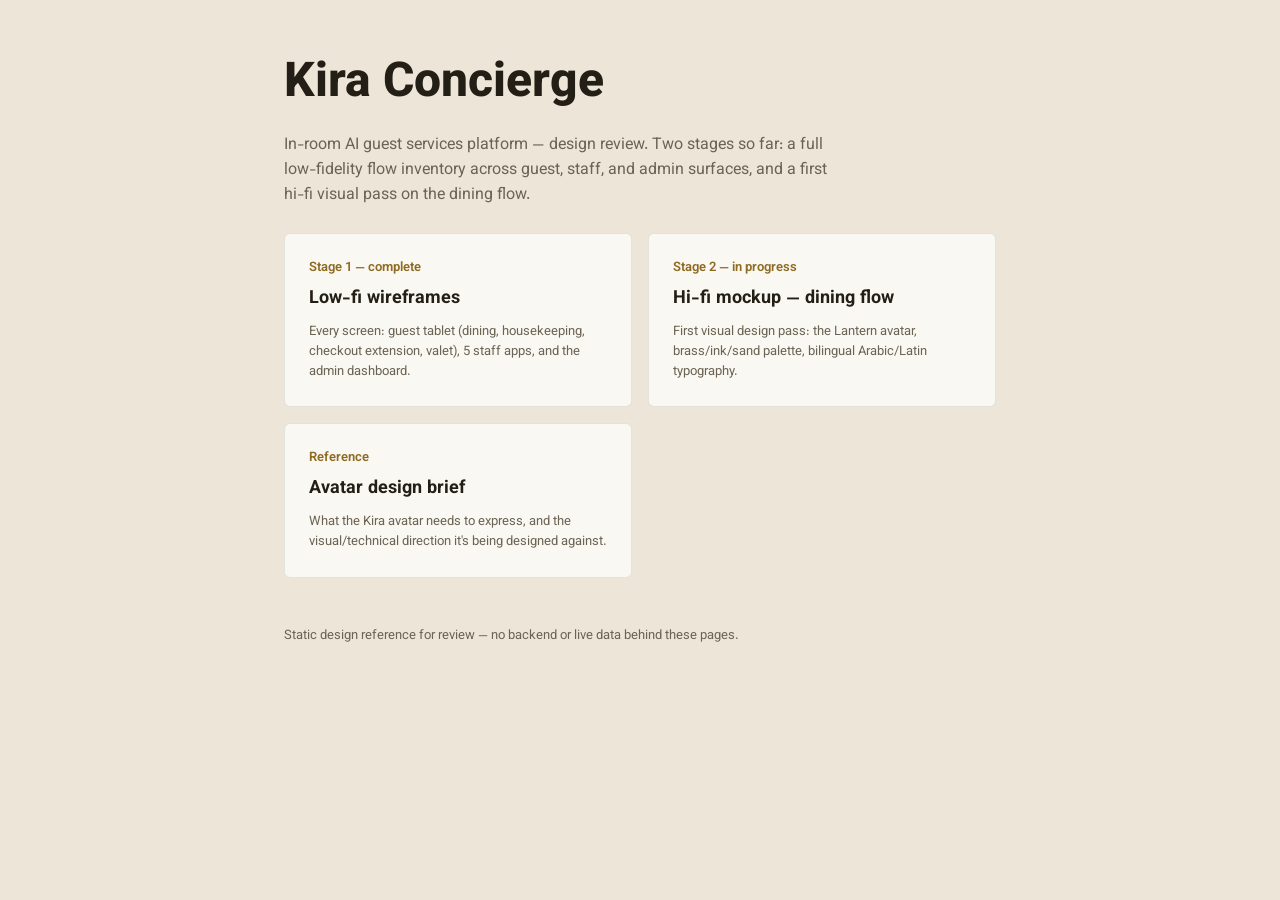
<file: index.html>
<!doctype html>
<html lang="en">
<head>
<meta charset="utf-8">
<meta name="viewport" content="width=device-width, initial-scale=1">
<title>Kira Concierge — Design Review</title>
<link rel="stylesheet" href="mockups/tokens.css">
<style>
  body { background: var(--sand); }
  .hero { max-width: 760px; margin: 0 auto; padding: var(--sp-7) var(--sp-5) var(--sp-5); }
  .hero h1 { font-size: var(--fs-display); font-weight: 800; margin-bottom: var(--sp-3); }
  .hero p { color: var(--muted-on-sand); max-width: 560px; }
  .cards { max-width: 760px; margin: 0 auto; padding: 0 var(--sp-5) var(--sp-7); display: grid; gap: var(--sp-4); grid-template-columns: 1fr; }
  @media (min-width: 640px) { .cards { grid-template-columns: 1fr 1fr; } }
  .card { background: var(--paper); border: 1px solid rgba(36,31,22,.1); border-radius: var(--radius-tool); padding: var(--sp-5); text-decoration: none; color: var(--ink-on-sand); display: block; }
  .card:hover { border-color: var(--brass); }
  .card .tag { font-size: var(--fs-small); color: var(--brass-deep); font-weight: 600; margin-bottom: var(--sp-2); }
  .card h2 { font-size: var(--fs-h2); margin-bottom: var(--sp-2); }
  .card p { color: var(--muted-on-sand); font-size: var(--fs-small); margin: 0; }
  .note { max-width: 760px; margin: 0 auto; padding: 0 var(--sp-5) var(--sp-7); font-size: var(--fs-small); color: var(--muted-on-sand); }
</style>
</head>
<body>
  <div class="hero">
    <h1>Kira Concierge</h1>
    <p>In-room AI guest services platform — design review. Two stages so far: a full low-fidelity flow inventory across guest, staff, and admin surfaces, and a first hi-fi visual pass on the dining flow.</p>
  </div>
  <div class="cards">
    <a class="card" href="wireframes/index.html">
      <div class="tag">Stage 1 — complete</div>
      <h2>Low-fi wireframes</h2>
      <p>Every screen: guest tablet (dining, housekeeping, checkout extension, valet), 5 staff apps, and the admin dashboard.</p>
    </a>
    <a class="card" href="mockups/html/dining.html">
      <div class="tag">Stage 2 — in progress</div>
      <h2>Hi-fi mockup — dining flow</h2>
      <p>First visual design pass: the Lantern avatar, brass/ink/sand palette, bilingual Arabic/Latin typography.</p>
    </a>
    <a class="card" href="avatar-brief.html">
      <div class="tag">Reference</div>
      <h2>Avatar design brief</h2>
      <p>What the Kira avatar needs to express, and the visual/technical direction it's being designed against.</p>
    </a>
  </div>
  <p class="note">Static design reference for review — no backend or live data behind these pages.</p>
</body>
</html>
</file>
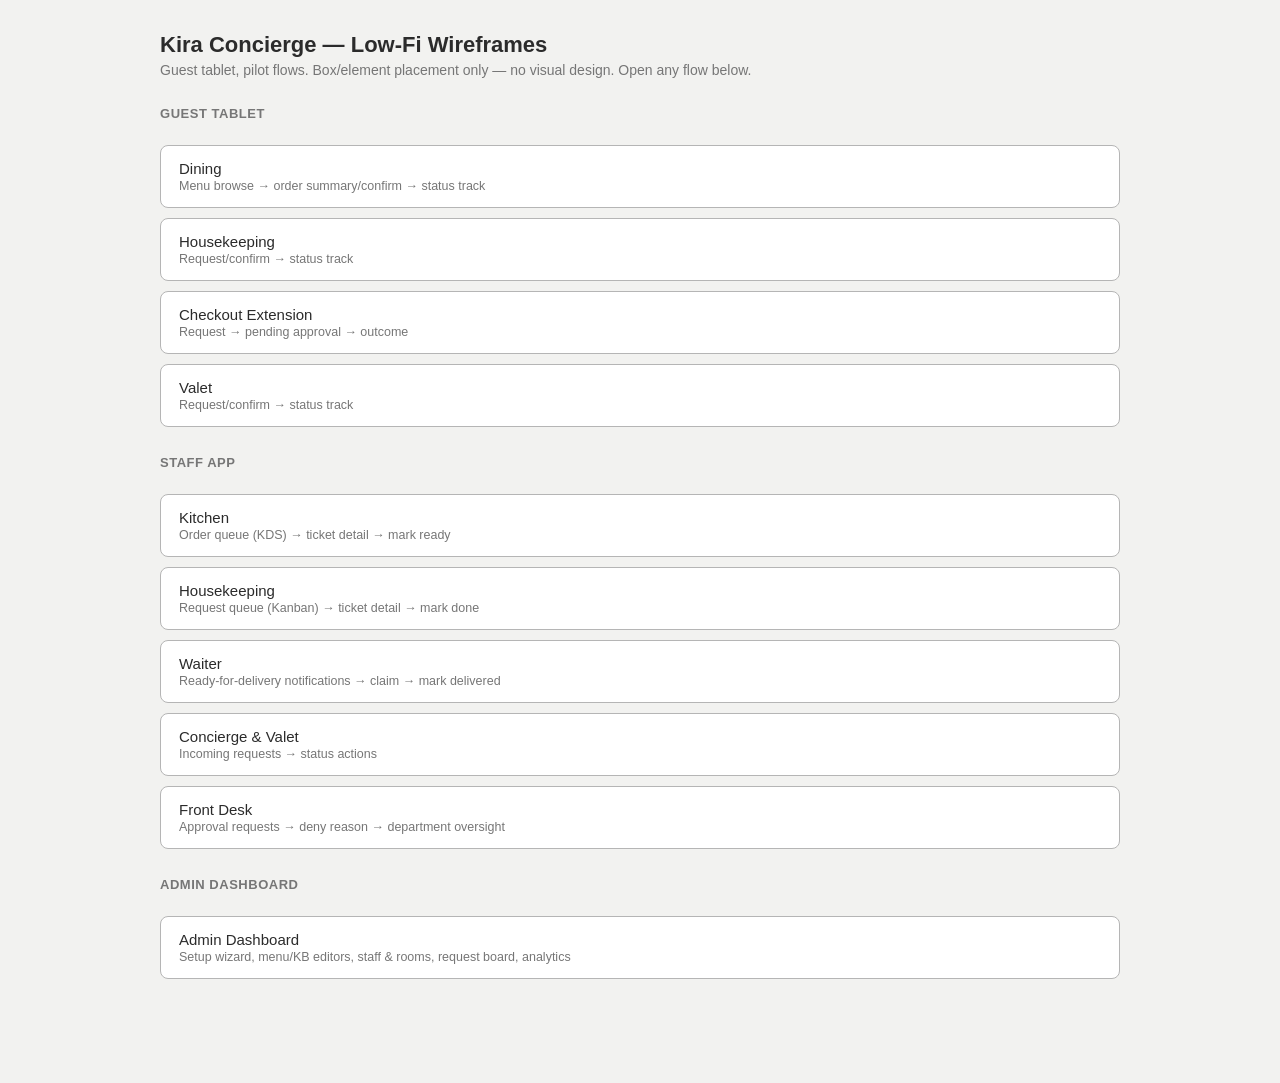
<file: wireframes/index.html>
<!doctype html>
<html lang="en">
<head>
<meta charset="utf-8">
<meta name="viewport" content="width=device-width, initial-scale=1">
<title>Kira Concierge — Wireframes</title>
<link rel="stylesheet" href="wireframe.css">
</head>
<body>
  <div class="page-header">
    <h1>Kira Concierge — Low-Fi Wireframes</h1>
    <p>Guest tablet, pilot flows. Box/element placement only — no visual design. Open any flow below.</p>
  </div>

  <div class="index-section">
    <h3>Guest tablet</h3>
    <ul class="index-list">
      <li><a href="dining.html">Dining<span>Menu browse → order summary/confirm → status track</span></a></li>
      <li><a href="housekeeping.html">Housekeeping<span>Request/confirm → status track</span></a></li>
      <li><a href="checkout-extension.html">Checkout Extension<span>Request → pending approval → outcome</span></a></li>
      <li><a href="valet.html">Valet<span>Request/confirm → status track</span></a></li>
    </ul>
  </div>

  <div class="index-section">
    <h3>Staff app</h3>
    <ul class="index-list">
      <li><a href="staff-kitchen.html">Kitchen<span>Order queue (KDS) → ticket detail → mark ready</span></a></li>
      <li><a href="staff-housekeeping.html">Housekeeping<span>Request queue (Kanban) → ticket detail → mark done</span></a></li>
      <li><a href="staff-waiter.html">Waiter<span>Ready-for-delivery notifications → claim → mark delivered</span></a></li>
      <li><a href="staff-concierge-valet.html">Concierge &amp; Valet<span>Incoming requests → status actions</span></a></li>
      <li><a href="staff-front-desk.html">Front Desk<span>Approval requests → deny reason → department oversight</span></a></li>
    </ul>
  </div>

  <div class="index-section">
    <h3>Admin dashboard</h3>
    <ul class="index-list">
      <li><a href="admin-dashboard.html">Admin Dashboard<span>Setup wizard, menu/KB editors, staff &amp; rooms, request board, analytics</span></a></li>
    </ul>
  </div>
</body>
</html>
</file>
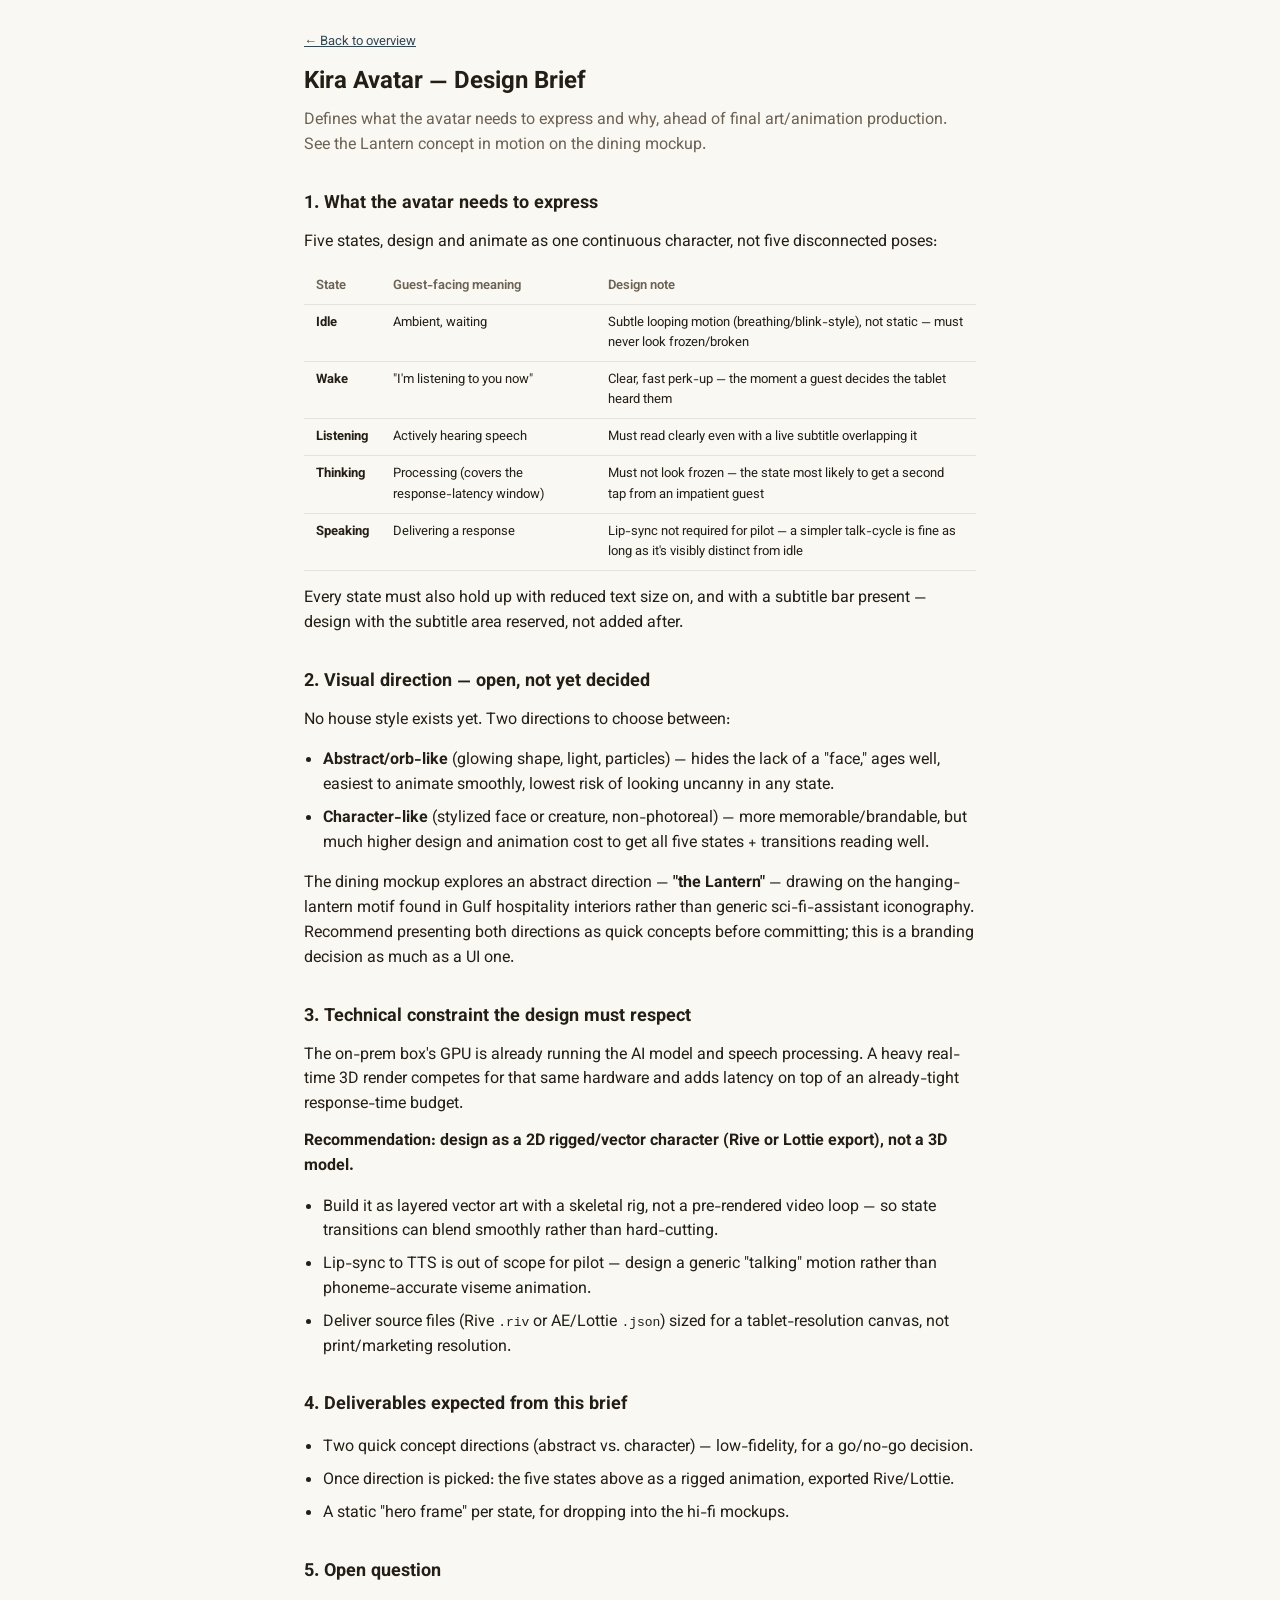
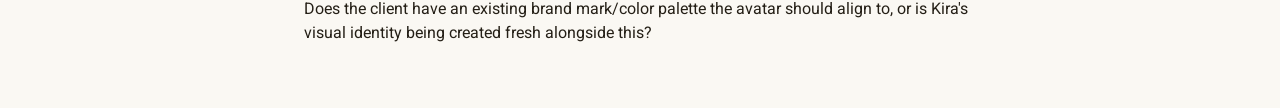
<file: avatar-brief.html>
<!doctype html>
<html lang="en">
<head>
<meta charset="utf-8">
<meta name="viewport" content="width=device-width, initial-scale=1">
<title>Kira Avatar — Design Brief</title>
<link rel="stylesheet" href="mockups/tokens.css">
<style>
  .brief { max-width: 720px; margin: 0 auto; padding: var(--sp-6) var(--sp-5) var(--sp-7); }
  .brief h1 { font-size: var(--fs-h1); margin-bottom: var(--sp-2); }
  .brief h2 { font-size: var(--fs-h2); margin: var(--sp-6) 0 var(--sp-3); }
  .brief p { margin-bottom: var(--sp-3); }
  .brief table { width: 100%; border-collapse: collapse; margin-bottom: var(--sp-4); font-size: var(--fs-small); }
  .brief th, .brief td { text-align: left; padding: var(--sp-2) var(--sp-3); border-bottom: 1px solid rgba(36,31,22,.1); vertical-align: top; }
  .brief th { color: var(--muted-on-sand); font-weight: 600; }
  .brief ul { padding-left: 1.2em; }
  .brief li { margin-bottom: var(--sp-2); }
  .brief .intro { color: var(--muted-on-sand); }
  .back { font-size: var(--fs-small); }
  .back a { color: var(--lagoon); }
</style>
</head>
<body>
  <div class="brief">
    <p class="back"><a href="index.html">&larr; Back to overview</a></p>
    <h1>Kira Avatar — Design Brief</h1>
    <p class="intro">Defines what the avatar needs to express and why, ahead of final art/animation production. See the Lantern concept in motion on the dining mockup.</p>

    <h2>1. What the avatar needs to express</h2>
    <p>Five states, design and animate as one continuous character, not five disconnected poses:</p>
    <table>
      <tr><th>State</th><th>Guest-facing meaning</th><th>Design note</th></tr>
      <tr><td><strong>Idle</strong></td><td>Ambient, waiting</td><td>Subtle looping motion (breathing/blink-style), not static — must never look frozen/broken</td></tr>
      <tr><td><strong>Wake</strong></td><td>"I'm listening to you now"</td><td>Clear, fast perk-up — the moment a guest decides the tablet heard them</td></tr>
      <tr><td><strong>Listening</strong></td><td>Actively hearing speech</td><td>Must read clearly even with a live subtitle overlapping it</td></tr>
      <tr><td><strong>Thinking</strong></td><td>Processing (covers the response-latency window)</td><td>Must not look frozen — the state most likely to get a second tap from an impatient guest</td></tr>
      <tr><td><strong>Speaking</strong></td><td>Delivering a response</td><td>Lip-sync not required for pilot — a simpler talk-cycle is fine as long as it's visibly distinct from idle</td></tr>
    </table>
    <p>Every state must also hold up with reduced text size on, and with a subtitle bar present — design with the subtitle area reserved, not added after.</p>

    <h2>2. Visual direction — open, not yet decided</h2>
    <p>No house style exists yet. Two directions to choose between:</p>
    <ul>
      <li><strong>Abstract/orb-like</strong> (glowing shape, light, particles) — hides the lack of a "face," ages well, easiest to animate smoothly, lowest risk of looking uncanny in any state.</li>
      <li><strong>Character-like</strong> (stylized face or creature, non-photoreal) — more memorable/brandable, but much higher design and animation cost to get all five states + transitions reading well.</li>
    </ul>
    <p>The dining mockup explores an abstract direction — <strong>"the Lantern"</strong> — drawing on the hanging-lantern motif found in Gulf hospitality interiors rather than generic sci-fi-assistant iconography. Recommend presenting both directions as quick concepts before committing; this is a branding decision as much as a UI one.</p>

    <h2>3. Technical constraint the design must respect</h2>
    <p>The on-prem box's GPU is already running the AI model and speech processing. A heavy real-time 3D render competes for that same hardware and adds latency on top of an already-tight response-time budget.</p>
    <p><strong>Recommendation: design as a 2D rigged/vector character (Rive or Lottie export), not a 3D model.</strong></p>
    <ul>
      <li>Build it as layered vector art with a skeletal rig, not a pre-rendered video loop — so state transitions can blend smoothly rather than hard-cutting.</li>
      <li>Lip-sync to TTS is out of scope for pilot — design a generic "talking" motion rather than phoneme-accurate viseme animation.</li>
      <li>Deliver source files (Rive <code>.riv</code> or AE/Lottie <code>.json</code>) sized for a tablet-resolution canvas, not print/marketing resolution.</li>
    </ul>

    <h2>4. Deliverables expected from this brief</h2>
    <ul>
      <li>Two quick concept directions (abstract vs. character) — low-fidelity, for a go/no-go decision.</li>
      <li>Once direction is picked: the five states above as a rigged animation, exported Rive/Lottie.</li>
      <li>A static "hero frame" per state, for dropping into the hi-fi mockups.</li>
    </ul>

    <h2>5. Open question</h2>
    <p>Does the client have an existing brand mark/color palette the avatar should align to, or is Kira's visual identity being created fresh alongside this?</p>
  </div>
</body>
</html>
</file>
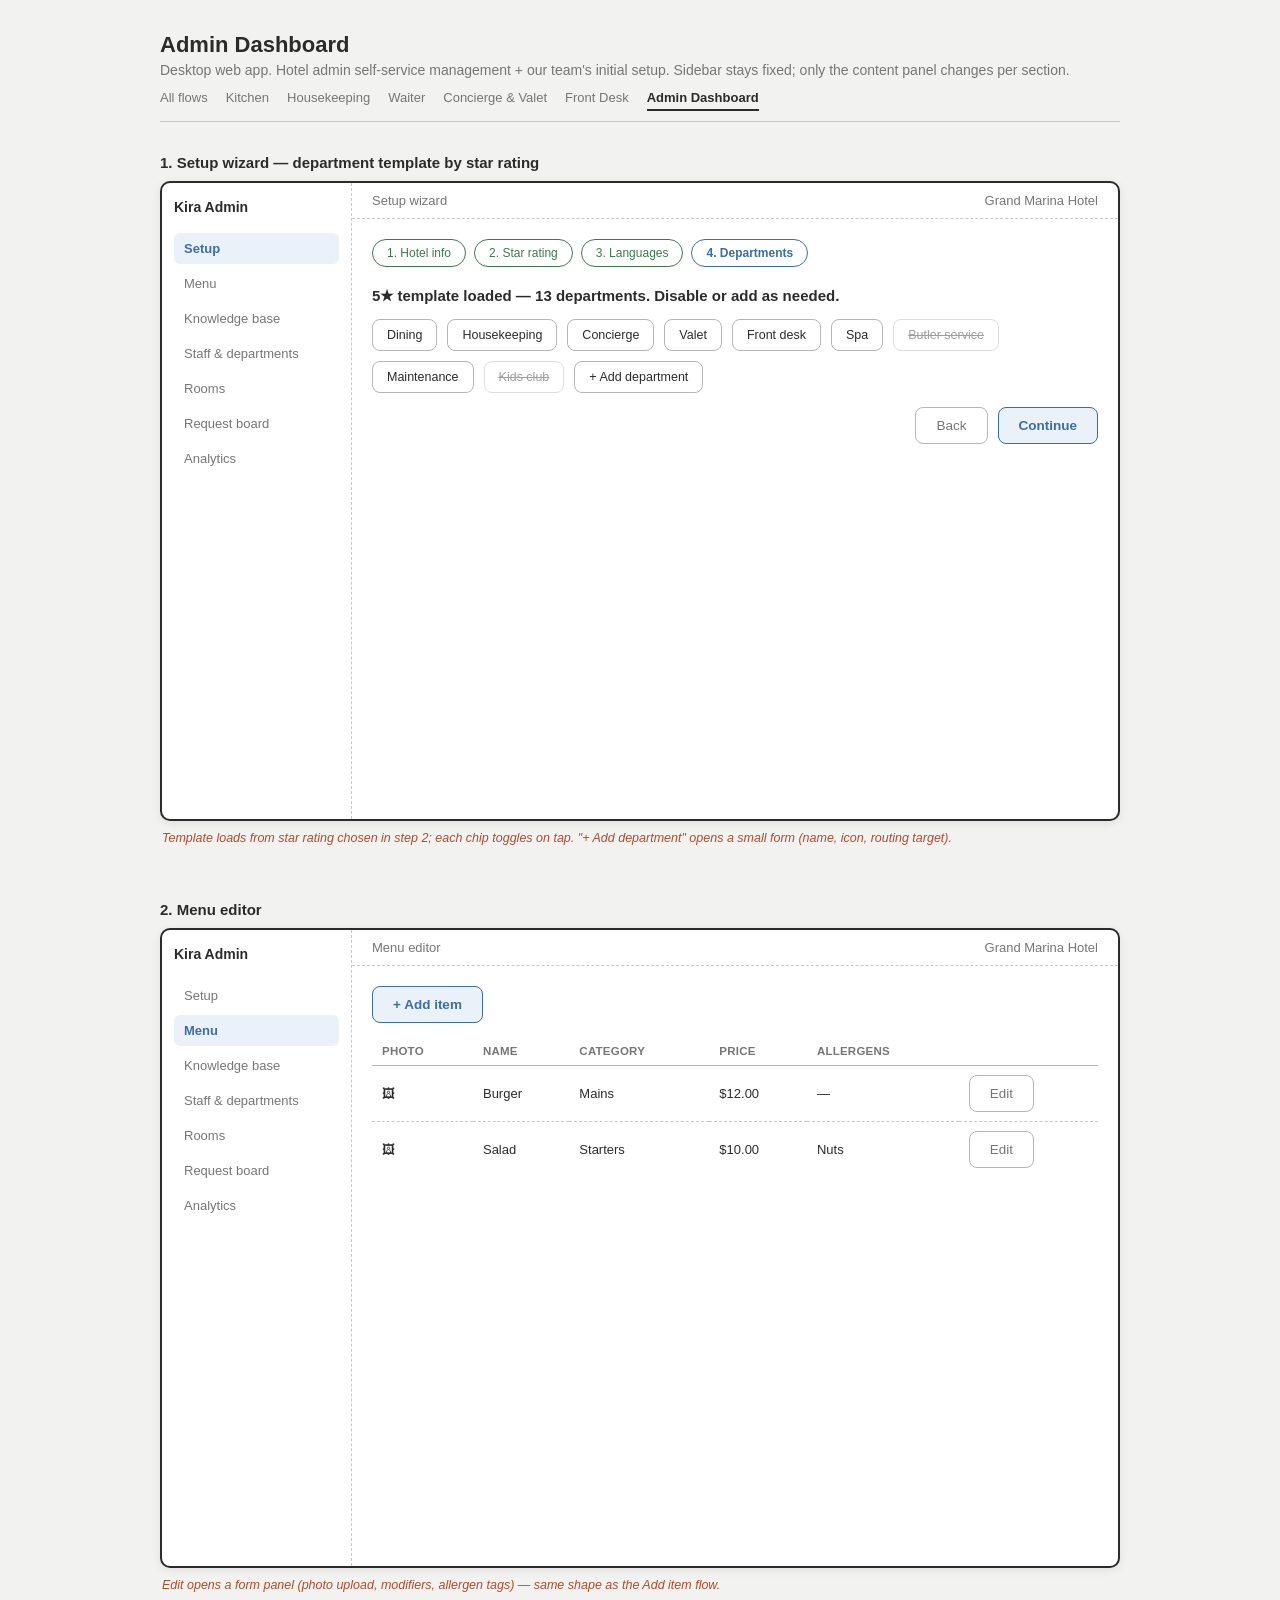
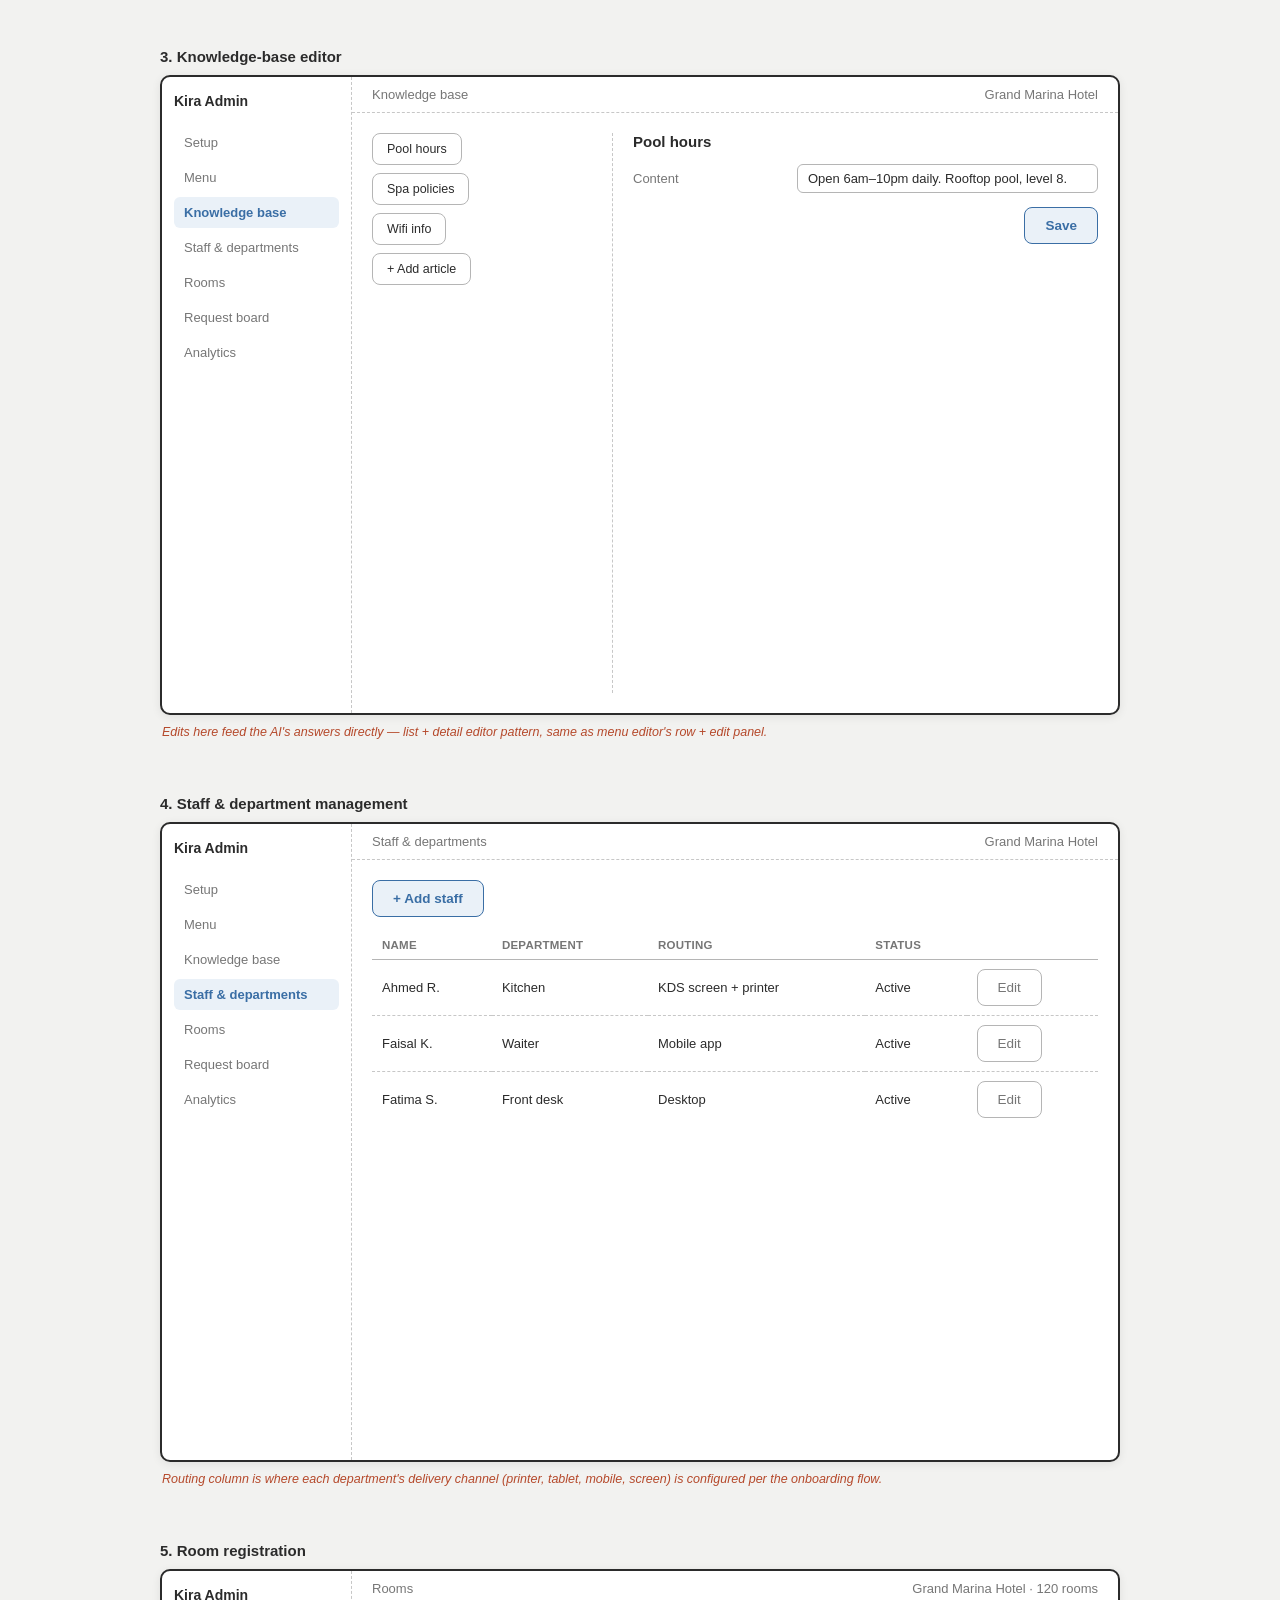
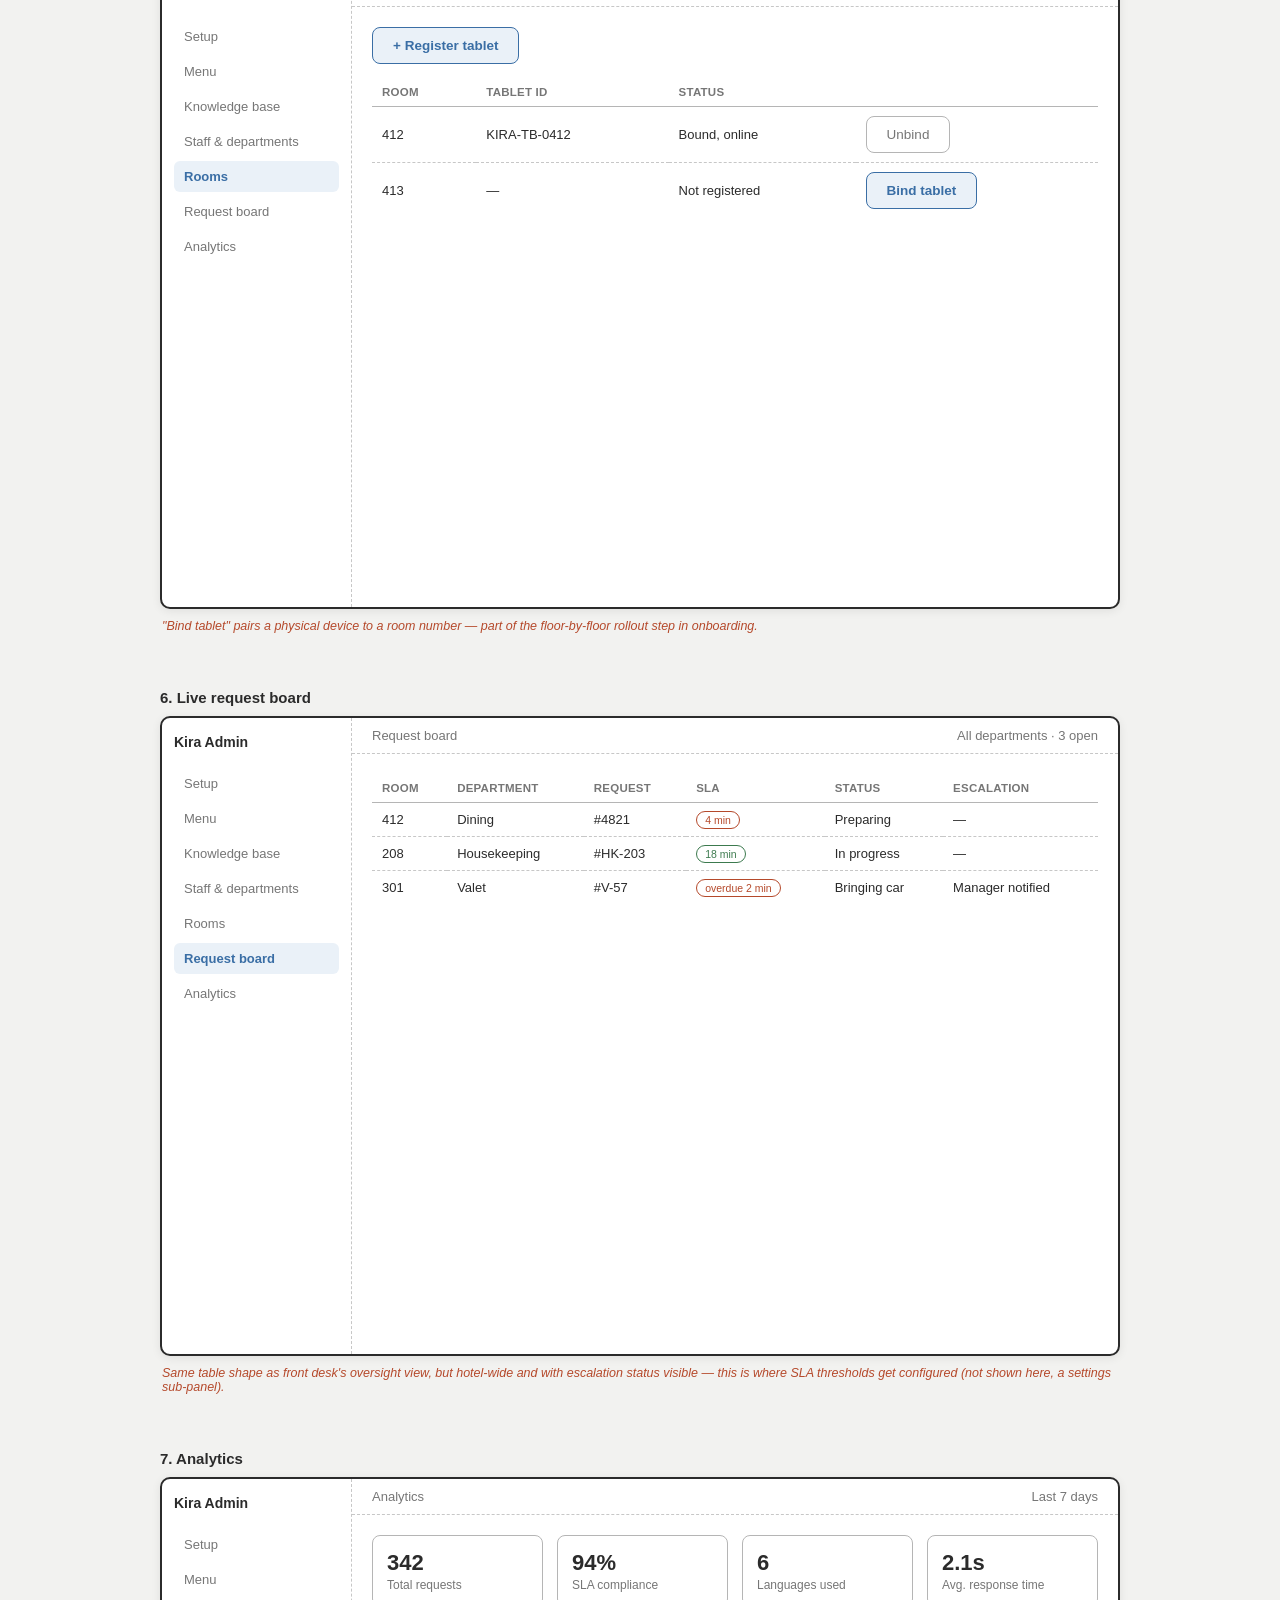
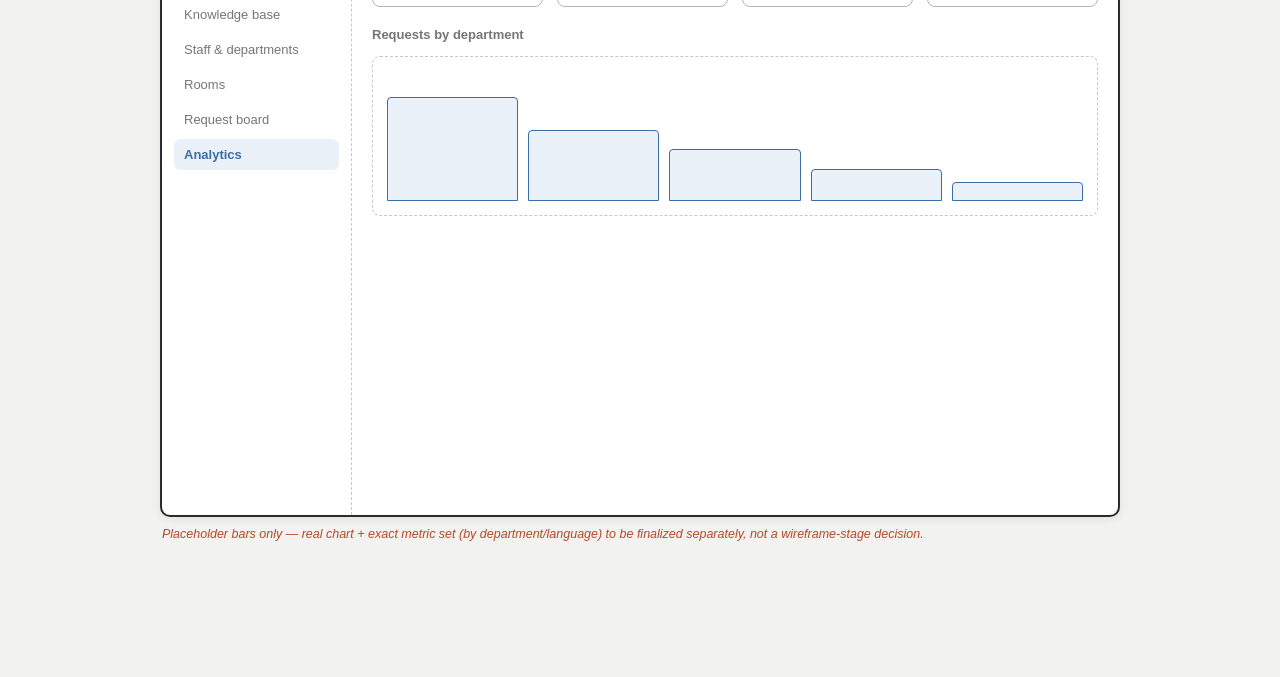
<file: wireframes/admin-dashboard.html>
<!doctype html>
<html lang="en">
<head>
<meta charset="utf-8">
<meta name="viewport" content="width=device-width, initial-scale=1">
<title>Kira Concierge — Admin Dashboard Wireframes</title>
<link rel="stylesheet" href="wireframe.css">
</head>
<body>
  <div class="page-header">
    <h1>Admin Dashboard</h1>
    <p>Desktop web app. Hotel admin self-service management + our team's initial setup. Sidebar stays fixed; only the content panel changes per section.</p>
  </div>
  <nav class="flow-nav">
    <a href="index.html">All flows</a>
    <a href="staff-kitchen.html">Kitchen</a>
    <a href="staff-housekeeping.html">Housekeeping</a>
    <a href="staff-waiter.html">Waiter</a>
    <a href="staff-concierge-valet.html">Concierge &amp; Valet</a>
    <a href="staff-front-desk.html">Front Desk</a>
    <a href="admin-dashboard.html" class="current">Admin Dashboard</a>
  </nav>

  <!-- Screen 1: Setup wizard -->
  <section class="screen-block">
    <h2>1. Setup wizard — department template by star rating</h2>
    <div class="desktop-frame">
      <div class="desktop-sidebar">
        <div class="brand">Kira Admin</div>
        <a class="sidebar-link active">Setup</a>
        <a class="sidebar-link">Menu</a>
        <a class="sidebar-link">Knowledge base</a>
        <a class="sidebar-link">Staff &amp; departments</a>
        <a class="sidebar-link">Rooms</a>
        <a class="sidebar-link">Request board</a>
        <a class="sidebar-link">Analytics</a>
      </div>
      <div class="desktop-main">
        <div class="desktop-topbar"><span>Setup wizard</span><span>Grand Marina Hotel</span></div>
        <div class="desktop-content">
          <div class="wizard-steps">
            <span class="wizard-step done">1. Hotel info</span>
            <span class="wizard-step done">2. Star rating</span>
            <span class="wizard-step done">3. Languages</span>
            <span class="wizard-step active">4. Departments</span>
          </div>
          <p class="panel-title">5★ template loaded — 13 departments. Disable or add as needed.</p>
          <div class="dept-grid">
            <span class="dept-chip">Dining</span>
            <span class="dept-chip">Housekeeping</span>
            <span class="dept-chip">Concierge</span>
            <span class="dept-chip">Valet</span>
            <span class="dept-chip">Front desk</span>
            <span class="dept-chip">Spa</span>
            <span class="dept-chip off">Butler service</span>
            <span class="dept-chip">Maintenance</span>
            <span class="dept-chip off">Kids club</span>
            <span class="dept-chip">+ Add department</span>
          </div>
          <div class="panel-actions">
            <button class="btn btn-secondary">Back</button>
            <button class="btn btn-primary">Continue</button>
          </div>
        </div>
      </div>
    </div>
    <p class="state-note">Template loads from star rating chosen in step 2; each chip toggles on tap. "+ Add department" opens a small form (name, icon, routing target).</p>
  </section>

  <!-- Screen 2: Menu editor -->
  <section class="screen-block">
    <h2>2. Menu editor</h2>
    <div class="desktop-frame">
      <div class="desktop-sidebar">
        <div class="brand">Kira Admin</div>
        <a class="sidebar-link">Setup</a>
        <a class="sidebar-link active">Menu</a>
        <a class="sidebar-link">Knowledge base</a>
        <a class="sidebar-link">Staff &amp; departments</a>
        <a class="sidebar-link">Rooms</a>
        <a class="sidebar-link">Request board</a>
        <a class="sidebar-link">Analytics</a>
      </div>
      <div class="desktop-main">
        <div class="desktop-topbar"><span>Menu editor</span><span>Grand Marina Hotel</span></div>
        <div class="desktop-content">
          <div class="panel-actions" style="justify-content:flex-start;margin:0 0 14px;">
            <button class="btn btn-primary">+ Add item</button>
          </div>
          <table class="data-table">
            <tr><th>Photo</th><th>Name</th><th>Category</th><th>Price</th><th>Allergens</th><th></th></tr>
            <tr><td>🖼</td><td>Burger</td><td>Mains</td><td>$12.00</td><td>—</td><td><button class="btn btn-secondary">Edit</button></td></tr>
            <tr><td>🖼</td><td>Salad</td><td>Starters</td><td>$10.00</td><td>Nuts</td><td><button class="btn btn-secondary">Edit</button></td></tr>
          </table>
        </div>
      </div>
    </div>
    <p class="state-note">Edit opens a form panel (photo upload, modifiers, allergen tags) — same shape as the Add item flow.</p>
  </section>

  <!-- Screen 3: Knowledge base editor -->
  <section class="screen-block">
    <h2>3. Knowledge-base editor</h2>
    <div class="desktop-frame">
      <div class="desktop-sidebar">
        <div class="brand">Kira Admin</div>
        <a class="sidebar-link">Setup</a>
        <a class="sidebar-link">Menu</a>
        <a class="sidebar-link active">Knowledge base</a>
        <a class="sidebar-link">Staff &amp; departments</a>
        <a class="sidebar-link">Rooms</a>
        <a class="sidebar-link">Request board</a>
        <a class="sidebar-link">Analytics</a>
      </div>
      <div class="desktop-main">
        <div class="desktop-topbar"><span>Knowledge base</span><span>Grand Marina Hotel</span></div>
        <div class="desktop-content">
          <div style="display:flex;gap:20px;height:100%;">
            <div style="width:220px;flex-shrink:0;">
              <div class="form-row" style="margin-bottom:8px;"><span class="dept-chip">Pool hours</span></div>
              <div class="form-row" style="margin-bottom:8px;"><span class="dept-chip">Spa policies</span></div>
              <div class="form-row" style="margin-bottom:8px;"><span class="dept-chip">Wifi info</span></div>
              <div class="form-row"><span class="dept-chip">+ Add article</span></div>
            </div>
            <div style="flex:1;border-left:1px dashed var(--line-dashed);padding-left:20px;">
              <p class="panel-title">Pool hours</p>
              <div class="form-row"><label>Content</label><input class="form-input" style="max-width:420px;" value="Open 6am–10pm daily. Rooftop pool, level 8."></div>
              <div class="panel-actions"><button class="btn btn-primary">Save</button></div>
            </div>
          </div>
        </div>
      </div>
    </div>
    <p class="state-note">Edits here feed the AI's answers directly — list + detail editor pattern, same as menu editor's row + edit panel.</p>
  </section>

  <!-- Screen 4: Staff & department management -->
  <section class="screen-block">
    <h2>4. Staff &amp; department management</h2>
    <div class="desktop-frame">
      <div class="desktop-sidebar">
        <div class="brand">Kira Admin</div>
        <a class="sidebar-link">Setup</a>
        <a class="sidebar-link">Menu</a>
        <a class="sidebar-link">Knowledge base</a>
        <a class="sidebar-link active">Staff &amp; departments</a>
        <a class="sidebar-link">Rooms</a>
        <a class="sidebar-link">Request board</a>
        <a class="sidebar-link">Analytics</a>
      </div>
      <div class="desktop-main">
        <div class="desktop-topbar"><span>Staff &amp; departments</span><span>Grand Marina Hotel</span></div>
        <div class="desktop-content">
          <div class="panel-actions" style="justify-content:flex-start;margin:0 0 14px;">
            <button class="btn btn-primary">+ Add staff</button>
          </div>
          <table class="data-table">
            <tr><th>Name</th><th>Department</th><th>Routing</th><th>Status</th><th></th></tr>
            <tr><td>Ahmed R.</td><td>Kitchen</td><td>KDS screen + printer</td><td>Active</td><td><button class="btn btn-secondary">Edit</button></td></tr>
            <tr><td>Faisal K.</td><td>Waiter</td><td>Mobile app</td><td>Active</td><td><button class="btn btn-secondary">Edit</button></td></tr>
            <tr><td>Fatima S.</td><td>Front desk</td><td>Desktop</td><td>Active</td><td><button class="btn btn-secondary">Edit</button></td></tr>
          </table>
        </div>
      </div>
    </div>
    <p class="state-note">Routing column is where each department's delivery channel (printer, tablet, mobile, screen) is configured per the onboarding flow.</p>
  </section>

  <!-- Screen 5: Room registration -->
  <section class="screen-block">
    <h2>5. Room registration</h2>
    <div class="desktop-frame">
      <div class="desktop-sidebar">
        <div class="brand">Kira Admin</div>
        <a class="sidebar-link">Setup</a>
        <a class="sidebar-link">Menu</a>
        <a class="sidebar-link">Knowledge base</a>
        <a class="sidebar-link">Staff &amp; departments</a>
        <a class="sidebar-link active">Rooms</a>
        <a class="sidebar-link">Request board</a>
        <a class="sidebar-link">Analytics</a>
      </div>
      <div class="desktop-main">
        <div class="desktop-topbar"><span>Rooms</span><span>Grand Marina Hotel · 120 rooms</span></div>
        <div class="desktop-content">
          <div class="panel-actions" style="justify-content:flex-start;margin:0 0 14px;">
            <button class="btn btn-primary">+ Register tablet</button>
          </div>
          <table class="data-table">
            <tr><th>Room</th><th>Tablet ID</th><th>Status</th><th></th></tr>
            <tr><td>412</td><td>KIRA-TB-0412</td><td>Bound, online</td><td><button class="btn btn-secondary">Unbind</button></td></tr>
            <tr><td>413</td><td>—</td><td>Not registered</td><td><button class="btn btn-primary">Bind tablet</button></td></tr>
          </table>
        </div>
      </div>
    </div>
    <p class="state-note">"Bind tablet" pairs a physical device to a room number — part of the floor-by-floor rollout step in onboarding.</p>
  </section>

  <!-- Screen 6: Live request board -->
  <section class="screen-block">
    <h2>6. Live request board</h2>
    <div class="desktop-frame">
      <div class="desktop-sidebar">
        <div class="brand">Kira Admin</div>
        <a class="sidebar-link">Setup</a>
        <a class="sidebar-link">Menu</a>
        <a class="sidebar-link">Knowledge base</a>
        <a class="sidebar-link">Staff &amp; departments</a>
        <a class="sidebar-link">Rooms</a>
        <a class="sidebar-link active">Request board</a>
        <a class="sidebar-link">Analytics</a>
      </div>
      <div class="desktop-main">
        <div class="desktop-topbar"><span>Request board</span><span>All departments · 3 open</span></div>
        <div class="desktop-content">
          <table class="data-table">
            <tr><th>Room</th><th>Department</th><th>Request</th><th>SLA</th><th>Status</th><th>Escalation</th></tr>
            <tr><td>412</td><td>Dining</td><td>#4821</td><td><span class="sla-badge warn">4 min</span></td><td>Preparing</td><td>—</td></tr>
            <tr><td>208</td><td>Housekeeping</td><td>#HK-203</td><td><span class="sla-badge ok">18 min</span></td><td>In progress</td><td>—</td></tr>
            <tr><td>301</td><td>Valet</td><td>#V-57</td><td><span class="sla-badge warn">overdue 2 min</span></td><td>Bringing car</td><td>Manager notified</td></tr>
          </table>
        </div>
      </div>
    </div>
    <p class="state-note">Same table shape as front desk's oversight view, but hotel-wide and with escalation status visible — this is where SLA thresholds get configured (not shown here, a settings sub-panel).</p>
  </section>

  <!-- Screen 7: Analytics -->
  <section class="screen-block">
    <h2>7. Analytics</h2>
    <div class="desktop-frame">
      <div class="desktop-sidebar">
        <div class="brand">Kira Admin</div>
        <a class="sidebar-link">Setup</a>
        <a class="sidebar-link">Menu</a>
        <a class="sidebar-link">Knowledge base</a>
        <a class="sidebar-link">Staff &amp; departments</a>
        <a class="sidebar-link">Rooms</a>
        <a class="sidebar-link">Request board</a>
        <a class="sidebar-link active">Analytics</a>
      </div>
      <div class="desktop-main">
        <div class="desktop-topbar"><span>Analytics</span><span>Last 7 days</span></div>
        <div class="desktop-content">
          <div class="stat-grid">
            <div class="stat-tile"><div class="value">342</div><div class="label">Total requests</div></div>
            <div class="stat-tile"><div class="value">94%</div><div class="label">SLA compliance</div></div>
            <div class="stat-tile"><div class="value">6</div><div class="label">Languages used</div></div>
            <div class="stat-tile"><div class="value">2.1s</div><div class="label">Avg. response time</div></div>
          </div>
          <p class="panel-title" style="font-size:13px;color:var(--muted);">Requests by department</p>
          <div class="bar-chart-placeholder">
            <div class="bar" style="height:80%;"></div>
            <div class="bar" style="height:55%;"></div>
            <div class="bar" style="height:40%;"></div>
            <div class="bar" style="height:25%;"></div>
            <div class="bar" style="height:15%;"></div>
          </div>
        </div>
      </div>
    </div>
    <p class="state-note">Placeholder bars only — real chart + exact metric set (by department/language) to be finalized separately, not a wireframe-stage decision.</p>
  </section>
</body>
</html>
</file>
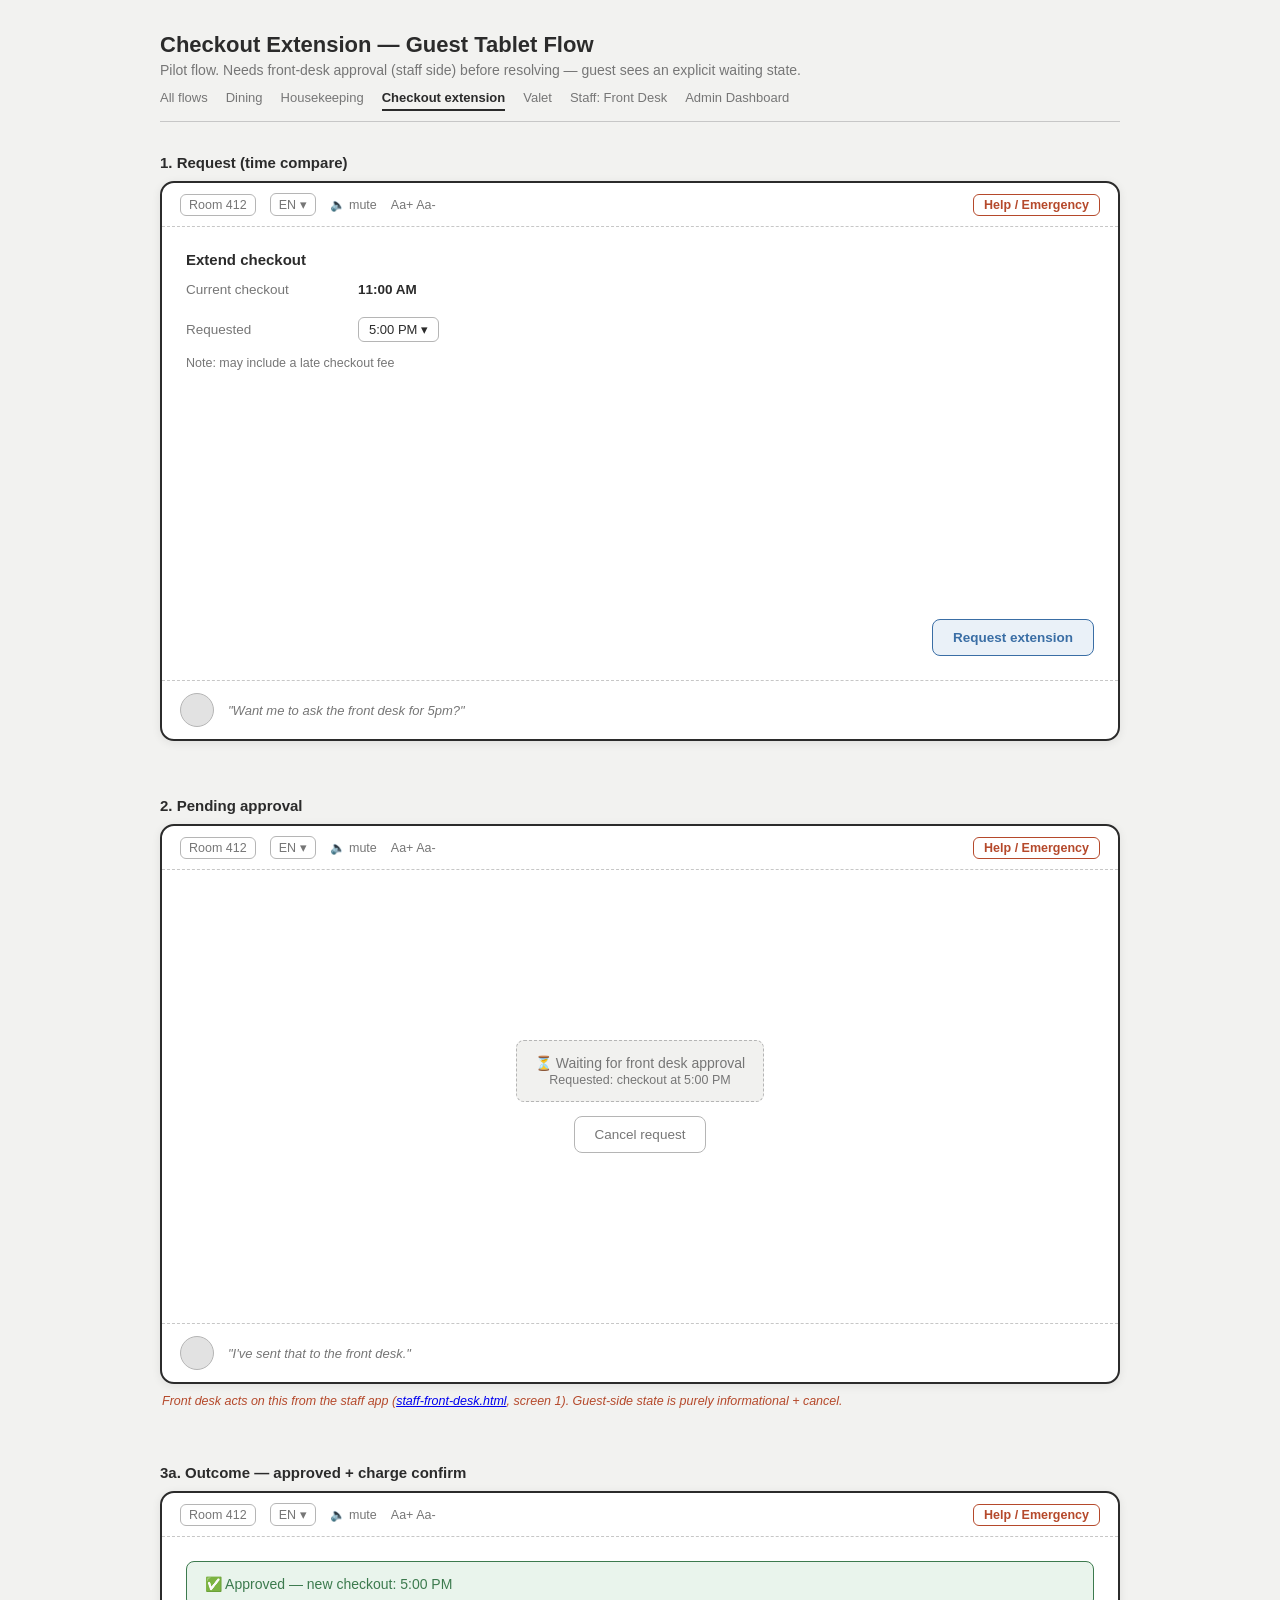
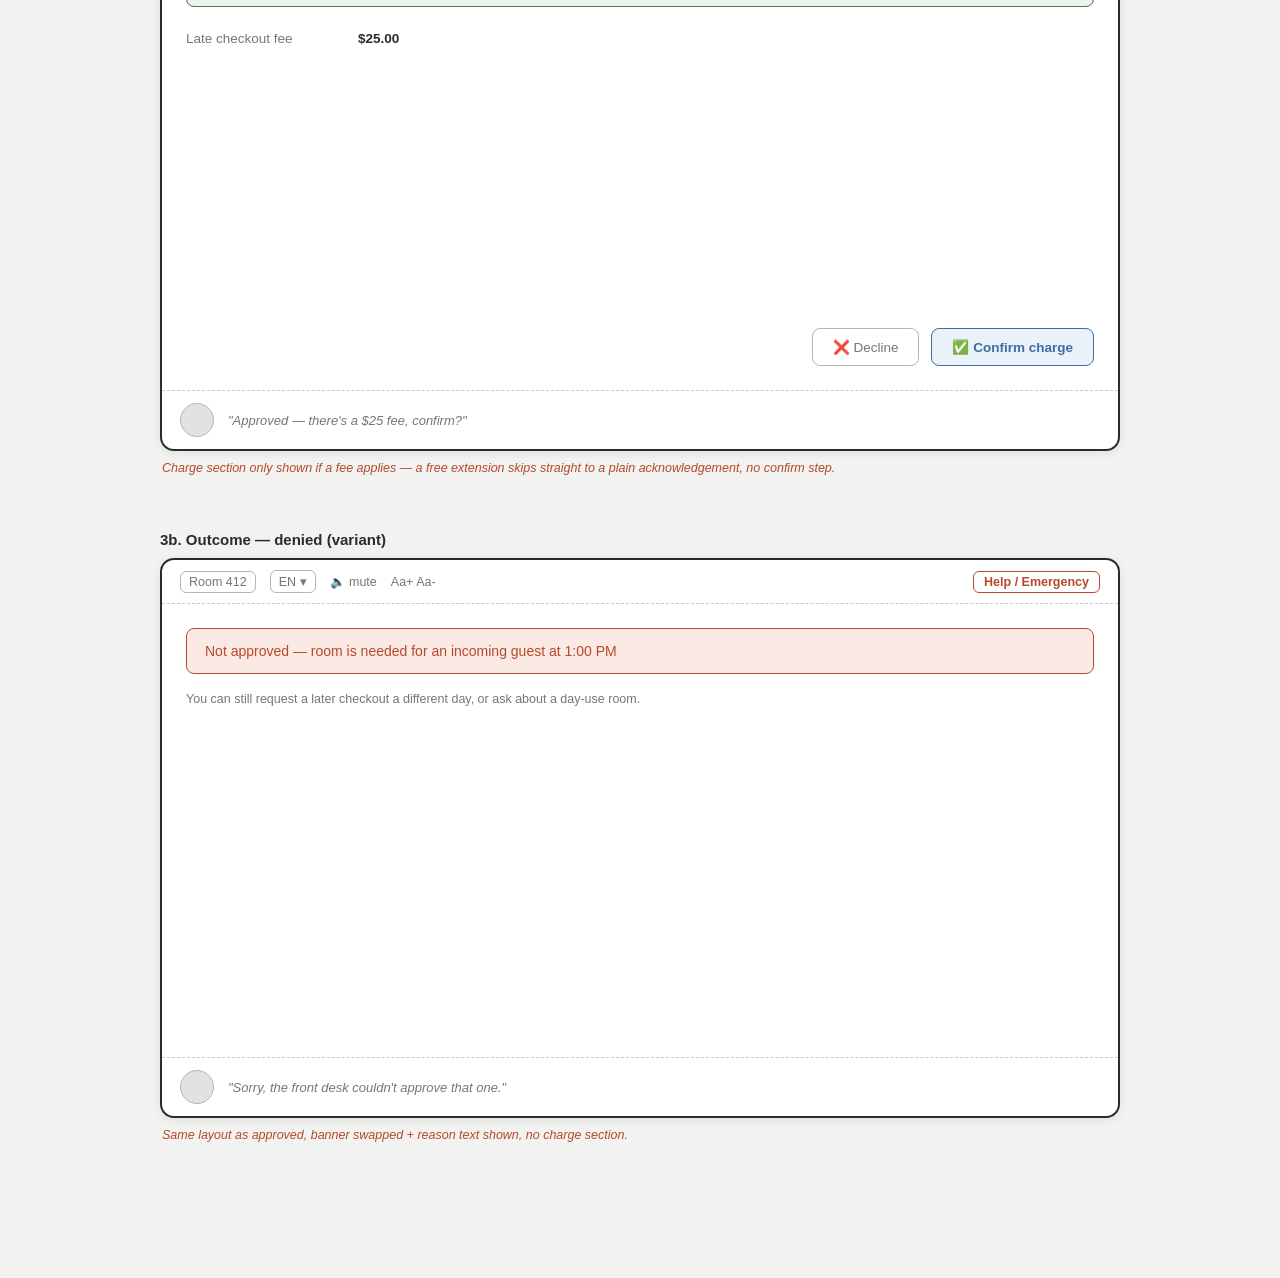
<file: wireframes/checkout-extension.html>
<!doctype html>
<html lang="en">
<head>
<meta charset="utf-8">
<meta name="viewport" content="width=device-width, initial-scale=1">
<title>Kira Concierge — Checkout Extension Wireframes</title>
<link rel="stylesheet" href="wireframe.css">
</head>
<body>
  <div class="page-header">
    <h1>Checkout Extension — Guest Tablet Flow</h1>
    <p>Pilot flow. Needs front-desk approval (staff side) before resolving — guest sees an explicit waiting state.</p>
  </div>
  <nav class="flow-nav">
    <a href="index.html">All flows</a>
    <a href="dining.html">Dining</a>
    <a href="housekeeping.html">Housekeeping</a>
    <a href="checkout-extension.html" class="current">Checkout extension</a>
    <a href="valet.html">Valet</a>
    <a href="staff-front-desk.html">Staff: Front Desk</a>
    <a href="admin-dashboard.html">Admin Dashboard</a>
  </nav>

  <!-- Screen 1: Request -->
  <section class="screen-block">
    <h2>1. Request (time compare)</h2>
    <div class="tablet-frame">
      <div class="nav-bar">
        <div class="nav-left">
          <span class="nav-chip">Room 412</span>
          <span class="nav-chip">EN ▾</span>
          <span>🔈 mute</span>
          <span>Aa+ Aa-</span>
        </div>
        <div class="nav-right"><span class="nav-emergency">Help / Emergency</span></div>
      </div>
      <div class="content-area">
        <h3 style="margin:0 0 4px;font-size:15px;">Extend checkout</h3>
        <div class="field-row">
          <span class="label">Current checkout</span>
          <span class="value">11:00 AM</span>
        </div>
        <div class="field-row">
          <span class="label">Requested</span>
          <span class="select-chip">5:00 PM ▾</span>
        </div>
        <p class="helper-text">Note: may include a late checkout fee</p>
        <div class="btn-row">
          <button class="btn btn-primary">Request extension</button>
        </div>
      </div>
      <div class="avatar-dock">
        <div class="avatar-circle"></div>
        <span class="subtitle">"Want me to ask the front desk for 5pm?"</span>
      </div>
    </div>
  </section>

  <!-- Screen 2: Pending approval -->
  <section class="screen-block">
    <h2>2. Pending approval</h2>
    <div class="tablet-frame">
      <div class="nav-bar">
        <div class="nav-left">
          <span class="nav-chip">Room 412</span>
          <span class="nav-chip">EN ▾</span>
          <span>🔈 mute</span>
          <span>Aa+ Aa-</span>
        </div>
        <div class="nav-right"><span class="nav-emergency">Help / Emergency</span></div>
      </div>
      <div class="content-area" style="justify-content:center;align-items:center;">
        <div class="banner pending" style="max-width:480px;">
          ⏳ Waiting for front desk approval<br>
          <span style="font-size:12.5px;">Requested: checkout at 5:00 PM</span>
        </div>
        <button class="btn btn-secondary">Cancel request</button>
      </div>
      <div class="avatar-dock">
        <div class="avatar-circle"></div>
        <span class="subtitle">"I've sent that to the front desk."</span>
      </div>
    </div>
    <p class="state-note">Front desk acts on this from the staff app (<a href="staff-front-desk.html">staff-front-desk.html</a>, screen 1). Guest-side state is purely informational + cancel.</p>
  </section>

  <!-- Screen 3: Outcome -->
  <section class="screen-block">
    <h2>3a. Outcome — approved + charge confirm</h2>
    <div class="tablet-frame">
      <div class="nav-bar">
        <div class="nav-left">
          <span class="nav-chip">Room 412</span>
          <span class="nav-chip">EN ▾</span>
          <span>🔈 mute</span>
          <span>Aa+ Aa-</span>
        </div>
        <div class="nav-right"><span class="nav-emergency">Help / Emergency</span></div>
      </div>
      <div class="content-area">
        <div class="banner good">✅ Approved — new checkout: 5:00 PM</div>
        <div class="field-row">
          <span class="label">Late checkout fee</span>
          <span class="value">$25.00</span>
        </div>
        <div class="btn-row">
          <button class="btn btn-secondary">❌ Decline</button>
          <button class="btn btn-primary">✅ Confirm charge</button>
        </div>
      </div>
      <div class="avatar-dock">
        <div class="avatar-circle"></div>
        <span class="subtitle">"Approved — there's a $25 fee, confirm?"</span>
      </div>
    </div>
    <p class="state-note">Charge section only shown if a fee applies — a free extension skips straight to a plain acknowledgement, no confirm step.</p>
  </section>

  <section class="screen-block">
    <h2>3b. Outcome — denied (variant)</h2>
    <div class="tablet-frame">
      <div class="nav-bar">
        <div class="nav-left">
          <span class="nav-chip">Room 412</span>
          <span class="nav-chip">EN ▾</span>
          <span>🔈 mute</span>
          <span>Aa+ Aa-</span>
        </div>
        <div class="nav-right"><span class="nav-emergency">Help / Emergency</span></div>
      </div>
      <div class="content-area">
        <div class="banner warn">Not approved — room is needed for an incoming guest at 1:00 PM</div>
        <p class="helper-text">You can still request a later checkout a different day, or ask about a day-use room.</p>
      </div>
      <div class="avatar-dock">
        <div class="avatar-circle"></div>
        <span class="subtitle">"Sorry, the front desk couldn't approve that one."</span>
      </div>
    </div>
    <p class="state-note">Same layout as approved, banner swapped + reason text shown, no charge section.</p>
  </section>
</body>
</html>
</file>
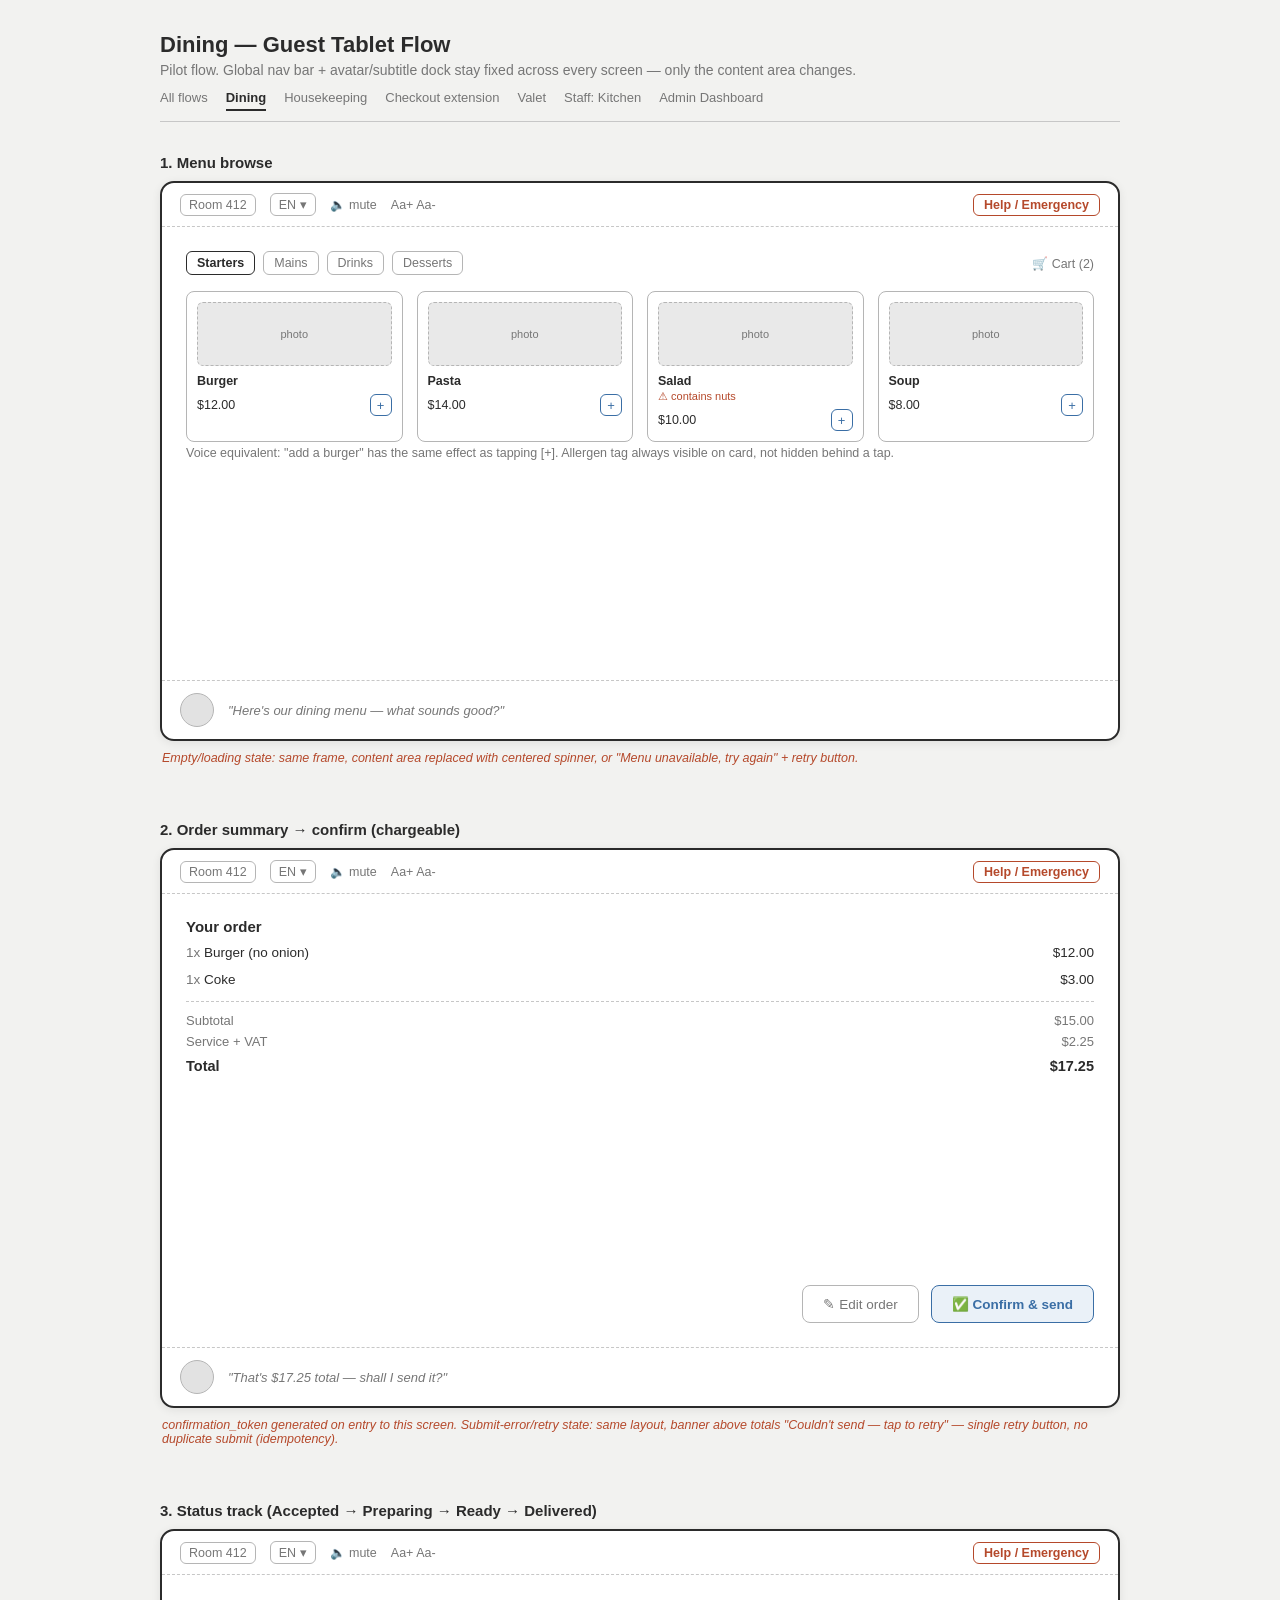
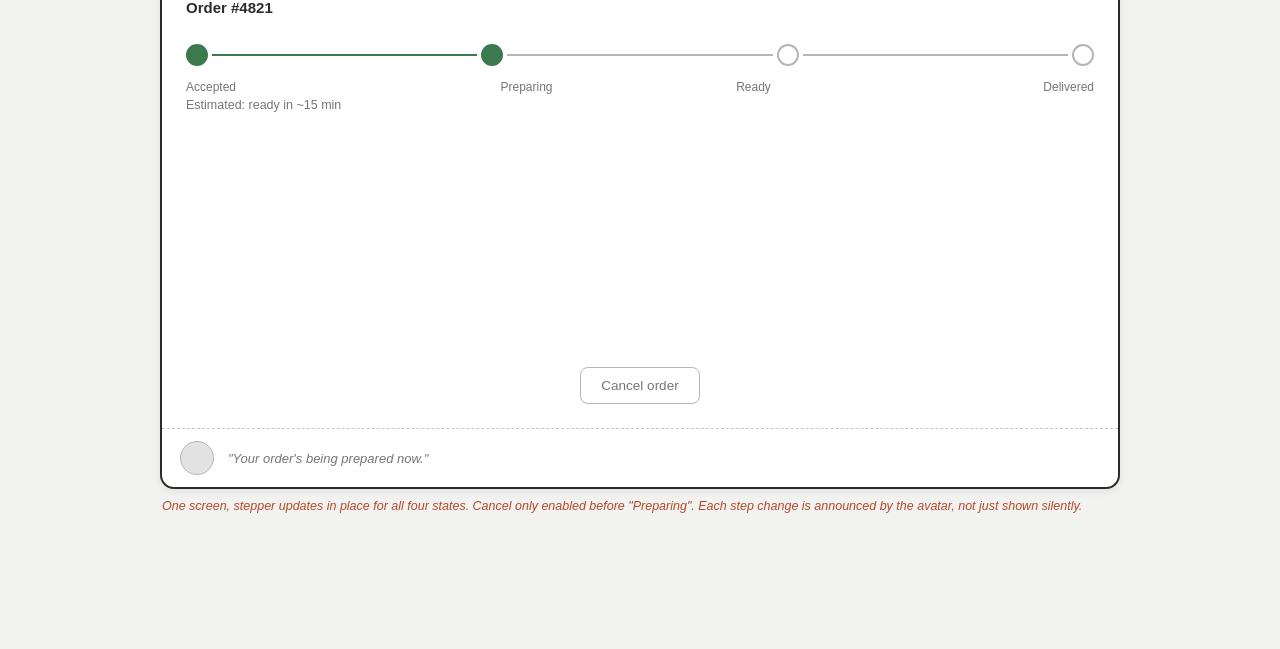
<file: wireframes/dining.html>
<!doctype html>
<html lang="en">
<head>
<meta charset="utf-8">
<meta name="viewport" content="width=device-width, initial-scale=1">
<title>Kira Concierge — Dining Wireframes</title>
<link rel="stylesheet" href="wireframe.css">
</head>
<body>
  <div class="page-header">
    <h1>Dining — Guest Tablet Flow</h1>
    <p>Pilot flow. Global nav bar + avatar/subtitle dock stay fixed across every screen — only the content area changes.</p>
  </div>
  <nav class="flow-nav">
    <a href="index.html">All flows</a>
    <a href="dining.html" class="current">Dining</a>
    <a href="housekeeping.html">Housekeeping</a>
    <a href="checkout-extension.html">Checkout extension</a>
    <a href="valet.html">Valet</a>
    <a href="staff-kitchen.html">Staff: Kitchen</a>
    <a href="admin-dashboard.html">Admin Dashboard</a>
  </nav>

  <!-- Screen 1: Menu browse -->
  <section class="screen-block">
    <h2>1. Menu browse</h2>
    <div class="tablet-frame">
      <div class="nav-bar">
        <div class="nav-left">
          <span class="nav-chip">Room 412</span>
          <span class="nav-chip">EN ▾</span>
          <span>🔈 mute</span>
          <span>Aa+ Aa-</span>
        </div>
        <div class="nav-right"><span class="nav-emergency">Help / Emergency</span></div>
      </div>
      <div class="content-area">
        <div class="tabs-row">
          <span class="tab-chip active">Starters</span>
          <span class="tab-chip">Mains</span>
          <span class="tab-chip">Drinks</span>
          <span class="tab-chip">Desserts</span>
          <span class="cart-badge">🛒 Cart (2)</span>
        </div>
        <div class="card-grid">
          <div class="card">
            <div class="photo">photo</div>
            <div class="name">Burger</div>
            <div class="row"><span>$12.00</span><span class="add-btn">+</span></div>
          </div>
          <div class="card">
            <div class="photo">photo</div>
            <div class="name">Pasta</div>
            <div class="row"><span>$14.00</span><span class="add-btn">+</span></div>
          </div>
          <div class="card">
            <div class="photo">photo</div>
            <div class="name">Salad</div>
            <div class="allergen">⚠ contains nuts</div>
            <div class="row"><span>$10.00</span><span class="add-btn">+</span></div>
          </div>
          <div class="card">
            <div class="photo">photo</div>
            <div class="name">Soup</div>
            <div class="row"><span>$8.00</span><span class="add-btn">+</span></div>
          </div>
        </div>
        <p class="helper-text">Voice equivalent: "add a burger" has the same effect as tapping [+]. Allergen tag always visible on card, not hidden behind a tap.</p>
      </div>
      <div class="avatar-dock">
        <div class="avatar-circle"></div>
        <span class="subtitle">"Here's our dining menu — what sounds good?"</span>
      </div>
    </div>
    <p class="state-note">Empty/loading state: same frame, content area replaced with centered spinner, or "Menu unavailable, try again" + retry button.</p>
  </section>

  <!-- Screen 2: Order summary / confirm -->
  <section class="screen-block">
    <h2>2. Order summary → confirm (chargeable)</h2>
    <div class="tablet-frame">
      <div class="nav-bar">
        <div class="nav-left">
          <span class="nav-chip">Room 412</span>
          <span class="nav-chip">EN ▾</span>
          <span>🔈 mute</span>
          <span>Aa+ Aa-</span>
        </div>
        <div class="nav-right"><span class="nav-emergency">Help / Emergency</span></div>
      </div>
      <div class="content-area">
        <h3 style="margin:0 0 4px;font-size:15px;">Your order</h3>
        <div class="order-list">
          <div class="order-row"><span><span class="qty">1x</span> Burger (no onion)</span><span>$12.00</span></div>
          <div class="order-row"><span><span class="qty">1x</span> Coke</span><span>$3.00</span></div>
        </div>
        <hr class="divider">
        <div class="totals-row"><span>Subtotal</span><span>$15.00</span></div>
        <div class="totals-row"><span>Service + VAT</span><span>$2.25</span></div>
        <div class="totals-row total"><span>Total</span><span>$17.25</span></div>
        <div class="btn-row">
          <button class="btn btn-secondary">✎ Edit order</button>
          <button class="btn btn-primary">✅ Confirm &amp; send</button>
        </div>
      </div>
      <div class="avatar-dock">
        <div class="avatar-circle"></div>
        <span class="subtitle">"That's $17.25 total — shall I send it?"</span>
      </div>
    </div>
    <p class="state-note">confirmation_token generated on entry to this screen. Submit-error/retry state: same layout, banner above totals "Couldn't send — tap to retry" — single retry button, no duplicate submit (idempotency).</p>
  </section>

  <!-- Screen 3: Status track -->
  <section class="screen-block">
    <h2>3. Status track (Accepted → Preparing → Ready → Delivered)</h2>
    <div class="tablet-frame">
      <div class="nav-bar">
        <div class="nav-left">
          <span class="nav-chip">Room 412</span>
          <span class="nav-chip">EN ▾</span>
          <span>🔈 mute</span>
          <span>Aa+ Aa-</span>
        </div>
        <div class="nav-right"><span class="nav-emergency">Help / Emergency</span></div>
      </div>
      <div class="content-area">
        <h3 style="margin:0 0 4px;font-size:15px;">Order #4821</h3>
        <div class="stepper">
          <div class="step-circle done"></div>
          <div class="step-connector done"></div>
          <div class="step-circle done"></div>
          <div class="step-connector"></div>
          <div class="step-circle"></div>
          <div class="step-connector"></div>
          <div class="step-circle"></div>
        </div>
        <div class="step-labels">
          <span>Accepted</span><span>Preparing</span><span>Ready</span><span>Delivered</span>
        </div>
        <p class="helper-text">Estimated: ready in ~15 min</p>
        <div class="btn-row center">
          <button class="btn btn-secondary">Cancel order</button>
        </div>
      </div>
      <div class="avatar-dock">
        <div class="avatar-circle"></div>
        <span class="subtitle">"Your order's being prepared now."</span>
      </div>
    </div>
    <p class="state-note">One screen, stepper updates in place for all four states. Cancel only enabled before "Preparing". Each step change is announced by the avatar, not just shown silently.</p>
  </section>
</body>
</html>
</file>
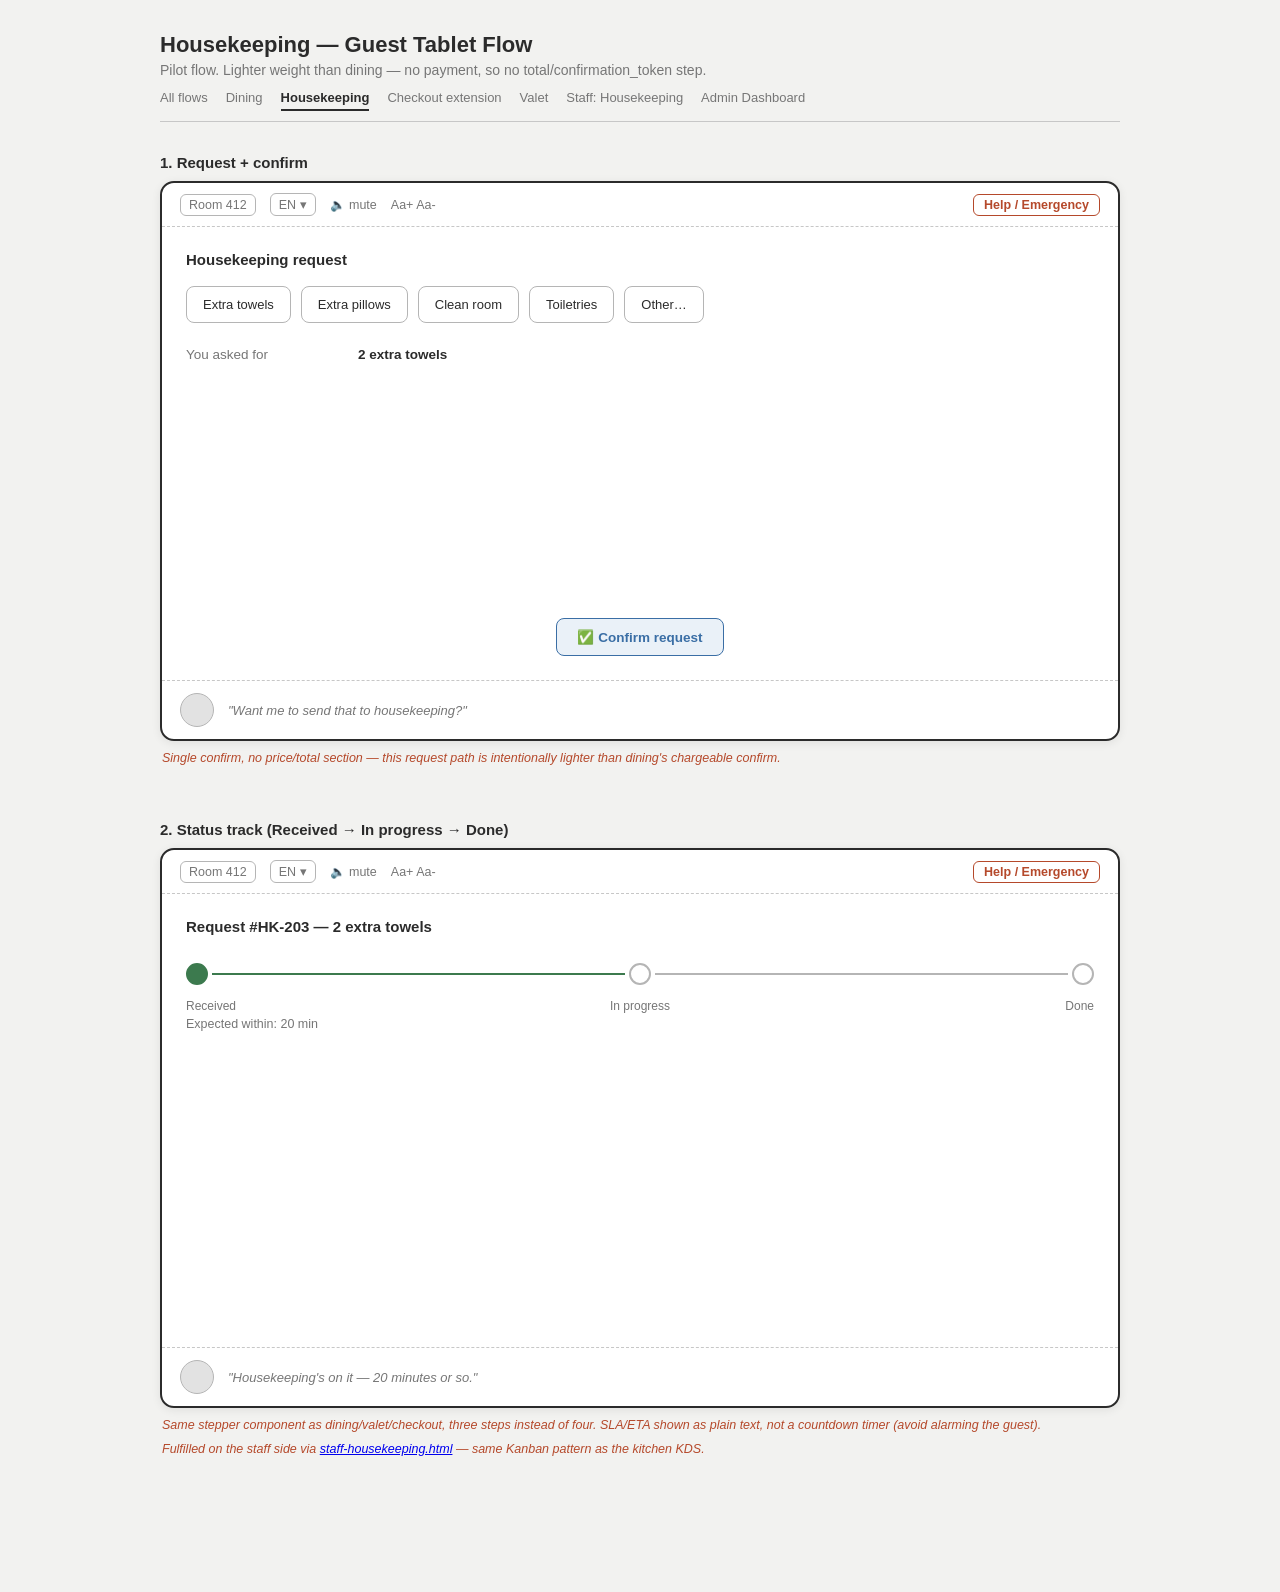
<file: wireframes/housekeeping.html>
<!doctype html>
<html lang="en">
<head>
<meta charset="utf-8">
<meta name="viewport" content="width=device-width, initial-scale=1">
<title>Kira Concierge — Housekeeping Wireframes</title>
<link rel="stylesheet" href="wireframe.css">
</head>
<body>
  <div class="page-header">
    <h1>Housekeeping — Guest Tablet Flow</h1>
    <p>Pilot flow. Lighter weight than dining — no payment, so no total/confirmation_token step.</p>
  </div>
  <nav class="flow-nav">
    <a href="index.html">All flows</a>
    <a href="dining.html">Dining</a>
    <a href="housekeeping.html" class="current">Housekeeping</a>
    <a href="checkout-extension.html">Checkout extension</a>
    <a href="valet.html">Valet</a>
    <a href="staff-housekeeping.html">Staff: Housekeeping</a>
    <a href="admin-dashboard.html">Admin Dashboard</a>
  </nav>

  <!-- Screen 1: Request + confirm -->
  <section class="screen-block">
    <h2>1. Request + confirm</h2>
    <div class="tablet-frame">
      <div class="nav-bar">
        <div class="nav-left">
          <span class="nav-chip">Room 412</span>
          <span class="nav-chip">EN ▾</span>
          <span>🔈 mute</span>
          <span>Aa+ Aa-</span>
        </div>
        <div class="nav-right"><span class="nav-emergency">Help / Emergency</span></div>
      </div>
      <div class="content-area">
        <h3 style="margin:0 0 4px;font-size:15px;">Housekeeping request</h3>
        <div class="quick-grid">
          <span class="quick-btn">Extra towels</span>
          <span class="quick-btn">Extra pillows</span>
          <span class="quick-btn">Clean room</span>
          <span class="quick-btn">Toiletries</span>
          <span class="quick-btn">Other…</span>
        </div>
        <div class="field-row">
          <span class="label">You asked for</span>
          <span class="value">2 extra towels</span>
        </div>
        <div class="btn-row center">
          <button class="btn btn-primary">✅ Confirm request</button>
        </div>
      </div>
      <div class="avatar-dock">
        <div class="avatar-circle"></div>
        <span class="subtitle">"Want me to send that to housekeeping?"</span>
      </div>
    </div>
    <p class="state-note">Single confirm, no price/total section — this request path is intentionally lighter than dining's chargeable confirm.</p>
  </section>

  <!-- Screen 2: Status track -->
  <section class="screen-block">
    <h2>2. Status track (Received → In progress → Done)</h2>
    <div class="tablet-frame">
      <div class="nav-bar">
        <div class="nav-left">
          <span class="nav-chip">Room 412</span>
          <span class="nav-chip">EN ▾</span>
          <span>🔈 mute</span>
          <span>Aa+ Aa-</span>
        </div>
        <div class="nav-right"><span class="nav-emergency">Help / Emergency</span></div>
      </div>
      <div class="content-area">
        <h3 style="margin:0 0 4px;font-size:15px;">Request #HK-203 — 2 extra towels</h3>
        <div class="stepper">
          <div class="step-circle done"></div>
          <div class="step-connector done"></div>
          <div class="step-circle"></div>
          <div class="step-connector"></div>
          <div class="step-circle"></div>
        </div>
        <div class="step-labels">
          <span>Received</span><span>In progress</span><span>Done</span>
        </div>
        <p class="helper-text">Expected within: 20 min</p>
      </div>
      <div class="avatar-dock">
        <div class="avatar-circle"></div>
        <span class="subtitle">"Housekeeping's on it — 20 minutes or so."</span>
      </div>
    </div>
    <p class="state-note">Same stepper component as dining/valet/checkout, three steps instead of four. SLA/ETA shown as plain text, not a countdown timer (avoid alarming the guest).</p>
    <p class="state-note">Fulfilled on the staff side via <a href="staff-housekeeping.html">staff-housekeeping.html</a> — same Kanban pattern as the kitchen KDS.</p>
  </section>
</body>
</html>
</file>
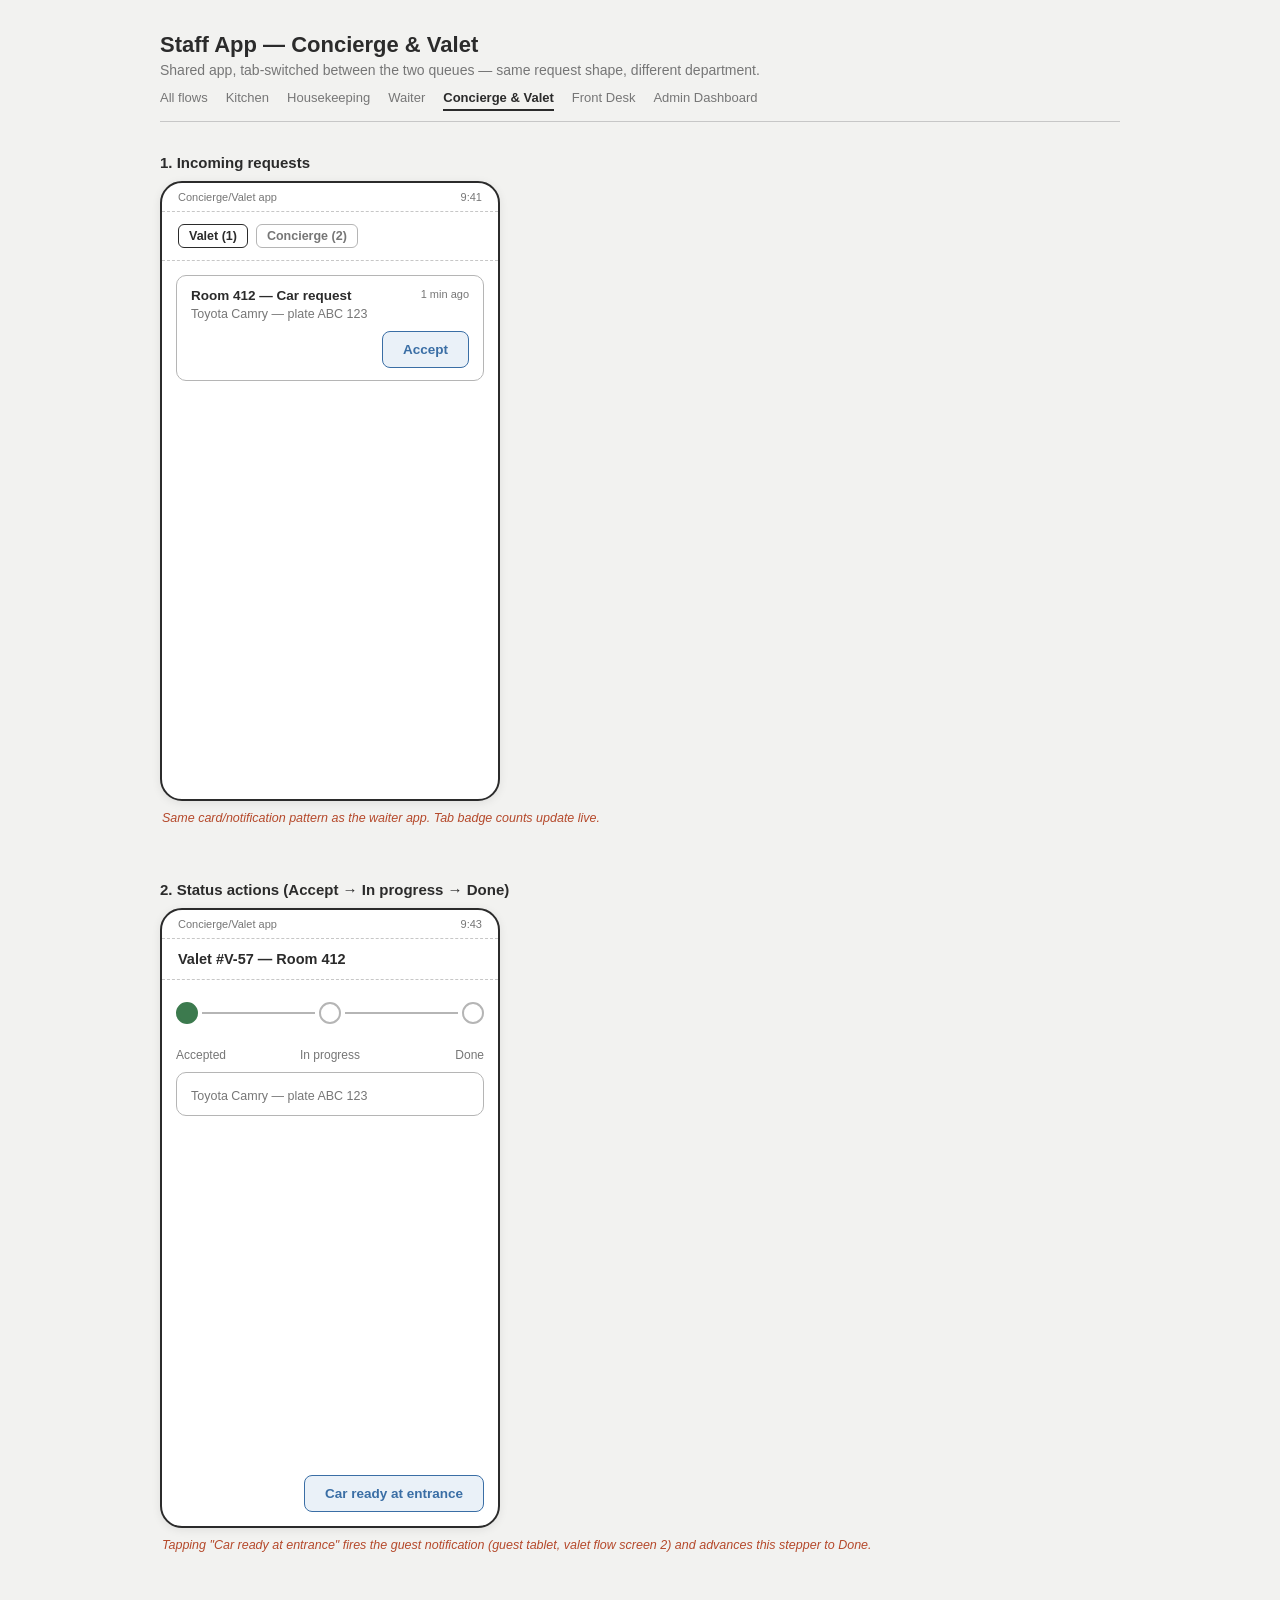
<file: wireframes/staff-concierge-valet.html>
<!doctype html>
<html lang="en">
<head>
<meta charset="utf-8">
<meta name="viewport" content="width=device-width, initial-scale=1">
<title>Kira Concierge — Concierge &amp; Valet Staff Wireframes</title>
<link rel="stylesheet" href="wireframe.css">
</head>
<body>
  <div class="page-header">
    <h1>Staff App — Concierge &amp; Valet</h1>
    <p>Shared app, tab-switched between the two queues — same request shape, different department.</p>
  </div>
  <nav class="flow-nav">
    <a href="index.html">All flows</a>
    <a href="staff-kitchen.html">Kitchen</a>
    <a href="staff-housekeeping.html">Housekeeping</a>
    <a href="staff-waiter.html">Waiter</a>
    <a href="staff-concierge-valet.html" class="current">Concierge &amp; Valet</a>
    <a href="staff-front-desk.html">Front Desk</a>
    <a href="admin-dashboard.html">Admin Dashboard</a>
  </nav>

  <!-- Screen 1: Incoming requests -->
  <section class="screen-block">
    <h2>1. Incoming requests</h2>
    <div class="phone-frame">
      <div class="phone-status"><span>Concierge/Valet app</span><span>9:41</span></div>
      <div class="phone-header">
        <div class="tabs-row" style="margin:0;">
          <span class="tab-chip active">Valet (1)</span>
          <span class="tab-chip">Concierge (2)</span>
        </div>
      </div>
      <div class="phone-content">
        <div class="notif-card">
          <div class="notif-top">Room 412 — Car request <span class="notif-time">1 min ago</span></div>
          <div class="notif-body">Toyota Camry — plate ABC 123</div>
          <div class="btn-row"><button class="btn btn-primary">Accept</button></div>
        </div>
      </div>
    </div>
    <p class="state-note">Same card/notification pattern as the waiter app. Tab badge counts update live.</p>
  </section>

  <!-- Screen 2: Status actions -->
  <section class="screen-block">
    <h2>2. Status actions (Accept → In progress → Done)</h2>
    <div class="phone-frame">
      <div class="phone-status"><span>Concierge/Valet app</span><span>9:43</span></div>
      <div class="phone-header">Valet #V-57 — Room 412</div>
      <div class="phone-content">
        <div class="stepper" style="margin:8px 0;">
          <div class="step-circle done"></div>
          <div class="step-connector"></div>
          <div class="step-circle"></div>
          <div class="step-connector"></div>
          <div class="step-circle"></div>
        </div>
        <div class="step-labels"><span>Accepted</span><span>In progress</span><span>Done</span></div>
        <div class="notif-card">
          <div class="notif-body">Toyota Camry — plate ABC 123</div>
        </div>
        <div class="btn-row"><button class="btn btn-primary">Car ready at entrance</button></div>
      </div>
    </div>
    <p class="state-note">Tapping "Car ready at entrance" fires the guest notification (guest tablet, valet flow screen 2) and advances this stepper to Done.</p>
  </section>
</body>
</html>
</file>
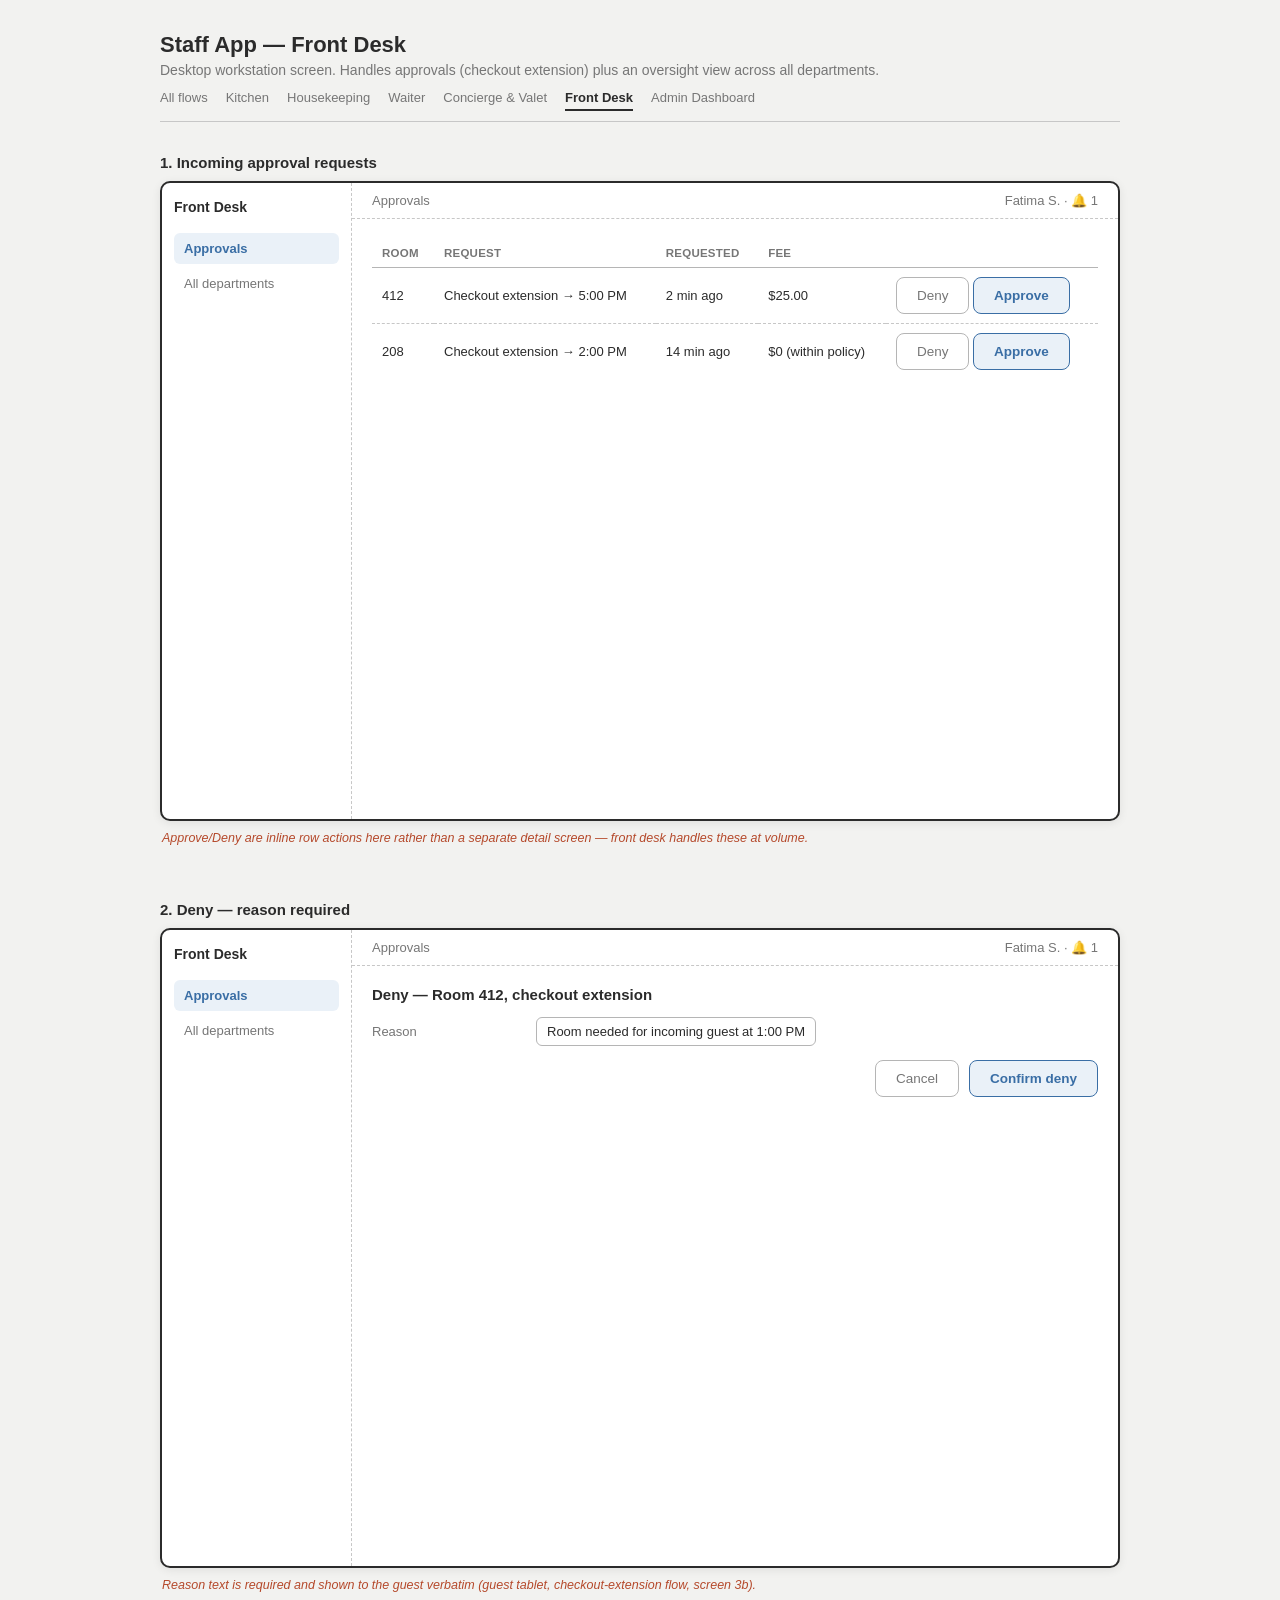
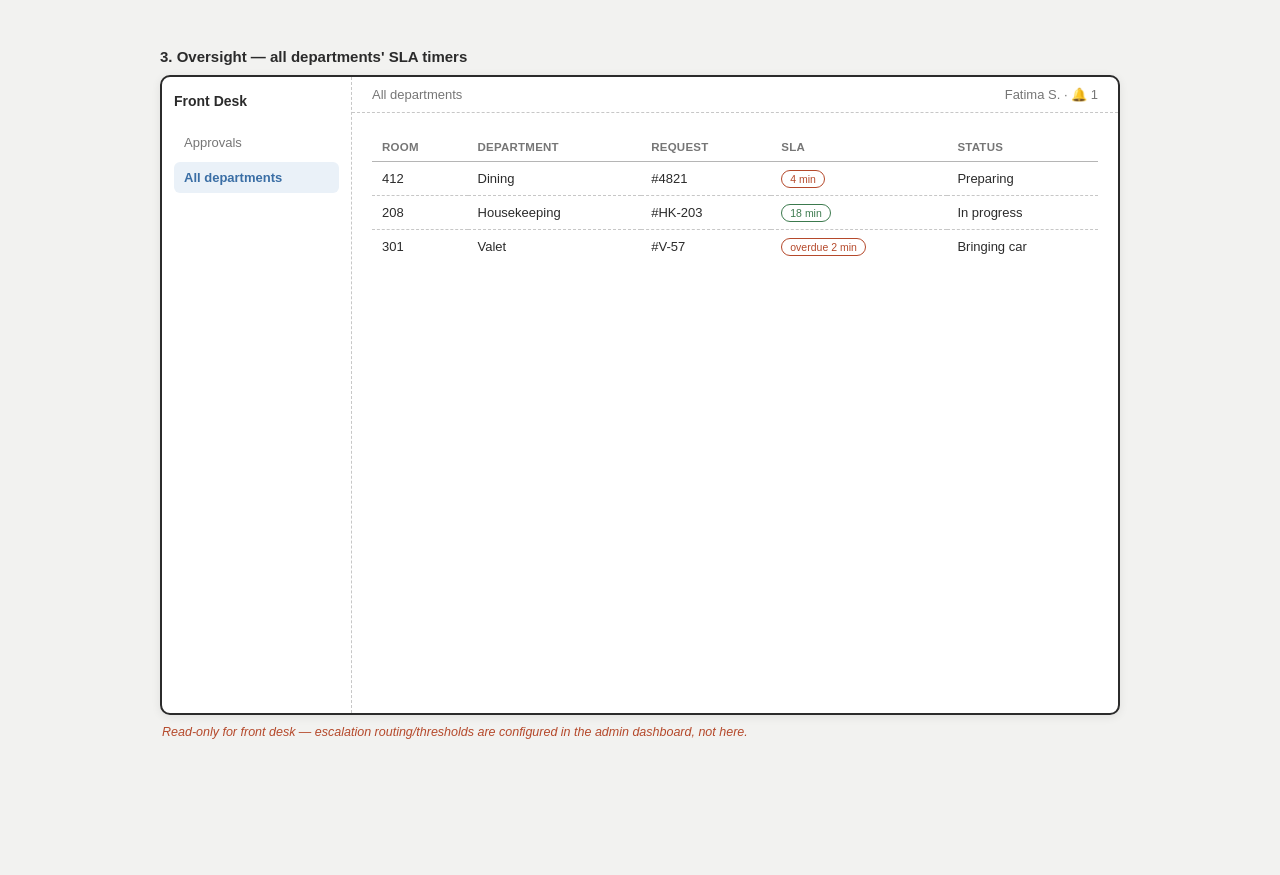
<file: wireframes/staff-front-desk.html>
<!doctype html>
<html lang="en">
<head>
<meta charset="utf-8">
<meta name="viewport" content="width=device-width, initial-scale=1">
<title>Kira Concierge — Front Desk Staff Wireframes</title>
<link rel="stylesheet" href="wireframe.css">
</head>
<body>
  <div class="page-header">
    <h1>Staff App — Front Desk</h1>
    <p>Desktop workstation screen. Handles approvals (checkout extension) plus an oversight view across all departments.</p>
  </div>
  <nav class="flow-nav">
    <a href="index.html">All flows</a>
    <a href="staff-kitchen.html">Kitchen</a>
    <a href="staff-housekeeping.html">Housekeeping</a>
    <a href="staff-waiter.html">Waiter</a>
    <a href="staff-concierge-valet.html">Concierge &amp; Valet</a>
    <a href="staff-front-desk.html" class="current">Front Desk</a>
    <a href="admin-dashboard.html">Admin Dashboard</a>
  </nav>

  <!-- Screen 1: Approval requests -->
  <section class="screen-block">
    <h2>1. Incoming approval requests</h2>
    <div class="desktop-frame">
      <div class="desktop-sidebar">
        <div class="brand">Front Desk</div>
        <a class="sidebar-link active">Approvals</a>
        <a class="sidebar-link">All departments</a>
      </div>
      <div class="desktop-main">
        <div class="desktop-topbar"><span>Approvals</span><span>Fatima S. · 🔔 1</span></div>
        <div class="desktop-content">
          <table class="data-table">
            <tr><th>Room</th><th>Request</th><th>Requested</th><th>Fee</th><th></th></tr>
            <tr><td>412</td><td>Checkout extension → 5:00 PM</td><td>2 min ago</td><td>$25.00</td>
              <td><button class="btn btn-secondary">Deny</button> <button class="btn btn-primary">Approve</button></td></tr>
            <tr><td>208</td><td>Checkout extension → 2:00 PM</td><td>14 min ago</td><td>$0 (within policy)</td>
              <td><button class="btn btn-secondary">Deny</button> <button class="btn btn-primary">Approve</button></td></tr>
          </table>
        </div>
      </div>
    </div>
    <p class="state-note">Approve/Deny are inline row actions here rather than a separate detail screen — front desk handles these at volume.</p>
  </section>

  <!-- Screen 2: Deny reason -->
  <section class="screen-block">
    <h2>2. Deny — reason required</h2>
    <div class="desktop-frame">
      <div class="desktop-sidebar">
        <div class="brand">Front Desk</div>
        <a class="sidebar-link active">Approvals</a>
        <a class="sidebar-link">All departments</a>
      </div>
      <div class="desktop-main">
        <div class="desktop-topbar"><span>Approvals</span><span>Fatima S. · 🔔 1</span></div>
        <div class="desktop-content">
          <p class="panel-title">Deny — Room 412, checkout extension</p>
          <div class="form-row"><label>Reason</label><input class="form-input" value="Room needed for incoming guest at 1:00 PM"></div>
          <div class="panel-actions">
            <button class="btn btn-secondary">Cancel</button>
            <button class="btn btn-primary">Confirm deny</button>
          </div>
        </div>
      </div>
    </div>
    <p class="state-note">Reason text is required and shown to the guest verbatim (guest tablet, checkout-extension flow, screen 3b).</p>
  </section>

  <!-- Screen 3: Oversight -->
  <section class="screen-block">
    <h2>3. Oversight — all departments' SLA timers</h2>
    <div class="desktop-frame">
      <div class="desktop-sidebar">
        <div class="brand">Front Desk</div>
        <a class="sidebar-link">Approvals</a>
        <a class="sidebar-link active">All departments</a>
      </div>
      <div class="desktop-main">
        <div class="desktop-topbar"><span>All departments</span><span>Fatima S. · 🔔 1</span></div>
        <div class="desktop-content">
          <table class="data-table">
            <tr><th>Room</th><th>Department</th><th>Request</th><th>SLA</th><th>Status</th></tr>
            <tr><td>412</td><td>Dining</td><td>#4821</td><td><span class="sla-badge warn">4 min</span></td><td>Preparing</td></tr>
            <tr><td>208</td><td>Housekeeping</td><td>#HK-203</td><td><span class="sla-badge ok">18 min</span></td><td>In progress</td></tr>
            <tr><td>301</td><td>Valet</td><td>#V-57</td><td><span class="sla-badge warn">overdue 2 min</span></td><td>Bringing car</td></tr>
          </table>
        </div>
      </div>
    </div>
    <p class="state-note">Read-only for front desk — escalation routing/thresholds are configured in the admin dashboard, not here.</p>
  </section>
</body>
</html>
</file>
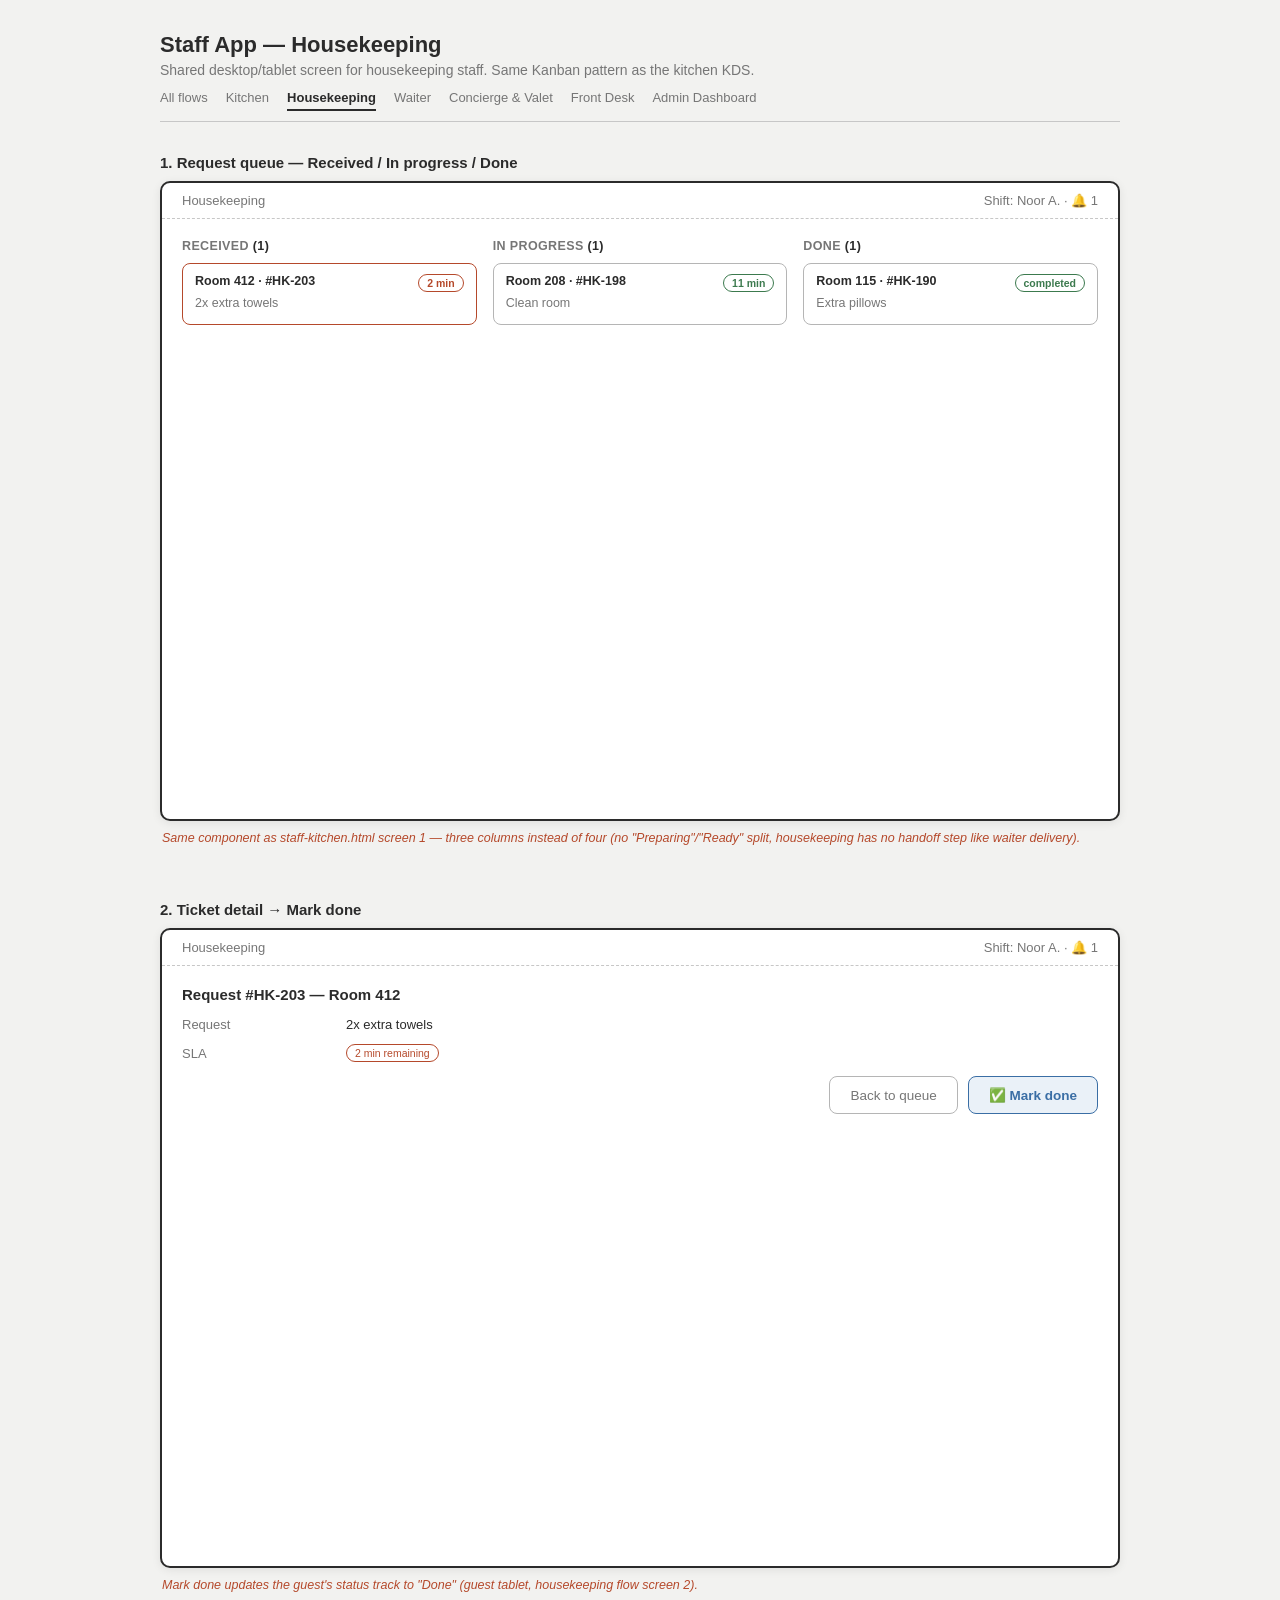
<file: wireframes/staff-housekeeping.html>
<!doctype html>
<html lang="en">
<head>
<meta charset="utf-8">
<meta name="viewport" content="width=device-width, initial-scale=1">
<title>Kira Concierge — Housekeeping Staff Wireframes</title>
<link rel="stylesheet" href="wireframe.css">
</head>
<body>
  <div class="page-header">
    <h1>Staff App — Housekeeping</h1>
    <p>Shared desktop/tablet screen for housekeeping staff. Same Kanban pattern as the kitchen KDS.</p>
  </div>
  <nav class="flow-nav">
    <a href="index.html">All flows</a>
    <a href="staff-kitchen.html">Kitchen</a>
    <a href="staff-housekeeping.html" class="current">Housekeeping</a>
    <a href="staff-waiter.html">Waiter</a>
    <a href="staff-concierge-valet.html">Concierge &amp; Valet</a>
    <a href="staff-front-desk.html">Front Desk</a>
    <a href="admin-dashboard.html">Admin Dashboard</a>
  </nav>

  <!-- Screen 1: Queue (Kanban) -->
  <section class="screen-block">
    <h2>1. Request queue — Received / In progress / Done</h2>
    <div class="desktop-frame">
      <div class="desktop-main">
        <div class="desktop-topbar">
          <span>Housekeeping</span>
          <span>Shift: Noor A. · 🔔 1</span>
        </div>
        <div class="desktop-content">
          <div class="kanban">
            <div class="kanban-col">
              <h4>Received <span class="count">(1)</span></h4>
              <div class="ticket-card urgent">
                <div class="ticket-top"><span>Room 412 · #HK-203</span><span class="sla-badge warn">2 min</span></div>
                <div class="ticket-items">2x extra towels</div>
              </div>
            </div>
            <div class="kanban-col">
              <h4>In progress <span class="count">(1)</span></h4>
              <div class="ticket-card">
                <div class="ticket-top"><span>Room 208 · #HK-198</span><span class="sla-badge ok">11 min</span></div>
                <div class="ticket-items">Clean room</div>
              </div>
            </div>
            <div class="kanban-col">
              <h4>Done <span class="count">(1)</span></h4>
              <div class="ticket-card">
                <div class="ticket-top"><span>Room 115 · #HK-190</span><span class="sla-badge ok">completed</span></div>
                <div class="ticket-items">Extra pillows</div>
              </div>
            </div>
          </div>
        </div>
      </div>
    </div>
    <p class="state-note">Same component as staff-kitchen.html screen 1 — three columns instead of four (no "Preparing"/"Ready" split, housekeeping has no handoff step like waiter delivery).</p>
  </section>

  <!-- Screen 2: Ticket detail -->
  <section class="screen-block">
    <h2>2. Ticket detail → Mark done</h2>
    <div class="desktop-frame">
      <div class="desktop-main">
        <div class="desktop-topbar">
          <span>Housekeeping</span>
          <span>Shift: Noor A. · 🔔 1</span>
        </div>
        <div class="desktop-content">
          <p class="panel-title">Request #HK-203 — Room 412</p>
          <div class="form-row"><label>Request</label><span>2x extra towels</span></div>
          <div class="form-row"><label>SLA</label><span class="sla-badge warn">2 min remaining</span></div>
          <div class="panel-actions">
            <button class="btn btn-secondary">Back to queue</button>
            <button class="btn btn-primary">✅ Mark done</button>
          </div>
        </div>
      </div>
    </div>
    <p class="state-note">Mark done updates the guest's status track to "Done" (guest tablet, housekeeping flow screen 2).</p>
  </section>
</body>
</html>
</file>
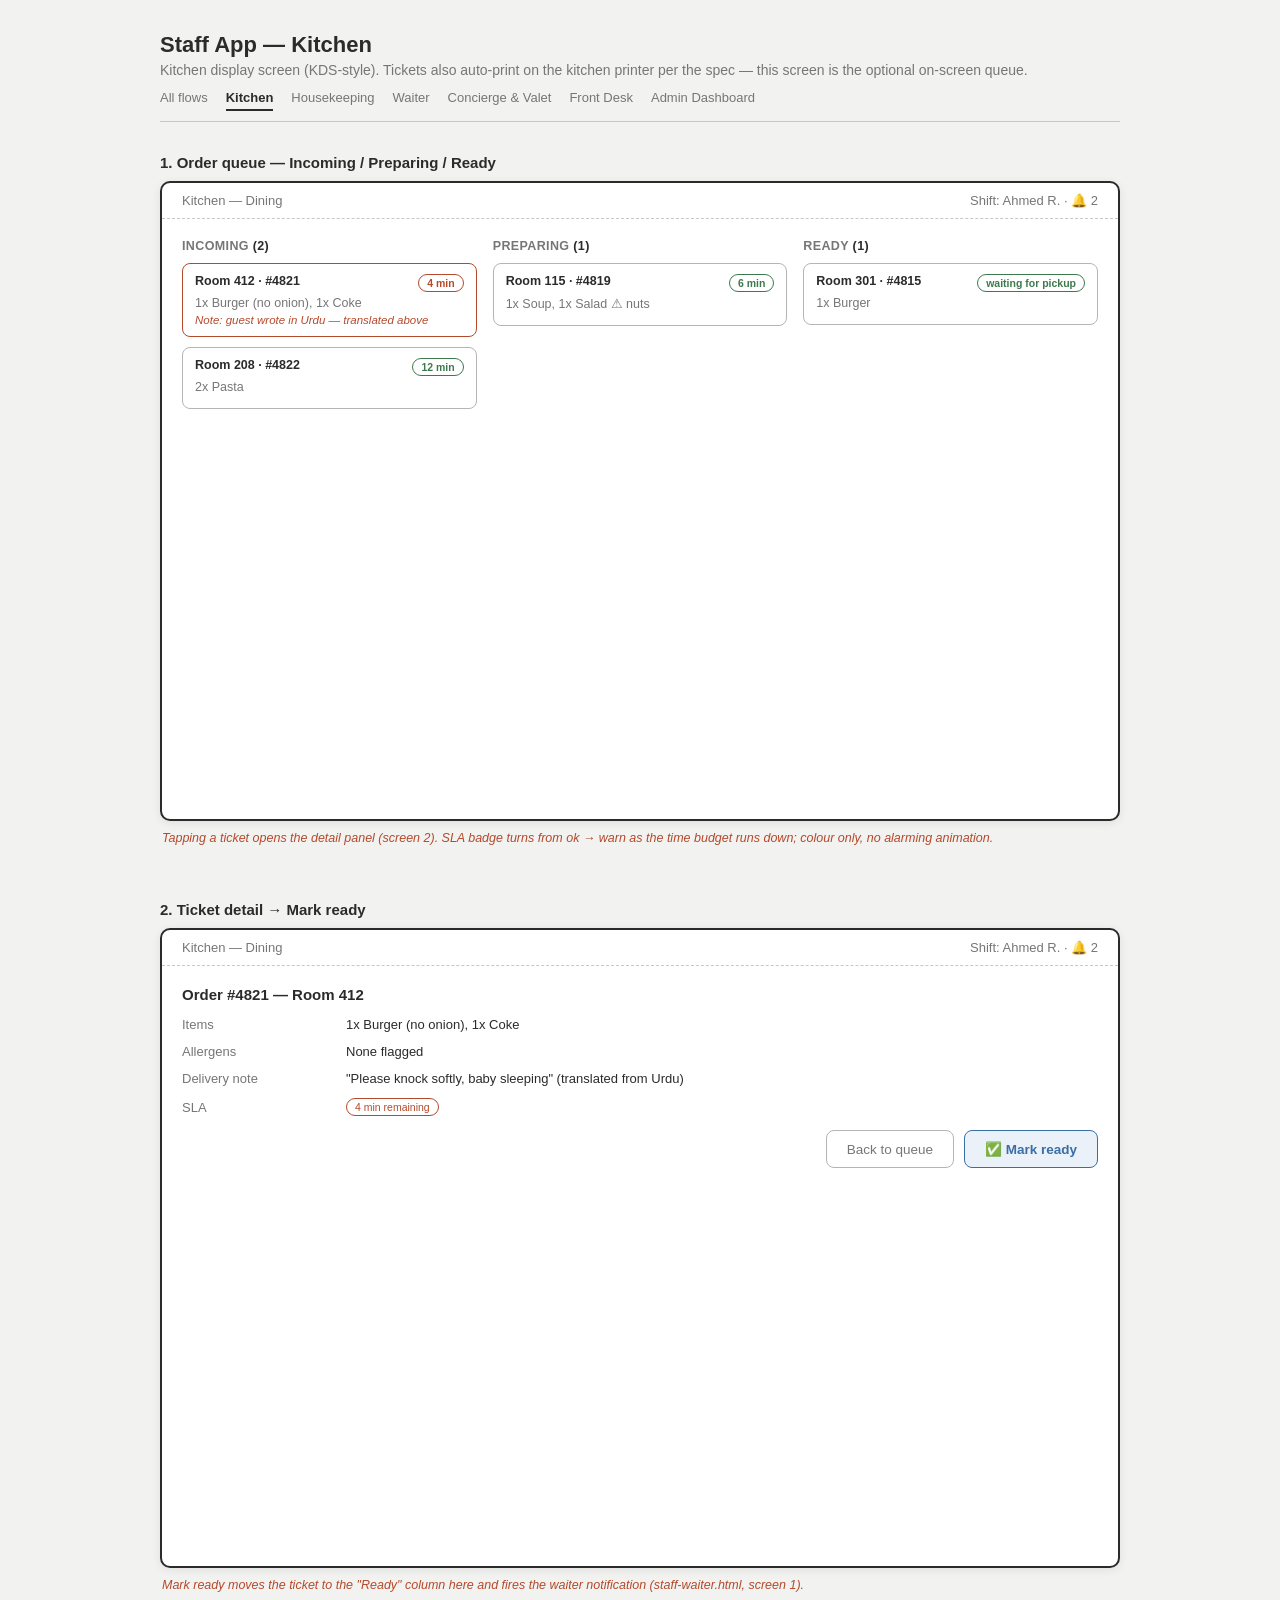
<file: wireframes/staff-kitchen.html>
<!doctype html>
<html lang="en">
<head>
<meta charset="utf-8">
<meta name="viewport" content="width=device-width, initial-scale=1">
<title>Kira Concierge — Kitchen Staff Wireframes</title>
<link rel="stylesheet" href="wireframe.css">
</head>
<body>
  <div class="page-header">
    <h1>Staff App — Kitchen</h1>
    <p>Kitchen display screen (KDS-style). Tickets also auto-print on the kitchen printer per the spec — this screen is the optional on-screen queue.</p>
  </div>
  <nav class="flow-nav">
    <a href="index.html">All flows</a>
    <a href="staff-kitchen.html" class="current">Kitchen</a>
    <a href="staff-housekeeping.html">Housekeeping</a>
    <a href="staff-waiter.html">Waiter</a>
    <a href="staff-concierge-valet.html">Concierge &amp; Valet</a>
    <a href="staff-front-desk.html">Front Desk</a>
    <a href="admin-dashboard.html">Admin Dashboard</a>
  </nav>

  <!-- Screen 1: Queue (Kanban) -->
  <section class="screen-block">
    <h2>1. Order queue — Incoming / Preparing / Ready</h2>
    <div class="desktop-frame">
      <div class="desktop-main">
        <div class="desktop-topbar">
          <span>Kitchen — Dining</span>
          <span>Shift: Ahmed R. · 🔔 2</span>
        </div>
        <div class="desktop-content">
          <div class="kanban">
            <div class="kanban-col">
              <h4>Incoming <span class="count">(2)</span></h4>
              <div class="ticket-card urgent">
                <div class="ticket-top"><span>Room 412 · #4821</span><span class="sla-badge warn">4 min</span></div>
                <div class="ticket-items">1x Burger (no onion), 1x Coke</div>
                <div class="ticket-note">Note: guest wrote in Urdu — translated above</div>
              </div>
              <div class="ticket-card">
                <div class="ticket-top"><span>Room 208 · #4822</span><span class="sla-badge ok">12 min</span></div>
                <div class="ticket-items">2x Pasta</div>
              </div>
            </div>
            <div class="kanban-col">
              <h4>Preparing <span class="count">(1)</span></h4>
              <div class="ticket-card">
                <div class="ticket-top"><span>Room 115 · #4819</span><span class="sla-badge ok">6 min</span></div>
                <div class="ticket-items">1x Soup, 1x Salad ⚠ nuts</div>
              </div>
            </div>
            <div class="kanban-col">
              <h4>Ready <span class="count">(1)</span></h4>
              <div class="ticket-card">
                <div class="ticket-top"><span>Room 301 · #4815</span><span class="sla-badge ok">waiting for pickup</span></div>
                <div class="ticket-items">1x Burger</div>
              </div>
            </div>
          </div>
        </div>
      </div>
    </div>
    <p class="state-note">Tapping a ticket opens the detail panel (screen 2). SLA badge turns from ok → warn as the time budget runs down; colour only, no alarming animation.</p>
  </section>

  <!-- Screen 2: Ticket detail -->
  <section class="screen-block">
    <h2>2. Ticket detail → Mark ready</h2>
    <div class="desktop-frame">
      <div class="desktop-main">
        <div class="desktop-topbar">
          <span>Kitchen — Dining</span>
          <span>Shift: Ahmed R. · 🔔 2</span>
        </div>
        <div class="desktop-content">
          <p class="panel-title">Order #4821 — Room 412</p>
          <div class="form-row"><label>Items</label><span>1x Burger (no onion), 1x Coke</span></div>
          <div class="form-row"><label>Allergens</label><span>None flagged</span></div>
          <div class="form-row"><label>Delivery note</label><span>"Please knock softly, baby sleeping" (translated from Urdu)</span></div>
          <div class="form-row"><label>SLA</label><span class="sla-badge warn">4 min remaining</span></div>
          <div class="panel-actions">
            <button class="btn btn-secondary">Back to queue</button>
            <button class="btn btn-primary">✅ Mark ready</button>
          </div>
        </div>
      </div>
    </div>
    <p class="state-note">Mark ready moves the ticket to the "Ready" column here and fires the waiter notification (staff-waiter.html, screen 1).</p>
  </section>
</body>
</html>
</file>
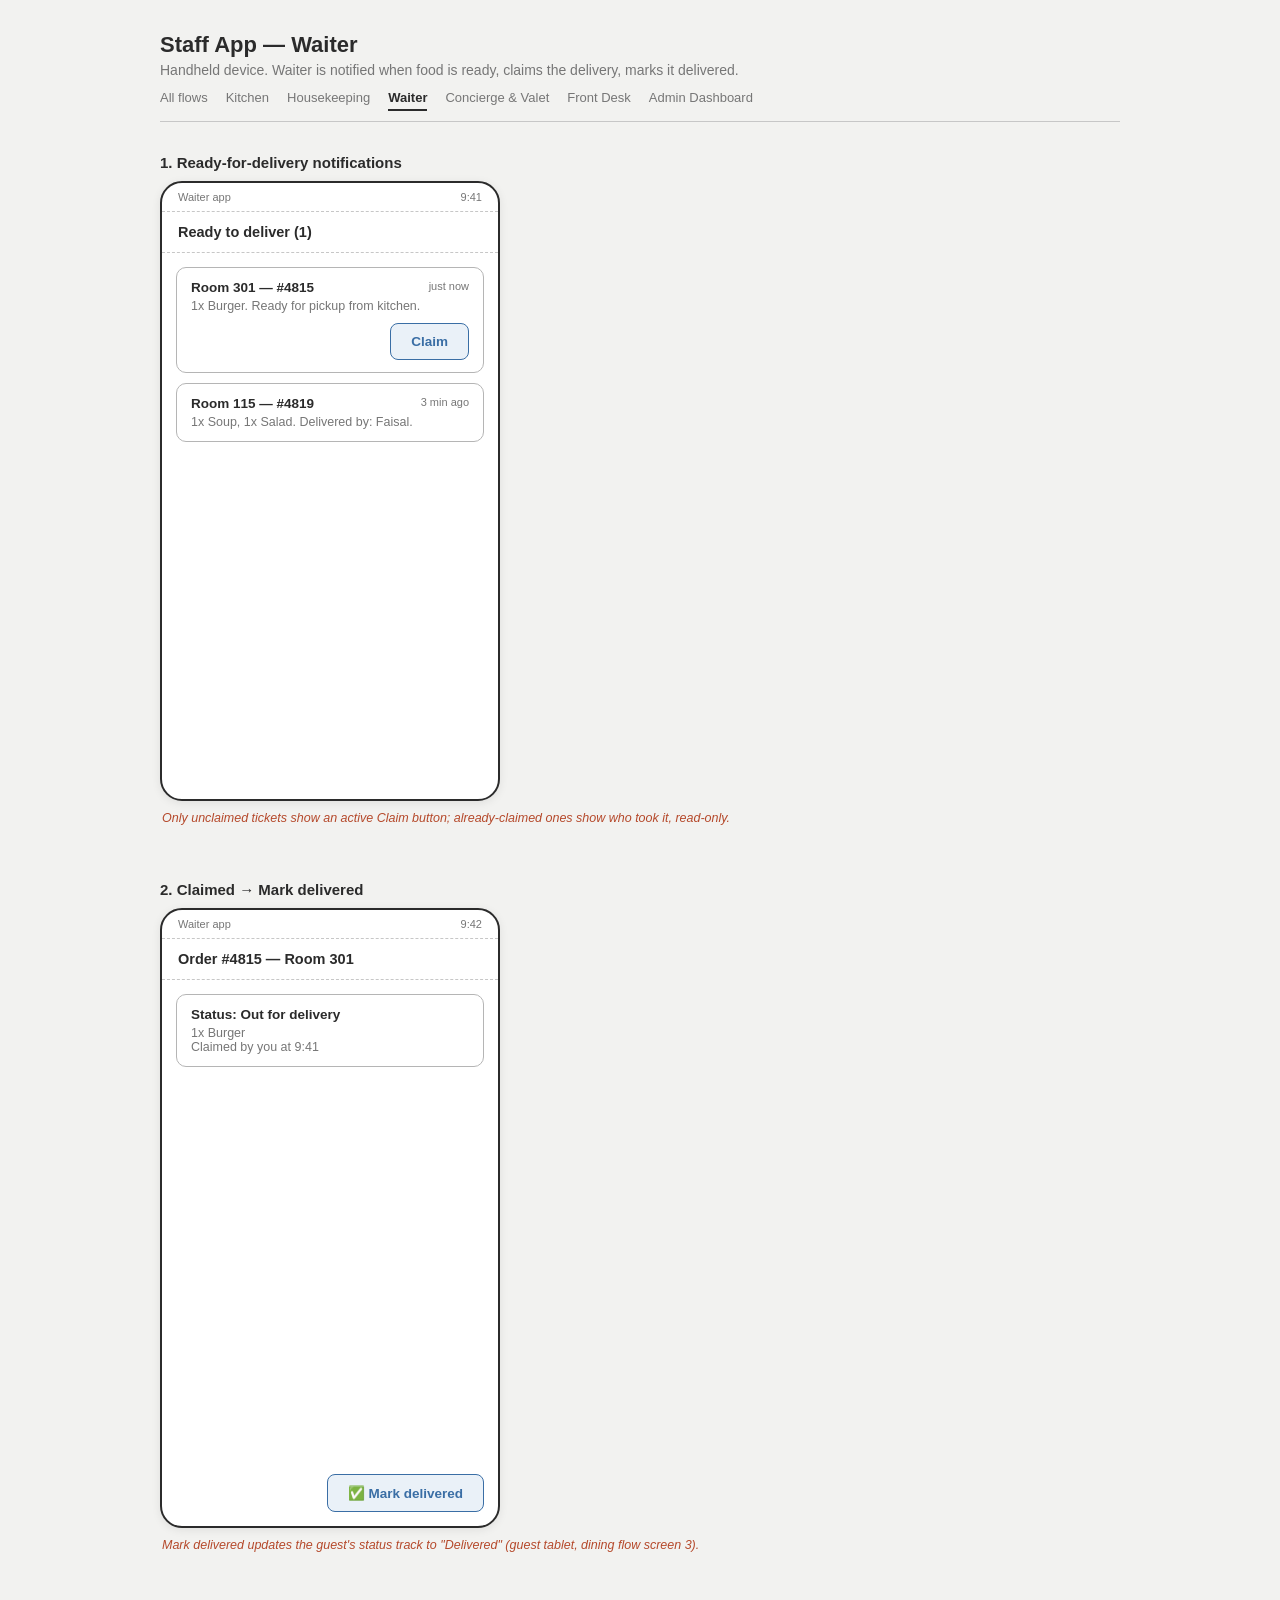
<file: wireframes/staff-waiter.html>
<!doctype html>
<html lang="en">
<head>
<meta charset="utf-8">
<meta name="viewport" content="width=device-width, initial-scale=1">
<title>Kira Concierge — Waiter Staff Wireframes</title>
<link rel="stylesheet" href="wireframe.css">
</head>
<body>
  <div class="page-header">
    <h1>Staff App — Waiter</h1>
    <p>Handheld device. Waiter is notified when food is ready, claims the delivery, marks it delivered.</p>
  </div>
  <nav class="flow-nav">
    <a href="index.html">All flows</a>
    <a href="staff-kitchen.html">Kitchen</a>
    <a href="staff-housekeeping.html">Housekeeping</a>
    <a href="staff-waiter.html" class="current">Waiter</a>
    <a href="staff-concierge-valet.html">Concierge &amp; Valet</a>
    <a href="staff-front-desk.html">Front Desk</a>
    <a href="admin-dashboard.html">Admin Dashboard</a>
  </nav>

  <!-- Screen 1: Notifications -->
  <section class="screen-block">
    <h2>1. Ready-for-delivery notifications</h2>
    <div class="phone-frame">
      <div class="phone-status"><span>Waiter app</span><span>9:41</span></div>
      <div class="phone-header">Ready to deliver (1)</div>
      <div class="phone-content">
        <div class="notif-card">
          <div class="notif-top">Room 301 — #4815 <span class="notif-time">just now</span></div>
          <div class="notif-body">1x Burger. Ready for pickup from kitchen.</div>
          <div class="btn-row"><button class="btn btn-primary">Claim</button></div>
        </div>
        <div class="notif-card">
          <div class="notif-top">Room 115 — #4819 <span class="notif-time">3 min ago</span></div>
          <div class="notif-body">1x Soup, 1x Salad. Delivered by: Faisal.</div>
        </div>
      </div>
    </div>
    <p class="state-note">Only unclaimed tickets show an active Claim button; already-claimed ones show who took it, read-only.</p>
  </section>

  <!-- Screen 2: Claimed -> mark delivered -->
  <section class="screen-block">
    <h2>2. Claimed → Mark delivered</h2>
    <div class="phone-frame">
      <div class="phone-status"><span>Waiter app</span><span>9:42</span></div>
      <div class="phone-header">Order #4815 — Room 301</div>
      <div class="phone-content">
        <div class="notif-card">
          <div class="notif-top">Status: Out for delivery</div>
          <div class="notif-body">1x Burger<br>Claimed by you at 9:41</div>
        </div>
        <div class="btn-row"><button class="btn btn-primary">✅ Mark delivered</button></div>
      </div>
    </div>
    <p class="state-note">Mark delivered updates the guest's status track to "Delivered" (guest tablet, dining flow screen 3).</p>
  </section>
</body>
</html>
</file>
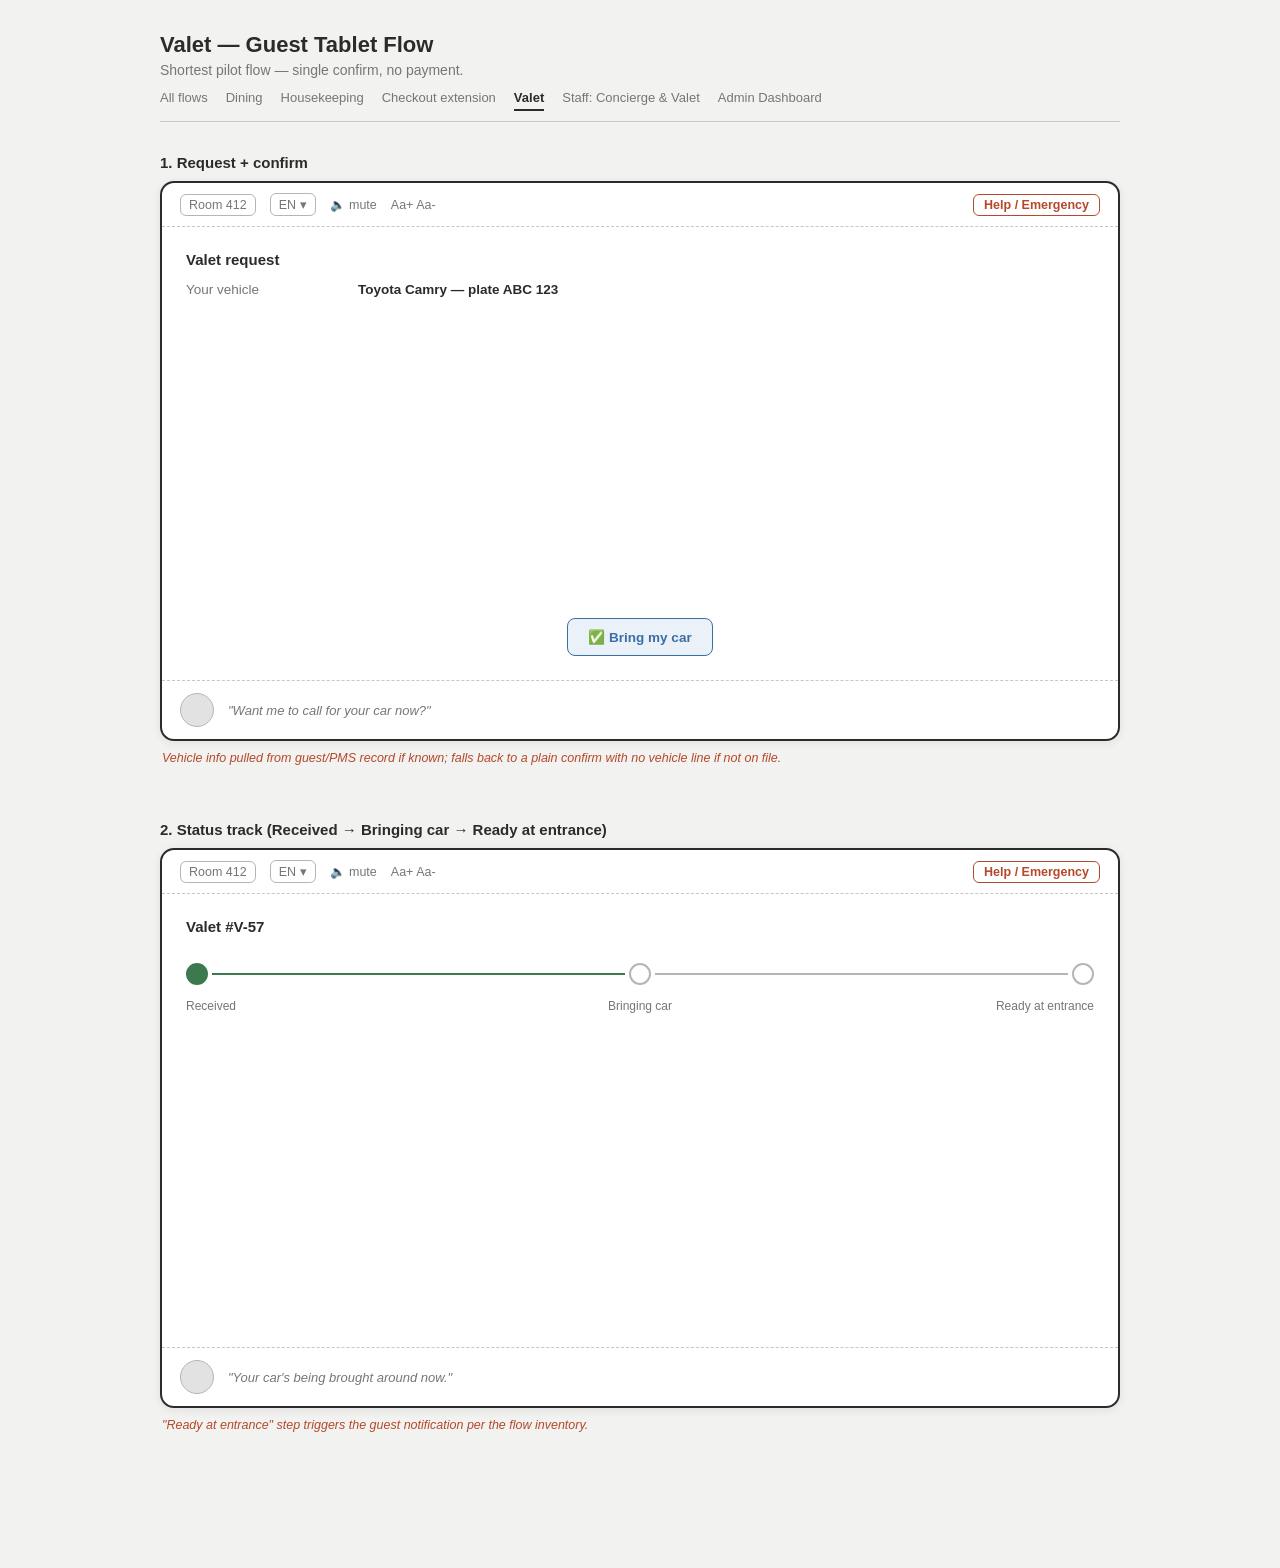
<file: wireframes/valet.html>
<!doctype html>
<html lang="en">
<head>
<meta charset="utf-8">
<meta name="viewport" content="width=device-width, initial-scale=1">
<title>Kira Concierge — Valet Wireframes</title>
<link rel="stylesheet" href="wireframe.css">
</head>
<body>
  <div class="page-header">
    <h1>Valet — Guest Tablet Flow</h1>
    <p>Shortest pilot flow — single confirm, no payment.</p>
  </div>
  <nav class="flow-nav">
    <a href="index.html">All flows</a>
    <a href="dining.html">Dining</a>
    <a href="housekeeping.html">Housekeeping</a>
    <a href="checkout-extension.html">Checkout extension</a>
    <a href="valet.html" class="current">Valet</a>
    <a href="staff-concierge-valet.html">Staff: Concierge &amp; Valet</a>
    <a href="admin-dashboard.html">Admin Dashboard</a>
  </nav>

  <!-- Screen 1: Request + confirm -->
  <section class="screen-block">
    <h2>1. Request + confirm</h2>
    <div class="tablet-frame">
      <div class="nav-bar">
        <div class="nav-left">
          <span class="nav-chip">Room 412</span>
          <span class="nav-chip">EN ▾</span>
          <span>🔈 mute</span>
          <span>Aa+ Aa-</span>
        </div>
        <div class="nav-right"><span class="nav-emergency">Help / Emergency</span></div>
      </div>
      <div class="content-area">
        <h3 style="margin:0 0 4px;font-size:15px;">Valet request</h3>
        <div class="field-row">
          <span class="label">Your vehicle</span>
          <span class="value">Toyota Camry — plate ABC 123</span>
        </div>
        <div class="btn-row center">
          <button class="btn btn-primary">✅ Bring my car</button>
        </div>
      </div>
      <div class="avatar-dock">
        <div class="avatar-circle"></div>
        <span class="subtitle">"Want me to call for your car now?"</span>
      </div>
    </div>
    <p class="state-note">Vehicle info pulled from guest/PMS record if known; falls back to a plain confirm with no vehicle line if not on file.</p>
  </section>

  <!-- Screen 2: Status track -->
  <section class="screen-block">
    <h2>2. Status track (Received → Bringing car → Ready at entrance)</h2>
    <div class="tablet-frame">
      <div class="nav-bar">
        <div class="nav-left">
          <span class="nav-chip">Room 412</span>
          <span class="nav-chip">EN ▾</span>
          <span>🔈 mute</span>
          <span>Aa+ Aa-</span>
        </div>
        <div class="nav-right"><span class="nav-emergency">Help / Emergency</span></div>
      </div>
      <div class="content-area">
        <h3 style="margin:0 0 4px;font-size:15px;">Valet #V-57</h3>
        <div class="stepper">
          <div class="step-circle done"></div>
          <div class="step-connector done"></div>
          <div class="step-circle"></div>
          <div class="step-connector"></div>
          <div class="step-circle"></div>
        </div>
        <div class="step-labels">
          <span>Received</span><span>Bringing car</span><span>Ready at entrance</span>
        </div>
      </div>
      <div class="avatar-dock">
        <div class="avatar-circle"></div>
        <span class="subtitle">"Your car's being brought around now."</span>
      </div>
    </div>
    <p class="state-note">"Ready at entrance" step triggers the guest notification per the flow inventory.</p>
  </section>
</body>
</html>
</file>
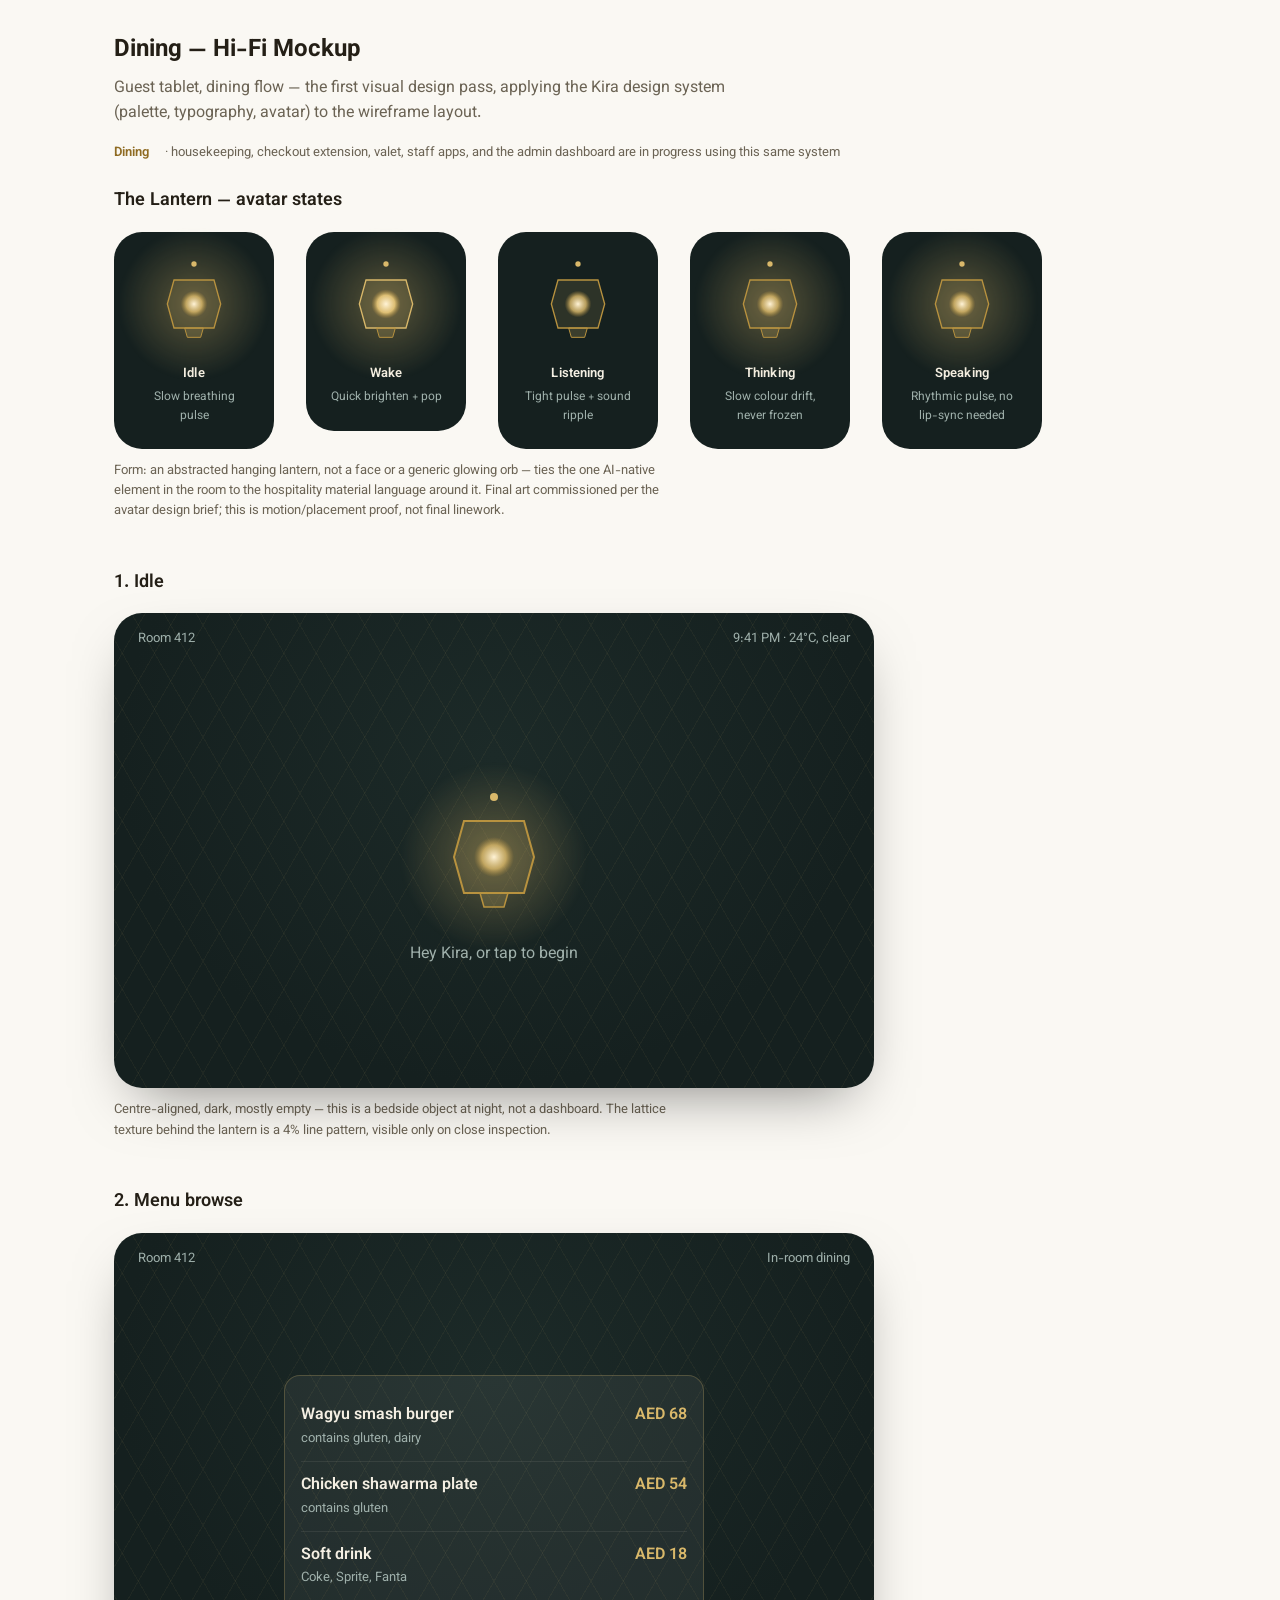
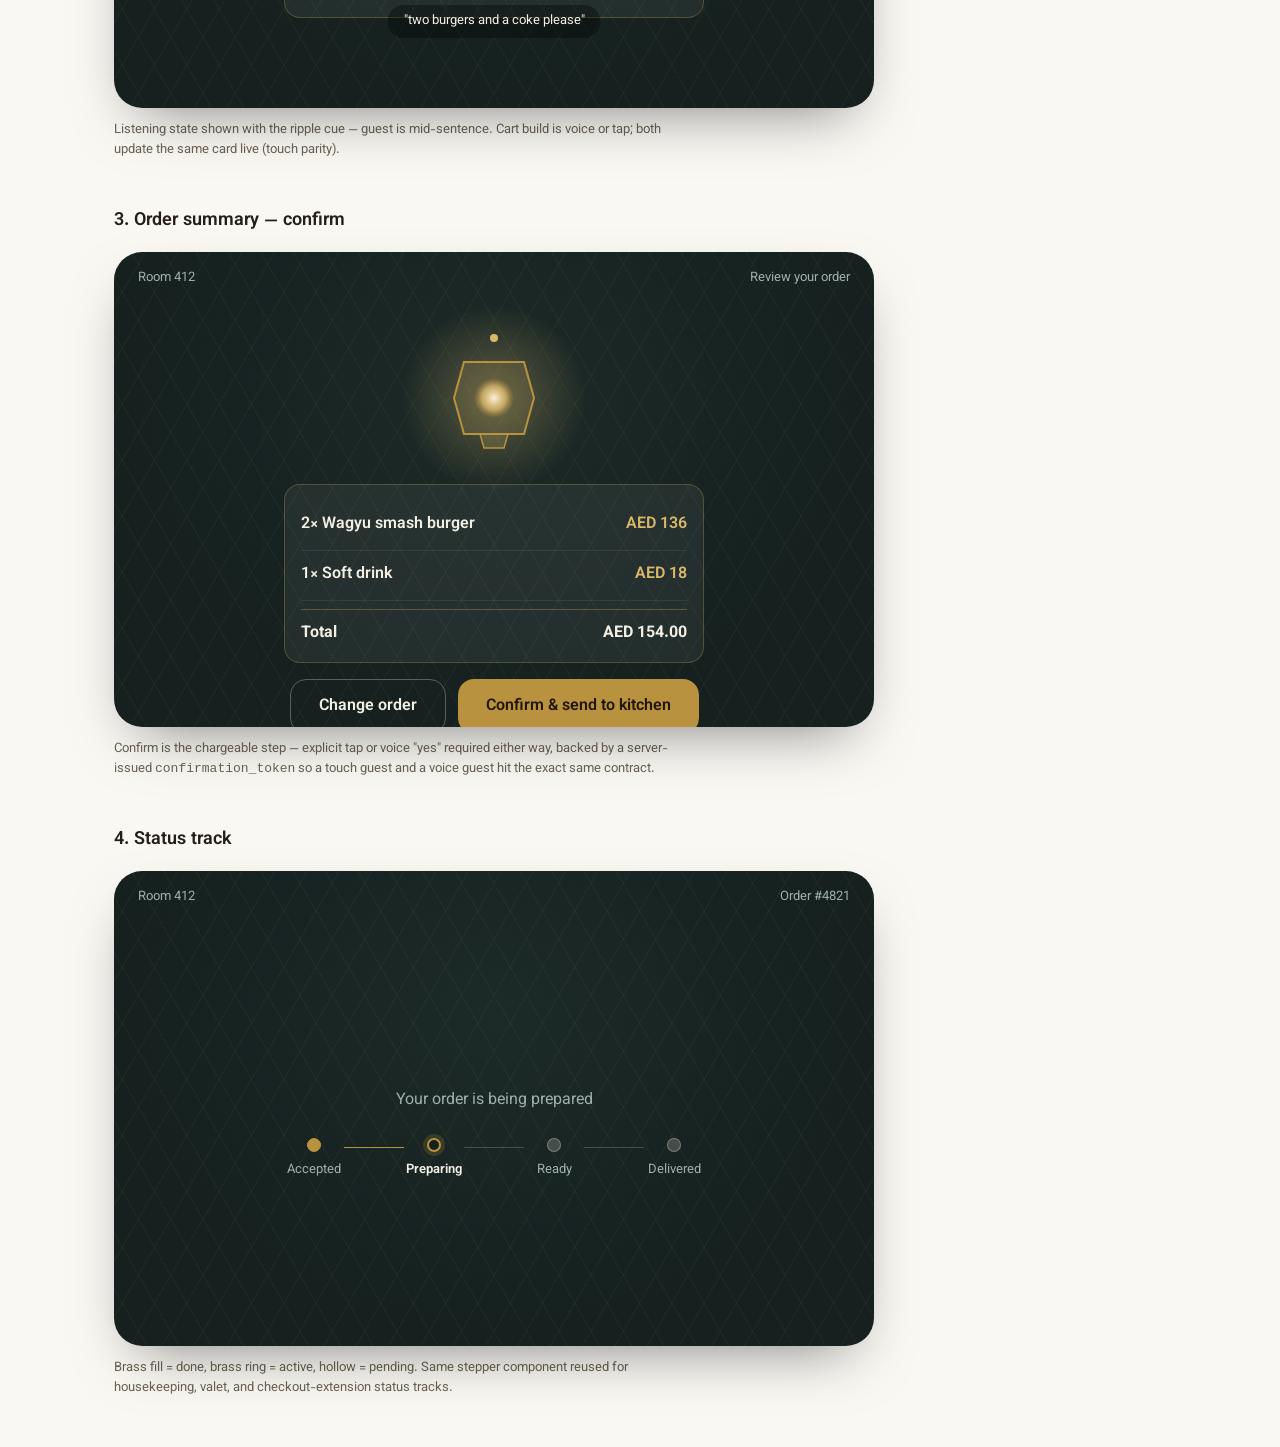
<file: mockups/html/dining.html>
<!doctype html>
<html lang="en">
<head>
<meta charset="utf-8">
<meta name="viewport" content="width=device-width, initial-scale=1">
<title>Kira Concierge — Hi-Fi Mockup: Dining</title>
<link rel="stylesheet" href="../tokens.css">
<style>
  .gallery-row { display: flex; gap: var(--sp-6); flex-wrap: wrap; align-items: flex-start; }
  .gallery-cell { background: var(--dusk-ink); border-radius: var(--radius-guest); padding: var(--sp-5); width: 160px; text-align: center; }
  .gallery-cell .lantern-wrap { width: 72px; height: 96px; margin: 0 auto var(--sp-3); }
  .gallery-cell .lantern-ring { width: 72px; height: 72px; }
  .gallery-cell .avatar-caption { color: var(--ink-on-dark); font-weight: 600; }
  .gallery-cell p { font-size: 12px; color: var(--muted-on-dark); margin-top: var(--sp-1); }
  .subtitle-bar { position: absolute; bottom: 70px; left: 50%; transform: translateX(-50%); z-index: 2;
    background: rgba(0,0,0,.35); padding: 6px 16px; border-radius: 999px; font-size: var(--fs-small); max-width: 80%; text-align: center; }
</style>
</head>
<body>
  <div class="page-header">
    <h1>Dining — Hi-Fi Mockup</h1>
    <p>Guest tablet, dining flow — the first visual design pass, applying the Kira design system (palette, typography, avatar) to the wireframe layout.</p>
  </div>
  <nav class="flow-nav">
    <a href="dining.html" class="current">Dining</a>
    <span style="color:var(--muted-on-sand)">· housekeeping, checkout extension, valet, staff apps, and the admin dashboard are in progress using this same system</span>
  </nav>

  <!-- Avatar state gallery -->
  <section class="screen-block">
    <h2>The Lantern — avatar states</h2>
    <div class="gallery-row">
      <div class="gallery-cell state-idle">
        <div class="lantern-wrap">
          <div class="lantern-glow"></div>
          <svg class="lantern-svg" viewBox="0 0 108 140">
            <circle cx="54" cy="10" r="4" fill="#d9b86a"/>
            <polygon points="24,34 84,34 94,70 84,106 24,106 14,70" fill="rgba(217,184,106,.12)" stroke="#b8923f" stroke-width="2"/>
            <polygon points="40,106 68,106 64,120 44,120" fill="rgba(217,184,106,.2)" stroke="#b8923f" stroke-width="1.5"/>
            <circle cx="54" cy="70" r="20" fill="url(#g1)"/>
            <defs><radialGradient id="g1"><stop offset="0%" stop-color="#fff3d6"/><stop offset="60%" stop-color="#d9b86a" stop-opacity=".8"/><stop offset="100%" stop-color="#b8923f" stop-opacity="0"/></radialGradient></defs>
          </svg>
        </div>
        <div class="avatar-caption">Idle</div>
        <p>Slow breathing pulse</p>
      </div>
      <div class="gallery-cell state-wake">
        <div class="lantern-wrap">
          <div class="lantern-glow"></div>
          <svg class="lantern-svg" viewBox="0 0 108 140">
            <circle cx="54" cy="10" r="4" fill="#d9b86a"/>
            <polygon points="24,34 84,34 94,70 84,106 24,106 14,70" fill="rgba(217,184,106,.16)" stroke="#d9b86a" stroke-width="2"/>
            <polygon points="40,106 68,106 64,120 44,120" fill="rgba(217,184,106,.2)" stroke="#b8923f" stroke-width="1.5"/>
            <circle cx="54" cy="70" r="22" fill="url(#g2)"/>
            <defs><radialGradient id="g2"><stop offset="0%" stop-color="#fff3d6"/><stop offset="60%" stop-color="#eac97a" stop-opacity=".9"/><stop offset="100%" stop-color="#b8923f" stop-opacity="0"/></radialGradient></defs>
          </svg>
        </div>
        <div class="avatar-caption">Wake</div>
        <p>Quick brighten + pop</p>
      </div>
      <div class="gallery-cell state-listening">
        <div class="lantern-wrap">
          <div class="lantern-ring"></div>
          <svg class="lantern-svg" viewBox="0 0 108 140">
            <circle cx="54" cy="10" r="4" fill="#d9b86a"/>
            <polygon points="24,34 84,34 94,70 84,106 24,106 14,70" fill="rgba(217,184,106,.12)" stroke="#b8923f" stroke-width="2"/>
            <polygon points="40,106 68,106 64,120 44,120" fill="rgba(217,184,106,.2)" stroke="#b8923f" stroke-width="1.5"/>
            <circle cx="54" cy="70" r="20" fill="url(#g3)"/>
            <defs><radialGradient id="g3"><stop offset="0%" stop-color="#fff3d6"/><stop offset="60%" stop-color="#d9b86a" stop-opacity=".8"/><stop offset="100%" stop-color="#b8923f" stop-opacity="0"/></radialGradient></defs>
          </svg>
        </div>
        <div class="avatar-caption">Listening</div>
        <p>Tight pulse + sound ripple</p>
      </div>
      <div class="gallery-cell state-thinking">
        <div class="lantern-wrap">
          <div class="lantern-glow"></div>
          <svg class="lantern-svg" viewBox="0 0 108 140">
            <circle cx="54" cy="10" r="4" fill="#d9b86a"/>
            <polygon points="24,34 84,34 94,70 84,106 24,106 14,70" fill="rgba(217,184,106,.12)" stroke="#b8923f" stroke-width="2"/>
            <polygon points="40,106 68,106 64,120 44,120" fill="rgba(217,184,106,.2)" stroke="#b8923f" stroke-width="1.5"/>
            <circle cx="54" cy="70" r="20" fill="url(#g4)"/>
            <defs><radialGradient id="g4"><stop offset="0%" stop-color="#fff3d6"/><stop offset="60%" stop-color="#d9b86a" stop-opacity=".8"/><stop offset="100%" stop-color="#b8923f" stop-opacity="0"/></radialGradient></defs>
          </svg>
        </div>
        <div class="avatar-caption">Thinking</div>
        <p>Slow colour drift, never frozen</p>
      </div>
      <div class="gallery-cell state-speaking">
        <div class="lantern-wrap">
          <div class="lantern-glow"></div>
          <svg class="lantern-svg" viewBox="0 0 108 140">
            <circle cx="54" cy="10" r="4" fill="#d9b86a"/>
            <polygon points="24,34 84,34 94,70 84,106 24,106 14,70" fill="rgba(217,184,106,.12)" stroke="#b8923f" stroke-width="2"/>
            <polygon points="40,106 68,106 64,120 44,120" fill="rgba(217,184,106,.2)" stroke="#b8923f" stroke-width="1.5"/>
            <circle cx="54" cy="70" r="20" fill="url(#g5)"/>
            <defs><radialGradient id="g5"><stop offset="0%" stop-color="#fff3d6"/><stop offset="60%" stop-color="#d9b86a" stop-opacity=".8"/><stop offset="100%" stop-color="#b8923f" stop-opacity="0"/></radialGradient></defs>
          </svg>
        </div>
        <div class="avatar-caption">Speaking</div>
        <p>Rhythmic pulse, no lip-sync needed</p>
      </div>
    </div>
    <p class="state-note">Form: an abstracted hanging lantern, not a face or a generic glowing orb — ties the one AI-native element in the room to the hospitality material language around it. Final art commissioned per the avatar design brief; this is motion/placement proof, not final linework.</p>
  </section>

  <!-- Screen 1: Idle -->
  <section class="screen-block">
    <h2>1. Idle</h2>
    <div class="tablet-frame">
      <div class="tablet-topbar"><span>Room 412</span><span>9:41 PM · 24°C, clear</span></div>
      <div class="tablet-body state-idle">
        <div class="lantern-wrap">
          <div class="lantern-glow"></div>
          <svg class="lantern-svg" viewBox="0 0 108 140">
            <circle cx="54" cy="10" r="4" fill="#d9b86a"/>
            <polygon points="24,34 84,34 94,70 84,106 24,106 14,70" fill="rgba(217,184,106,.12)" stroke="#b8923f" stroke-width="2"/>
            <polygon points="40,106 68,106 64,120 44,120" fill="rgba(217,184,106,.2)" stroke="#b8923f" stroke-width="1.5"/>
            <circle cx="54" cy="70" r="20" fill="url(#gi)"/>
            <defs><radialGradient id="gi"><stop offset="0%" stop-color="#fff3d6"/><stop offset="60%" stop-color="#d9b86a" stop-opacity=".8"/><stop offset="100%" stop-color="#b8923f" stop-opacity="0"/></radialGradient></defs>
          </svg>
        </div>
        <p class="avatar-sub">Hey Kira, or tap to begin</p>
      </div>
    </div>
    <p class="state-note">Centre-aligned, dark, mostly empty — this is a bedside object at night, not a dashboard. The lattice texture behind the lantern is a 4% line pattern, visible only on close inspection.</p>
  </section>

  <!-- Screen 2: Menu browse -->
  <section class="screen-block">
    <h2>2. Menu browse</h2>
    <div class="tablet-frame" style="position:relative;">
      <div class="tablet-topbar"><span>Room 412</span><span>In-room dining</span></div>
      <div class="tablet-body state-listening">
        <div class="subtitle-bar">"two burgers and a coke please"</div>
        <div class="guest-card">
          <div class="menu-item">
            <div><div class="menu-item-name">Wagyu smash burger</div><div class="menu-item-tag">contains gluten, dairy</div></div>
            <div class="menu-item-price">AED 68</div>
          </div>
          <div class="menu-item">
            <div><div class="menu-item-name">Chicken shawarma plate</div><div class="menu-item-tag">contains gluten</div></div>
            <div class="menu-item-price">AED 54</div>
          </div>
          <div class="menu-item">
            <div><div class="menu-item-name">Soft drink</div><div class="menu-item-tag">Coke, Sprite, Fanta</div></div>
            <div class="menu-item-price">AED 18</div>
          </div>
        </div>
      </div>
    </div>
    <p class="state-note">Listening state shown with the ripple cue — guest is mid-sentence. Cart build is voice or tap; both update the same card live (touch parity).</p>
  </section>

  <!-- Screen 3: Order summary / confirm -->
  <section class="screen-block">
    <h2>3. Order summary — confirm</h2>
    <div class="tablet-frame">
      <div class="tablet-topbar"><span>Room 412</span><span>Review your order</span></div>
      <div class="tablet-body state-speaking">
        <div class="lantern-wrap">
          <div class="lantern-glow"></div>
          <svg class="lantern-svg" viewBox="0 0 108 140">
            <circle cx="54" cy="10" r="4" fill="#d9b86a"/>
            <polygon points="24,34 84,34 94,70 84,106 24,106 14,70" fill="rgba(217,184,106,.12)" stroke="#b8923f" stroke-width="2"/>
            <polygon points="40,106 68,106 64,120 44,120" fill="rgba(217,184,106,.2)" stroke="#b8923f" stroke-width="1.5"/>
            <circle cx="54" cy="70" r="20" fill="url(#gs)"/>
            <defs><radialGradient id="gs"><stop offset="0%" stop-color="#fff3d6"/><stop offset="60%" stop-color="#d9b86a" stop-opacity=".8"/><stop offset="100%" stop-color="#b8923f" stop-opacity="0"/></radialGradient></defs>
          </svg>
        </div>
        <div class="guest-card">
          <div class="menu-item"><div class="menu-item-name">2× Wagyu smash burger</div><div class="menu-item-price">AED 136</div></div>
          <div class="menu-item"><div class="menu-item-name">1× Soft drink</div><div class="menu-item-price">AED 18</div></div>
          <div class="order-total-row"><span>Total</span><span>AED 154.00</span></div>
        </div>
        <div style="display:flex; gap: var(--sp-3);">
          <button class="btn btn-ghost-dark">Change order</button>
          <button class="btn btn-brass">Confirm &amp; send to kitchen</button>
        </div>
      </div>
    </div>
    <p class="state-note">Confirm is the chargeable step — explicit tap or voice "yes" required either way, backed by a server-issued <code>confirmation_token</code> so a touch guest and a voice guest hit the exact same contract.</p>
  </section>

  <!-- Screen 4: Status track -->
  <section class="screen-block">
    <h2>4. Status track</h2>
    <div class="tablet-frame">
      <div class="tablet-topbar"><span>Room 412</span><span>Order #4821</span></div>
      <div class="tablet-body state-idle">
        <p class="avatar-sub" style="margin-bottom: var(--sp-2);">Your order is being prepared</p>
        <div class="g-stepper">
          <div class="g-step"><div class="g-dot done"></div><div class="g-label">Accepted</div></div>
          <div class="g-line done"></div>
          <div class="g-step"><div class="g-dot active"></div><div class="g-label active">Preparing</div></div>
          <div class="g-line"></div>
          <div class="g-step"><div class="g-dot"></div><div class="g-label">Ready</div></div>
          <div class="g-line"></div>
          <div class="g-step"><div class="g-dot"></div><div class="g-label">Delivered</div></div>
        </div>
      </div>
    </div>
    <p class="state-note">Brass fill = done, brass ring = active, hollow = pending. Same stepper component reused for housekeeping, valet, and checkout-extension status tracks.</p>
  </section>
</body>
</html>
</file>
<file: mockups/tokens.css>
/* Kira Concierge — Hi-Fi Design Tokens
   One typographic voice (Vazirmatn, Latin+Arabic) across guest/staff/admin.
   Color named after hotel materials (brass, lantern, lagoon, sand) not generic UI hues. */

@import url('https://fonts.googleapis.com/css2?family=Vazirmatn:wght@400;500;600;700;800&display=swap');

:root {
  /* Color */
  --dusk-ink: #15201f;
  --dusk-ink-2: #1c2a28;
  --sand: #ede6d8;
  --sand-2: #e3dac8;
  --paper: #faf8f3;
  --brass: #b8923f;
  --brass-deep: #8f6b22;
  --brass-soft: #d9b86a;
  --lagoon: #2f4858;
  --lagoon-deep: #1f323d;
  --ink-on-sand: #241f16;
  --ink-on-dark: #f4efe3;
  --muted-on-dark: #9fb0ab;
  --muted-on-sand: #6b6354;

  --ok: #5b7a63;
  --warn: #a67c3d;
  --err: #8b4a3d;

  /* Type */
  --font: 'Vazirmatn', 'Noto Sans Arabic', sans-serif;
  --fs-display: clamp(2rem, 4vw, 3rem);
  --fs-h1: 1.5rem;
  --fs-h2: 1.125rem;
  --fs-body: 1rem;
  --fs-small: 0.8125rem;
  --lh-body: 1.55;

  /* Shape — radius encodes guest (soft) vs tool (tight) hierarchy */
  --radius-guest: 28px;
  --radius-guest-sm: 16px;
  --radius-tool: 6px;
  --radius-tool-sm: 4px;

  /* Spacing */
  --sp-1: 4px;
  --sp-2: 8px;
  --sp-3: 12px;
  --sp-4: 16px;
  --sp-5: 24px;
  --sp-6: 32px;
  --sp-7: 48px;
}

* { box-sizing: border-box; }
body {
  font-family: var(--font);
  margin: 0;
  color: var(--ink-on-sand);
  background: var(--paper);
  line-height: var(--lh-body);
}
h1, h2, h3, p { margin: 0; }

/* ---------- Mockup page chrome (not part of the product UI) ---------- */
.page-header {
  max-width: 1100px;
  margin: 0 auto;
  padding: var(--sp-6) var(--sp-5) var(--sp-4);
}
.page-header h1 { font-size: var(--fs-h1); font-weight: 700; }
.page-header p { color: var(--muted-on-sand); margin-top: var(--sp-2); max-width: 640px; }
.flow-nav {
  max-width: 1100px;
  margin: 0 auto;
  padding: 0 var(--sp-5) var(--sp-5);
  display: flex;
  gap: var(--sp-4);
  flex-wrap: wrap;
  font-size: var(--fs-small);
}
.flow-nav a { color: var(--lagoon); text-decoration: none; border-bottom: 1px solid transparent; }
.flow-nav a:hover { border-bottom-color: var(--brass); }
.flow-nav a.current { color: var(--brass-deep); font-weight: 600; }
.screen-block {
  max-width: 1100px;
  margin: 0 auto var(--sp-7);
  padding: 0 var(--sp-5);
}
.screen-block h2 { font-size: var(--fs-h2); font-weight: 600; margin-bottom: var(--sp-4); }
.state-note {
  max-width: 560px;
  margin-top: var(--sp-3);
  font-size: var(--fs-small);
  color: var(--muted-on-sand);
}
.state-note a { color: var(--lagoon); }

/* ---------- Guest tablet frame ---------- */
.tablet-frame {
  width: 760px;
  max-width: 100%;
  aspect-ratio: 16/10;
  background: radial-gradient(ellipse at 50% 30%, var(--dusk-ink-2), var(--dusk-ink) 70%);
  border-radius: var(--radius-guest);
  position: relative;
  overflow: hidden;
  display: flex;
  flex-direction: column;
  align-items: center;
  color: var(--ink-on-dark);
  box-shadow: 0 24px 60px -24px rgba(0,0,0,.5);
}
/* mashrabiya lattice texture — faint repeating line pattern, not illustration */
.tablet-frame::before {
  content: "";
  position: absolute; inset: 0;
  background-image:
    repeating-linear-gradient(60deg, rgba(217,184,106,.05) 0 1px, transparent 1px 28px),
    repeating-linear-gradient(-60deg, rgba(217,184,106,.05) 0 1px, transparent 1px 28px);
  pointer-events: none;
}
.tablet-topbar {
  position: relative; z-index: 1;
  width: 100%;
  display: flex; justify-content: space-between;
  padding: var(--sp-4) var(--sp-5);
  font-size: var(--fs-small);
  color: var(--muted-on-dark);
}
.tablet-body {
  position: relative; z-index: 1;
  flex: 1; width: 100%;
  display: flex; flex-direction: column; align-items: center; justify-content: center;
  gap: var(--sp-4);
  padding: var(--sp-5);
  text-align: center;
}

/* ---------- The Lantern (avatar) ---------- */
.lantern-wrap { width: 108px; height: 140px; position: relative; }
.lantern-glow {
  position: absolute; inset: -40px;
  background: radial-gradient(circle, rgba(217,184,106,.35), transparent 65%);
  border-radius: 50%;
  filter: blur(2px);
}
.lantern-svg { position: relative; width: 100%; height: 100%; }
.lantern-ring {
  position: absolute; left: 50%; top: 50%;
  width: 108px; height: 108px;
  border: 1px solid rgba(217,184,106,.5);
  border-radius: 50%;
  transform: translate(-50%,-50%) scale(1);
  opacity: 0;
}

@keyframes breathe { 0%,100% { transform: scale(1); opacity: .85; } 50% { transform: scale(1.04); opacity: 1; } }
@keyframes pop { 0% { transform: scale(.9); opacity: .6; } 60% { transform: scale(1.08); } 100% { transform: scale(1); opacity: 1; } }
@keyframes listen-pulse { 0%,100% { transform: scale(1); } 50% { transform: scale(1.07); } }
@keyframes ripple { 0% { transform: translate(-50%,-50%) scale(.9); opacity: .6; } 100% { transform: translate(-50%,-50%) scale(1.6); opacity: 0; } }
@keyframes think-drift { 0%,100% { filter: hue-rotate(0deg) brightness(1); } 50% { filter: hue-rotate(8deg) brightness(1.1); } }
@keyframes talk { 0%,100% { transform: scaleY(1); } 25% { transform: scaleY(.92); } 50% { transform: scaleY(1.05); } 75% { transform: scaleY(.96); } }

.state-idle .lantern-svg { animation: breathe 4s ease-in-out infinite; }
.state-wake .lantern-svg { animation: pop .5s ease-out; }
.state-listening .lantern-svg { animation: listen-pulse 1.1s ease-in-out infinite; }
.state-listening .lantern-ring { animation: ripple 1.6s ease-out infinite; }
.state-thinking .lantern-svg { animation: think-drift 2.2s ease-in-out infinite; }
.state-speaking .lantern-svg { animation: talk 0.9s ease-in-out infinite; }

.avatar-caption { font-size: var(--fs-small); color: var(--muted-on-dark); letter-spacing: .01em; }
.avatar-greeting { font-size: var(--fs-display); font-weight: 800; }
.avatar-sub { color: var(--muted-on-dark); font-size: var(--fs-body); }

/* ---------- Guest UI components ---------- */
.btn {
  font-family: var(--font);
  font-size: var(--fs-body);
  font-weight: 600;
  border: none;
  cursor: pointer;
  padding: 14px 28px;
  border-radius: var(--radius-guest-sm);
}
.btn-brass { background: var(--brass); color: #211704; }
.btn-brass:hover { background: var(--brass-soft); }
.btn-ghost-dark { background: transparent; color: var(--ink-on-dark); border: 1px solid rgba(244,239,227,.3); }

.guest-card {
  position: relative; z-index: 1;
  background: rgba(250,248,243,.06);
  border: 1px solid rgba(217,184,106,.25);
  border-radius: var(--radius-guest-sm);
  padding: var(--sp-4);
  width: 100%;
  max-width: 420px;
  text-align: left;
}
.menu-item { display: flex; justify-content: space-between; gap: var(--sp-3); padding: var(--sp-3) 0; border-bottom: 1px solid rgba(244,239,227,.08); }
.menu-item:last-child { border-bottom: none; }
.menu-item-name { font-weight: 600; }
.menu-item-tag { font-size: var(--fs-small); color: var(--muted-on-dark); }
.menu-item-price { font-weight: 600; color: var(--brass-soft); white-space: nowrap; }

.order-total-row { display: flex; justify-content: space-between; padding-top: var(--sp-3); margin-top: var(--sp-2); border-top: 1px solid rgba(217,184,106,.3); font-weight: 700; }

/* Status stepper — guest side, warm not clinical */
.g-stepper { display: flex; align-items: center; width: 100%; max-width: 420px; }
.g-step { display: flex; flex-direction: column; align-items: center; gap: var(--sp-2); flex: 1; }
.g-dot { width: 14px; height: 14px; border-radius: 50%; background: rgba(244,239,227,.2); border: 1px solid rgba(244,239,227,.3); }
.g-dot.done { background: var(--brass); border-color: var(--brass); }
.g-dot.active { background: var(--dusk-ink); border: 2px solid var(--brass); box-shadow: 0 0 0 4px rgba(184,146,63,.2); }
.g-line { flex: 1; height: 1px; background: rgba(244,239,227,.2); margin-bottom: 22px; }
.g-line.done { background: var(--brass); }
.g-label { font-size: var(--fs-small); color: var(--muted-on-dark); text-align: center; }
.g-label.active { color: var(--ink-on-dark); font-weight: 600; }

/* ---------- Staff / Admin shared shell (light, tool-like, tighter radius) ---------- */
.tool-frame {
  width: 100%; max-width: 980px;
  background: var(--sand);
  border: 1px solid rgba(36,31,22,.1);
  border-radius: var(--radius-tool);
  display: flex;
  min-height: 560px;
  overflow: hidden;
}
.tool-sidebar {
  width: 200px;
  background: var(--lagoon-deep);
  color: var(--ink-on-dark);
  padding: var(--sp-4);
}
.tool-sidebar .brand { font-weight: 700; margin-bottom: var(--sp-5); font-size: var(--fs-small); color: var(--brass-soft); letter-spacing: .02em; }
.tool-link { display: block; padding: var(--sp-2) var(--sp-3); border-radius: var(--radius-tool-sm); color: rgba(244,239,227,.75); font-size: var(--fs-small); margin-bottom: 2px; }
.tool-link.active { background: rgba(184,146,63,.18); color: var(--brass-soft); font-weight: 600; }
.tool-main { flex: 1; display: flex; flex-direction: column; background: var(--paper); }
.tool-topbar { padding: var(--sp-3) var(--sp-5); border-bottom: 1px solid rgba(36,31,22,.08); display: flex; justify-content: space-between; font-size: var(--fs-small); color: var(--muted-on-sand); }
.tool-content { padding: var(--sp-5); flex: 1; }

.data-table { width: 100%; border-collapse: collapse; font-size: var(--fs-small); }
.data-table th { text-align: left; font-weight: 600; color: var(--muted-on-sand); padding: var(--sp-2) var(--sp-3); border-bottom: 1px solid rgba(36,31,22,.12); }
.data-table td { padding: var(--sp-3); border-bottom: 1px solid rgba(36,31,22,.06); }
.badge { display: inline-block; padding: 2px 10px; border-radius: var(--radius-tool-sm); font-size: 12px; font-weight: 600; }
.badge-ok { background: rgba(91,122,99,.15); color: var(--ok); }
.badge-warn { background: rgba(166,124,61,.15); color: var(--warn); }
.badge-err { background: rgba(139,74,61,.15); color: var(--err); }

.btn-tool { font-family: var(--font); font-weight: 600; font-size: var(--fs-small); border: none; cursor: pointer; padding: 8px 16px; border-radius: var(--radius-tool-sm); }
.btn-tool-primary { background: var(--brass); color: #211704; }
.btn-tool-secondary { background: transparent; border: 1px solid rgba(36,31,22,.2); color: var(--ink-on-sand); }

.ticket-card { background: var(--paper); border: 1px solid rgba(36,31,22,.1); border-radius: var(--radius-tool); padding: var(--sp-3); margin-bottom: var(--sp-3); }
.ticket-room { font-weight: 700; font-size: var(--fs-small); }
.ticket-meta { font-size: 12px; color: var(--muted-on-sand); margin-top: 2px; }
</file>
<file: wireframes/wireframe.css>
:root {
  --ink: #2b2b2b;
  --muted: #767676;
  --line: #b5b5b5;
  --line-dashed: #c7c7c7;
  --bg-frame: #ffffff;
  --bg-page: #f2f2f0;
  --accent: #3a6ea5;
  --accent-bg: #eaf1f8;
  --warn: #b5492b;
  --warn-bg: #fbeae4;
  --good: #3c7a4e;
  --good-bg: #e9f4ec;
  --note: #b5492b;
}

* { box-sizing: border-box; }

body {
  margin: 0;
  background: var(--bg-page);
  color: var(--ink);
  font-family: -apple-system, "Segoe UI", Roboto, Arial, sans-serif;
  padding: 32px 24px 80px;
}

.page-header { max-width: 960px; margin: 0 auto 8px; }
.page-header h1 { margin: 0 0 4px; font-size: 22px; }
.page-header p { margin: 0; color: var(--muted); font-size: 14px; }

.flow-nav {
  max-width: 960px;
  margin: 0 auto 32px;
  display: flex;
  gap: 18px;
  font-size: 13px;
  border-bottom: 1px solid var(--line-dashed);
  padding-bottom: 10px;
}
.flow-nav a { color: var(--muted); text-decoration: none; padding: 4px 0; border-bottom: 2px solid transparent; }
.flow-nav a.current { color: var(--ink); font-weight: 600; border-color: var(--ink); }

.screen-block { max-width: 960px; margin: 0 auto 56px; }
.screen-block h2 { font-size: 15px; font-weight: 600; margin: 0 0 10px; }
.screen-block .state-note { font-size: 12.5px; color: var(--note); font-style: italic; margin: 10px 2px 0; }

.tablet-frame {
  display: flex;
  flex-direction: column;
  width: 960px;
  max-width: 100%;
  height: 560px;
  background: var(--bg-frame);
  border: 2px solid var(--ink);
  border-radius: 14px;
  overflow: hidden;
  box-shadow: 0 2px 10px rgba(0,0,0,0.08);
}

.nav-bar {
  display: flex;
  align-items: center;
  justify-content: space-between;
  padding: 10px 18px;
  border-bottom: 1px dashed var(--line-dashed);
  font-size: 12.5px;
  color: var(--muted);
  flex-shrink: 0;
}
.nav-bar .nav-left, .nav-bar .nav-right { display: flex; align-items: center; gap: 14px; }
.nav-chip { border: 1px solid var(--line); border-radius: 6px; padding: 3px 8px; }
.nav-emergency { border: 1px solid var(--warn); color: var(--warn); border-radius: 6px; padding: 3px 10px; font-weight: 600; }

.content-area { flex: 1; padding: 24px; overflow: auto; display: flex; flex-direction: column; }

.avatar-dock {
  display: flex;
  align-items: center;
  gap: 14px;
  padding: 12px 18px;
  border-top: 1px dashed var(--line-dashed);
  flex-shrink: 0;
}
.avatar-circle { width: 34px; height: 34px; border-radius: 50%; background: #e2e2e2; border: 1px solid var(--line); flex-shrink: 0; }
.avatar-dock .subtitle { font-size: 13px; color: var(--muted); font-style: italic; }

.btn { border: 1px solid var(--line); border-radius: 8px; padding: 10px 20px; font-size: 13.5px; background: #fff; color: var(--ink); }
.btn-primary { border-color: var(--accent); background: var(--accent-bg); color: var(--accent); font-weight: 600; }
.btn-secondary { color: var(--muted); }
.btn-row { display: flex; gap: 12px; justify-content: flex-end; margin-top: auto; padding-top: 16px; }
.btn-row.center { justify-content: center; }

.tabs-row { display: flex; gap: 8px; margin-bottom: 16px; font-size: 12.5px; align-items: center; }
.tab-chip { border: 1px solid var(--line); border-radius: 6px; padding: 4px 10px; color: var(--muted); }
.tab-chip.active { border-color: var(--ink); color: var(--ink); font-weight: 600; }
.cart-badge { margin-left: auto; font-size: 12.5px; color: var(--muted); }

.card-grid { display: grid; grid-template-columns: repeat(4, 1fr); gap: 14px; }
.card { border: 1px solid var(--line); border-radius: 8px; padding: 10px; font-size: 12.5px; }
.card .photo {
  background: #e9e9e9; border: 1px dashed var(--line); height: 64px; border-radius: 6px;
  display: flex; align-items: center; justify-content: center; color: var(--muted); font-size: 11px; margin-bottom: 8px;
}
.card .name { font-weight: 600; margin-bottom: 2px; }
.card .allergen { color: var(--warn); font-size: 11px; }
.card .row { display: flex; justify-content: space-between; align-items: center; margin-top: 6px; }
.add-btn {
  border: 1px solid var(--accent); color: var(--accent); border-radius: 6px; width: 22px; height: 22px;
  display: flex; align-items: center; justify-content: center; font-size: 13px; flex-shrink: 0;
}

.order-list { font-size: 13.5px; }
.order-row { display: flex; justify-content: space-between; padding: 6px 0; }
.order-row .qty { color: var(--muted); }
hr.divider { border: none; border-top: 1px dashed var(--line-dashed); margin: 8px 0; }
.totals-row { display: flex; justify-content: space-between; padding: 3px 0; font-size: 13px; color: var(--muted); }
.totals-row.total { color: var(--ink); font-weight: 600; font-size: 14.5px; padding-top: 6px; }

.stepper { display: flex; align-items: center; margin: 24px 0 8px; }
.step-circle { width: 22px; height: 22px; border-radius: 50%; border: 2px solid var(--line); background: #fff; flex-shrink: 0; }
.step-circle.done { border-color: var(--good); background: var(--good); }
.step-connector { flex: 1; height: 2px; background: var(--line); margin: 0 4px; }
.step-connector.done { background: var(--good); }
.step-labels { display: flex; font-size: 12px; color: var(--muted); margin-top: 6px; }
.step-labels span { flex: 1; text-align: center; }
.step-labels span:first-child { text-align: left; }
.step-labels span:last-child { text-align: right; }

.banner { border-radius: 8px; padding: 14px 18px; font-size: 14px; margin-bottom: 14px; }
.banner.good { background: var(--good-bg); color: var(--good); border: 1px solid var(--good); }
.banner.warn { background: var(--warn-bg); color: var(--warn); border: 1px solid var(--warn); }
.banner.pending { background: #f1f1ef; color: var(--muted); border: 1px dashed var(--line); text-align: center; }

.field-row { display: flex; align-items: center; gap: 12px; font-size: 13.5px; margin: 10px 0; }
.field-row .label { width: 160px; color: var(--muted); }
.field-row .value { font-weight: 600; }
.select-chip { border: 1px solid var(--line); border-radius: 6px; padding: 4px 10px; font-size: 13px; }

.quick-grid { display: flex; flex-wrap: wrap; gap: 10px; margin: 14px 0; }
.quick-btn { border: 1px solid var(--line); border-radius: 8px; padding: 10px 16px; font-size: 13px; }

.helper-text { font-size: 12.5px; color: var(--muted); margin-top: 4px; }

.index-list { max-width: 960px; margin: 24px auto; list-style: none; padding: 0; }
.index-list li { margin-bottom: 10px; }
.index-list a {
  display: block; border: 1px solid var(--line); border-radius: 8px; padding: 14px 18px;
  text-decoration: none; color: var(--ink); font-size: 15px; background: #fff;
}
.index-list a span { display: block; font-size: 12.5px; color: var(--muted); margin-top: 2px; font-weight: normal; }

.index-section { max-width: 960px; margin: 28px auto 0; }
.index-section h3 { font-size: 13px; color: var(--muted); text-transform: uppercase; letter-spacing: .04em; margin: 0 0 8px; }

/* ---- Phone frame (waiter / mobile staff) ---- */
.phone-frame {
  width: 340px;
  height: 620px;
  background: var(--bg-frame);
  border: 2px solid var(--ink);
  border-radius: 22px;
  overflow: hidden;
  display: flex;
  flex-direction: column;
  box-shadow: 0 2px 10px rgba(0,0,0,0.08);
}
.phone-status { padding: 8px 16px; font-size: 11px; color: var(--muted); border-bottom: 1px dashed var(--line-dashed); display: flex; justify-content: space-between; }
.phone-header { padding: 12px 16px; font-size: 14.5px; font-weight: 600; border-bottom: 1px dashed var(--line-dashed); }
.phone-content { flex: 1; padding: 14px; overflow: auto; display: flex; flex-direction: column; gap: 10px; }

/* ---- Desktop frame (kitchen KDS / front desk / admin) ---- */
.desktop-frame {
  width: 1100px;
  max-width: 100%;
  height: 640px;
  background: var(--bg-frame);
  border: 2px solid var(--ink);
  border-radius: 10px;
  overflow: hidden;
  display: flex;
  box-shadow: 0 2px 10px rgba(0,0,0,0.08);
}
.desktop-sidebar { width: 190px; flex-shrink: 0; border-right: 1px dashed var(--line-dashed); padding: 16px 12px; font-size: 13px; }
.desktop-sidebar .brand { font-weight: 600; font-size: 14px; margin-bottom: 18px; }
.sidebar-link { display: block; padding: 8px 10px; border-radius: 6px; color: var(--muted); margin-bottom: 4px; }
.sidebar-link.active { background: var(--accent-bg); color: var(--accent); font-weight: 600; }
.desktop-main { flex: 1; display: flex; flex-direction: column; min-width: 0; }
.desktop-topbar { padding: 10px 20px; border-bottom: 1px dashed var(--line-dashed); display: flex; justify-content: space-between; align-items: center; font-size: 13px; color: var(--muted); flex-shrink: 0; }
.desktop-content { flex: 1; padding: 20px; overflow: auto; }

/* ---- Kanban columns (kitchen KDS) ---- */
.kanban { display: flex; gap: 16px; height: 100%; }
.kanban-col { flex: 1; display: flex; flex-direction: column; min-width: 0; }
.kanban-col h4 { font-size: 12.5px; color: var(--muted); margin: 0 0 10px; text-transform: uppercase; letter-spacing: .03em; }
.kanban-col .count { color: var(--ink); font-weight: 600; }

.ticket-card { border: 1px solid var(--line); border-radius: 8px; padding: 10px 12px; font-size: 12.5px; margin-bottom: 10px; }
.ticket-card.urgent { border-color: var(--warn); }
.ticket-card .ticket-top { display: flex; justify-content: space-between; font-weight: 600; margin-bottom: 4px; }
.ticket-card .ticket-items { color: var(--muted); margin-bottom: 4px; }
.ticket-card .ticket-note { color: var(--note); font-style: italic; font-size: 11.5px; }

.sla-badge { font-size: 10.5px; padding: 2px 8px; border-radius: 10px; border: 1px solid var(--line); color: var(--muted); }
.sla-badge.ok { color: var(--good); border-color: var(--good); }
.sla-badge.warn { color: var(--warn); border-color: var(--warn); }

/* ---- Notification cards (waiter / concierge / valet) ---- */
.notif-card { border: 1px solid var(--line); border-radius: 10px; padding: 12px 14px; }
.notif-card .notif-top { display: flex; justify-content: space-between; font-weight: 600; font-size: 13.5px; }
.notif-card .notif-time { font-size: 11px; color: var(--muted); font-weight: normal; }
.notif-card .notif-body { font-size: 12.5px; color: var(--muted); margin-top: 4px; }
.notif-card .btn-row { margin-top: 10px; padding-top: 0; }

/* ---- Data table (admin lists) ---- */
.data-table { width: 100%; border-collapse: collapse; font-size: 13px; }
.data-table th { text-align: left; color: var(--muted); font-weight: 600; font-size: 11.5px; text-transform: uppercase; letter-spacing: .02em; border-bottom: 1px solid var(--line); padding: 8px 10px; }
.data-table td { padding: 9px 10px; border-bottom: 1px dashed var(--line-dashed); }
.data-table tr:last-child td { border-bottom: none; }

/* ---- Wizard steps ---- */
.wizard-steps { display: flex; gap: 8px; margin-bottom: 20px; font-size: 12px; flex-wrap: wrap; }
.wizard-step { padding: 6px 14px; border-radius: 14px; border: 1px solid var(--line); color: var(--muted); }
.wizard-step.active { border-color: var(--accent); color: var(--accent); font-weight: 600; }
.wizard-step.done { border-color: var(--good); color: var(--good); }

/* ---- Form rows ---- */
.form-row { display: flex; align-items: center; gap: 14px; margin-bottom: 12px; font-size: 13px; }
.form-row label { width: 150px; color: var(--muted); flex-shrink: 0; }
.form-input { border: 1px solid var(--line); border-radius: 6px; padding: 6px 10px; font-size: 13px; flex: 1; max-width: 280px; color: var(--ink); background: #fff; }

/* ---- Department chips ---- */
.dept-grid { display: flex; flex-wrap: wrap; gap: 10px; }
.dept-chip { border: 1px solid var(--line); border-radius: 8px; padding: 8px 14px; font-size: 12.5px; }
.dept-chip.off { opacity: .45; text-decoration: line-through; }

/* ---- Stat tiles (analytics) ---- */
.stat-grid { display: grid; grid-template-columns: repeat(4, 1fr); gap: 14px; margin-bottom: 20px; }
.stat-tile { border: 1px solid var(--line); border-radius: 8px; padding: 14px; }
.stat-tile .value { font-size: 22px; font-weight: 600; }
.stat-tile .label { font-size: 12px; color: var(--muted); margin-top: 2px; }

.bar-chart-placeholder {
  border: 1px dashed var(--line-dashed); border-radius: 8px; height: 160px;
  display: flex; align-items: flex-end; gap: 10px; padding: 14px;
}
.bar-chart-placeholder .bar { background: var(--accent-bg); border: 1px solid var(--accent); border-radius: 4px 4px 0 0; flex: 1; }

.panel-title { font-size: 15px; font-weight: 600; margin: 0 0 14px; }
.panel-actions { display: flex; justify-content: flex-end; gap: 10px; margin-top: 14px; }
</file>
